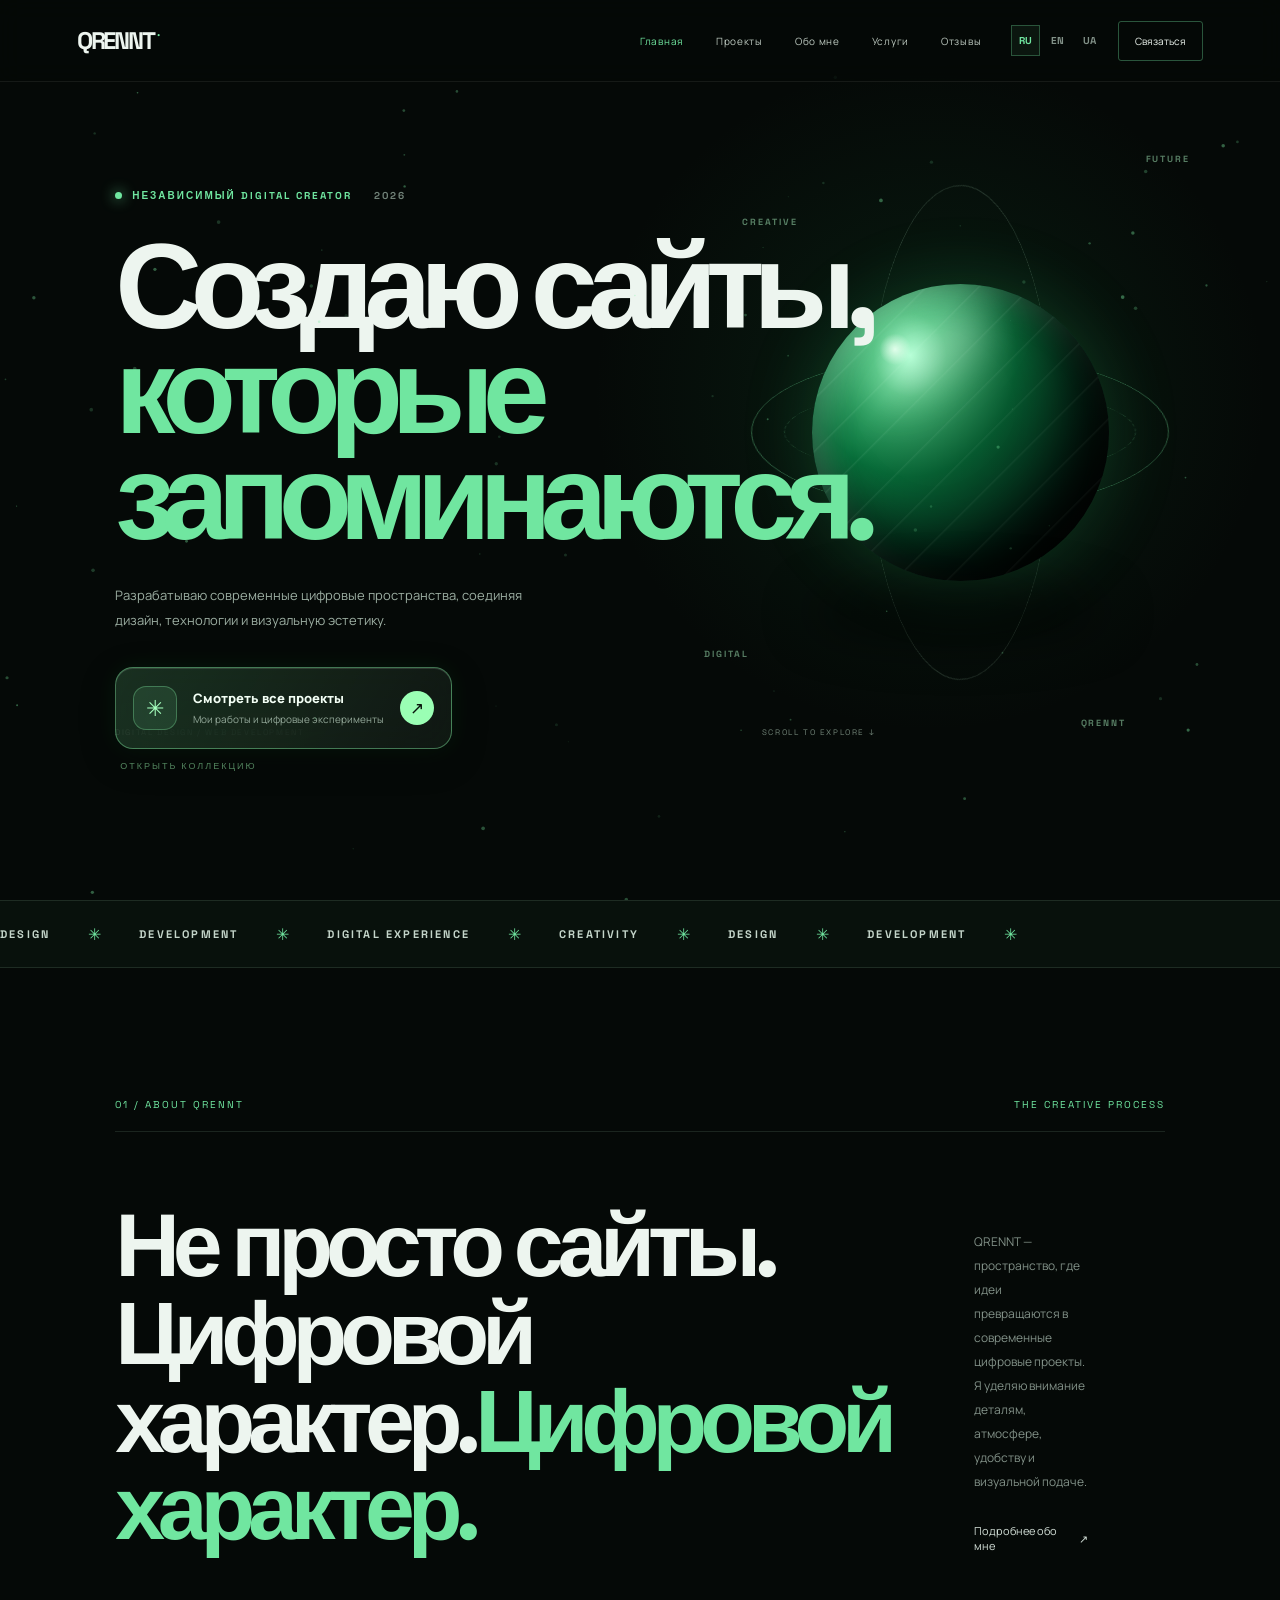
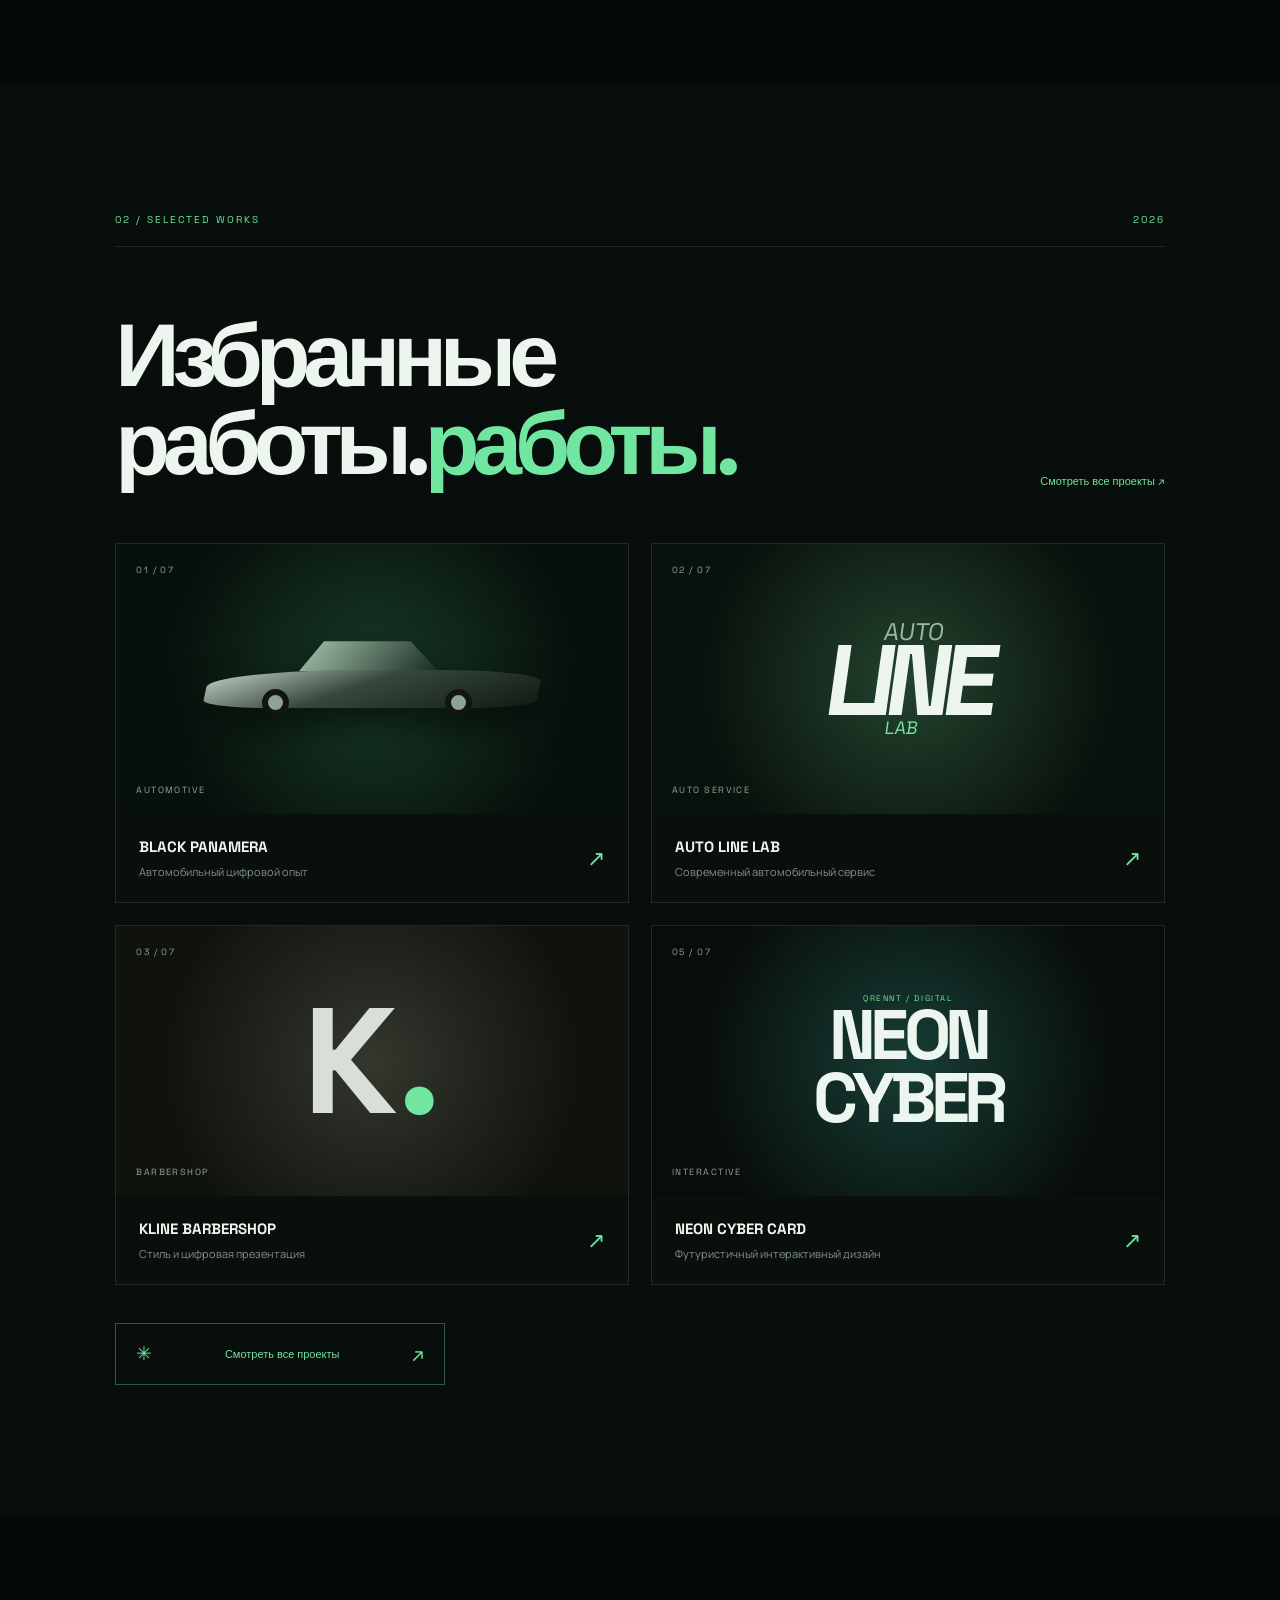
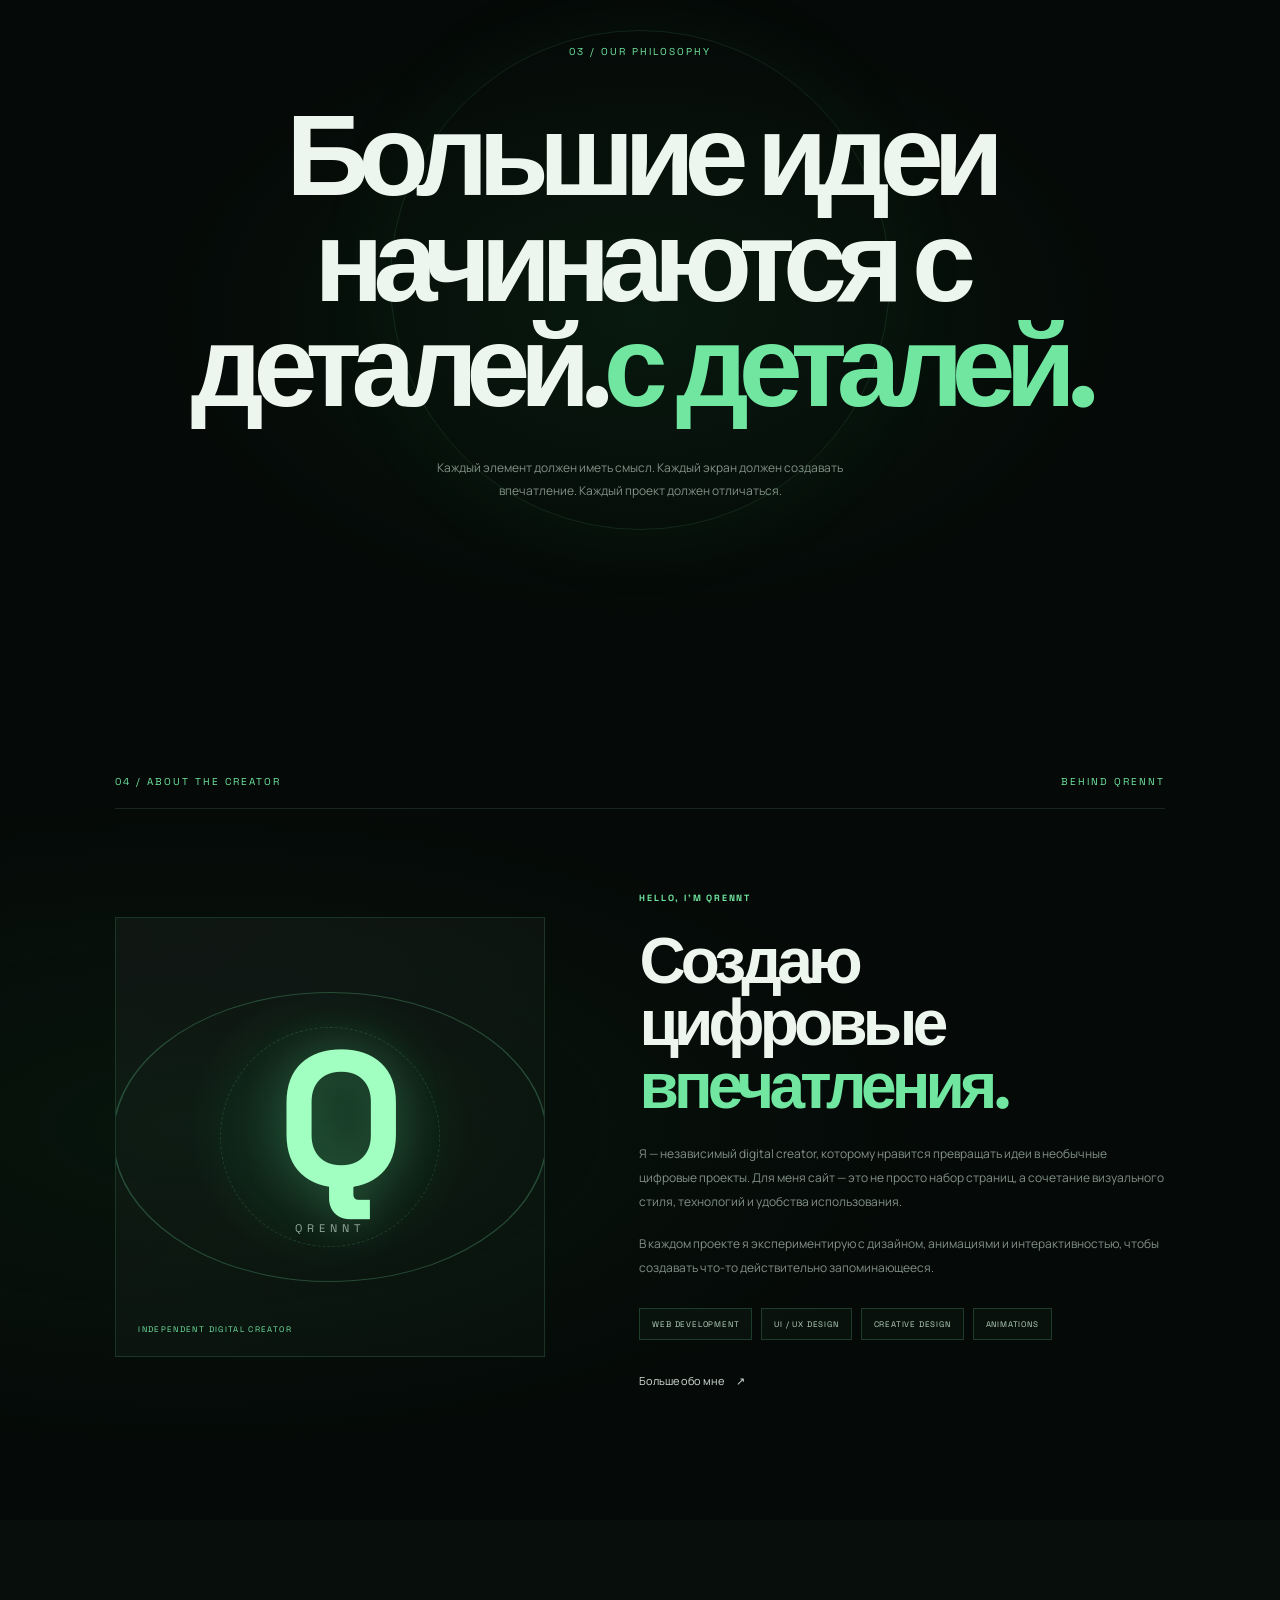
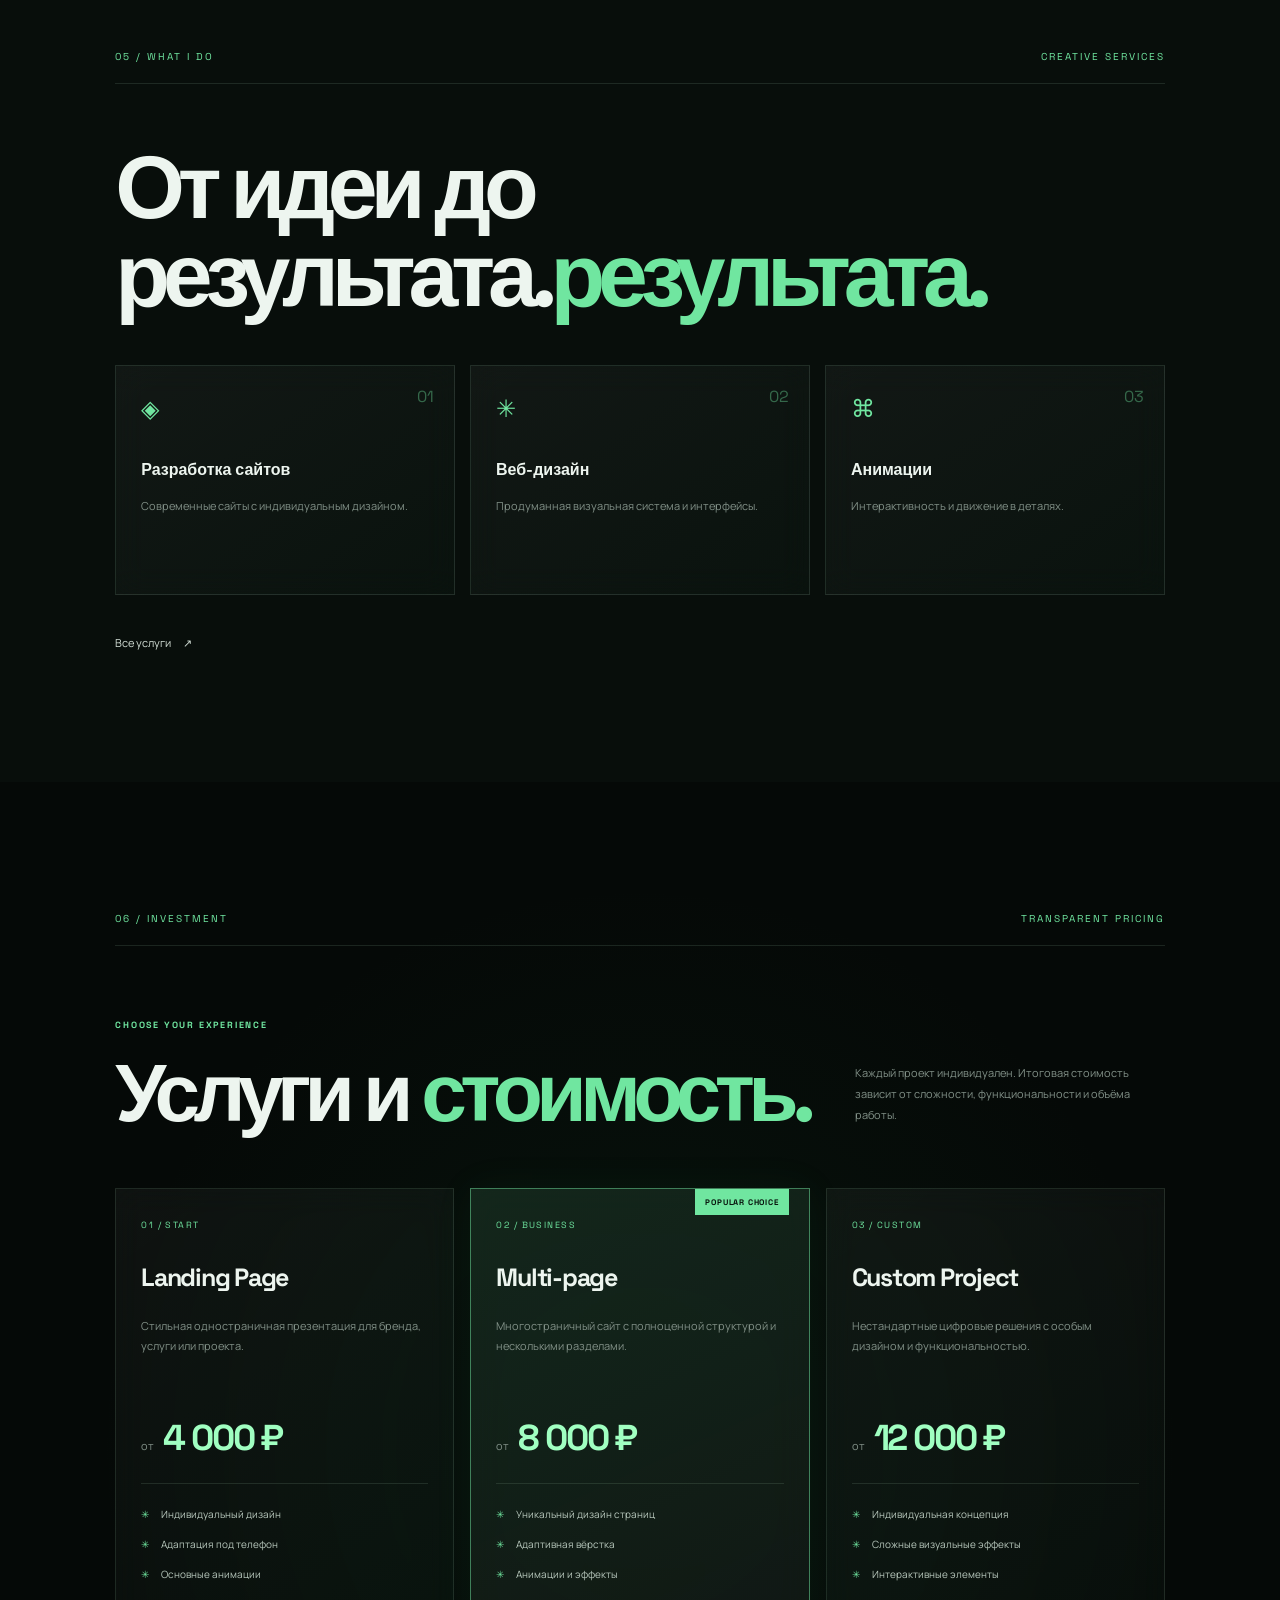
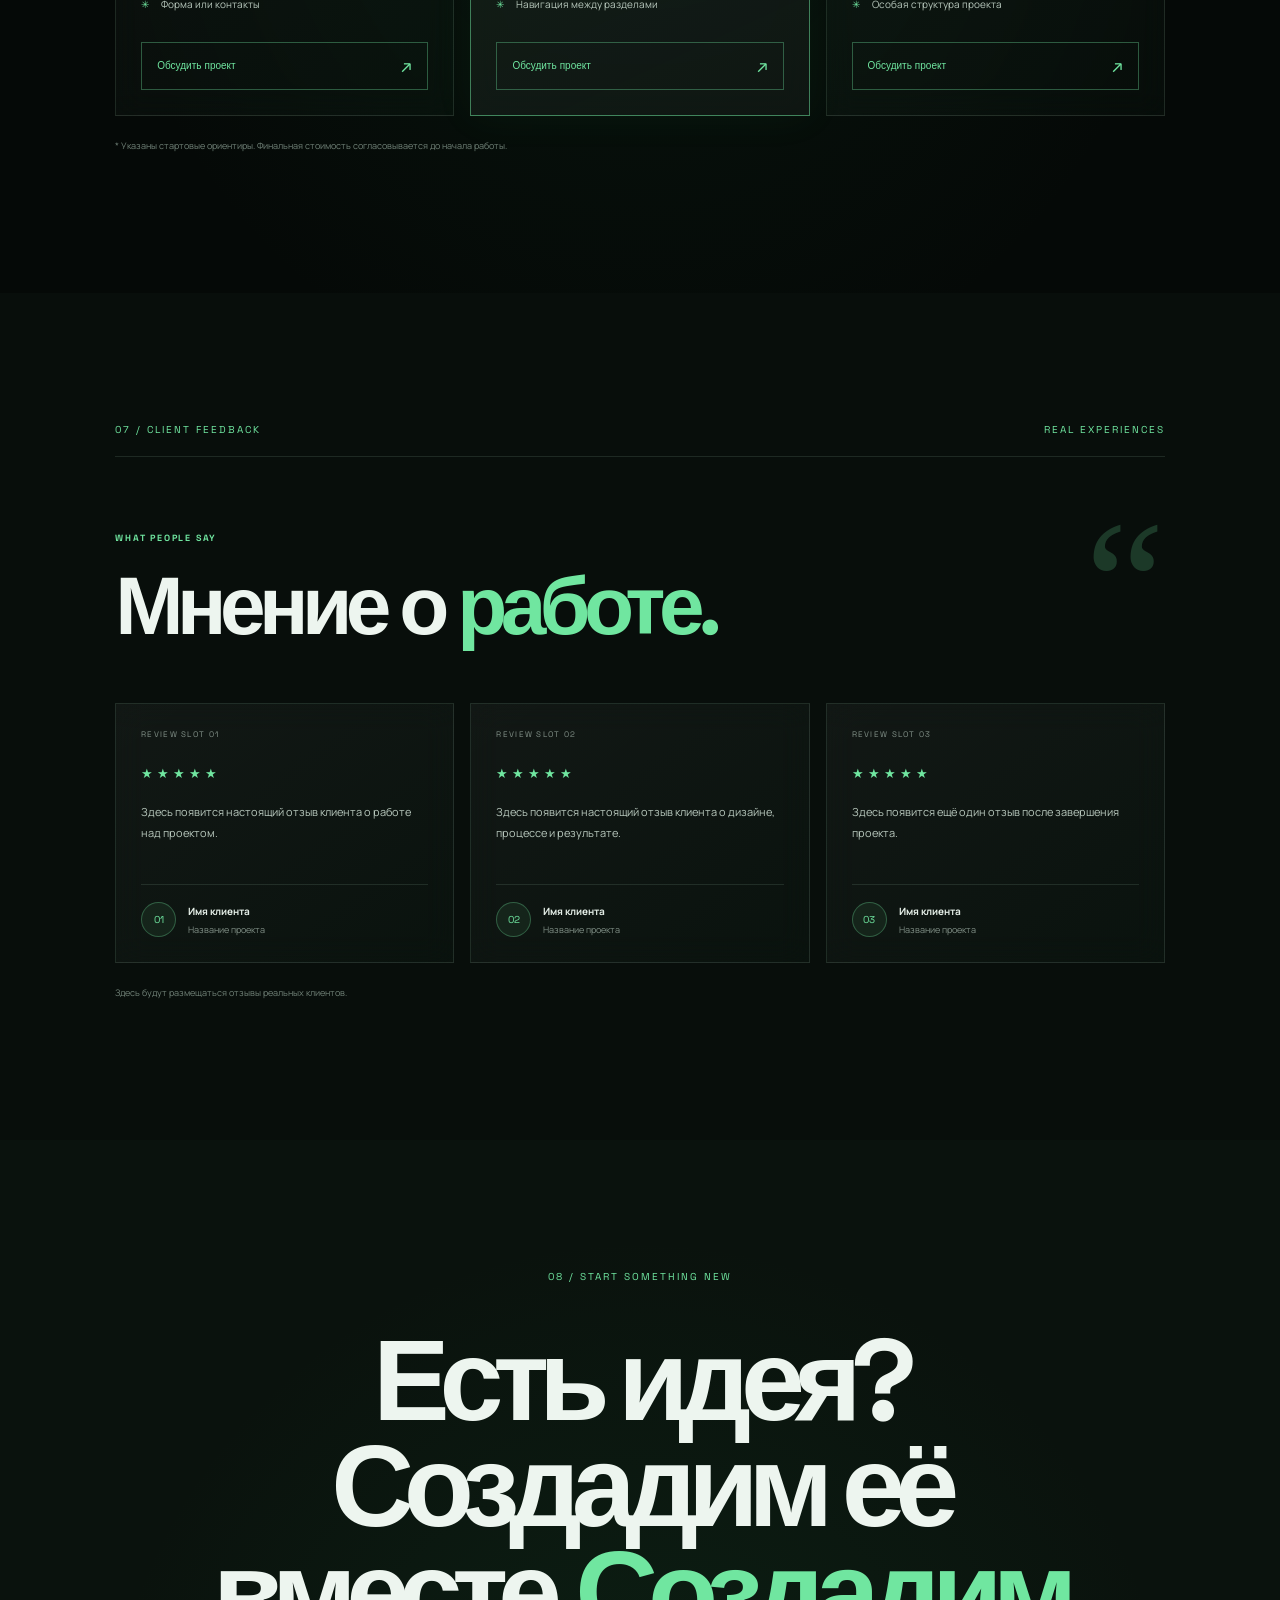
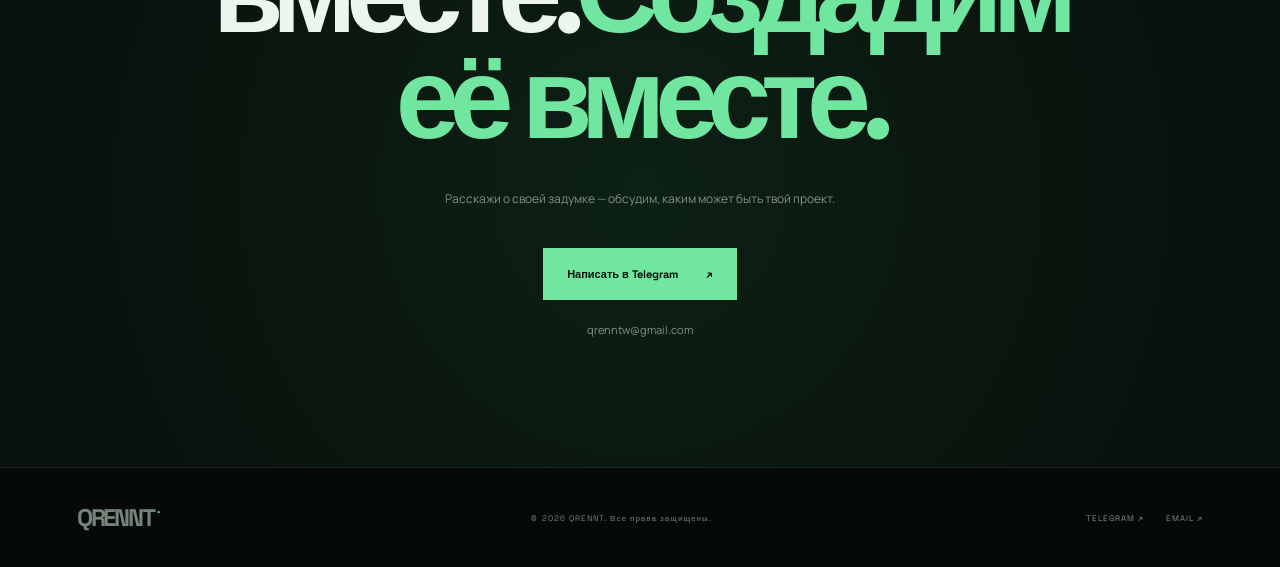
<file: index.html>
<!DOCTYPE html>
<html lang="ru">
  <link rel="stylesheet" href="symbols.css">
<head>
  <meta charset="UTF-8">
  <meta name="viewport" content="width=device-width, initial-scale=1.0">
  <meta name="theme-color" content="#050806">

  <title>QRENNT — Digital Experiences</title>
  <meta name="description" content="QRENNT — создание современных сайтов, цифрового дизайна и интерактивных проектов.">

  <link rel="preconnect" href="https://fonts.googleapis.com">
  <link rel="preconnect" href="https://fonts.gstatic.com" crossorigin>
  <link href="https://fonts.googleapis.com/css2?family=Manrope:wght@400;500;600;700;800&family=Space+Grotesk:wght@400;500;600;700&display=swap" rel="stylesheet">

  <link rel="stylesheet" href="style.css">
  <script src="script.js" defer></script>
</head>

<body>

  <canvas id="particles"></canvas>

  <div class="ambient ambient-one"></div>
  <div class="ambient ambient-two"></div>

  <!-- HEADER -->

  <header class="site-header">

    <a href="index.html" class="logo">
      QRENNT<span>.</span>
    </a>

    <button class="menu-toggle" id="menuToggle" aria-label="Открыть меню">
      <span></span>
      <span></span>
    </button>

    <nav class="nav" id="mainNav">
      <a href="index.html" class="active" data-i18n="navHome">Главная</a>
      <a href="projects.html" data-i18n="navProjects">Проекты</a>
      <a href="about.html" data-i18n="navAbout">Обо мне</a>
      <a href="services.html" data-i18n="navServices">Услуги</a>
      <a href="reviews.html" data-i18n="navReviews">Отзывы</a>
    </nav>

    <div class="header-right">

      <div class="language-switch">
        <button class="lang active" data-lang="ru">RU</button>
        <button class="lang" data-lang="en">EN</button>
        <button class="lang" data-lang="ua">UA</button>
      </div>

      <a
        href="https://t.me/qrennt_workich"
        target="_blank"
        rel="noopener"
        class="header-contact"
        data-i18n="contact"
      >
        Связаться ↗︎
      </a>

    </div>

  </header>


  <main>

    <!-- HERO -->

    <section class="hero">

      <div class="hero-content">

        <div class="hero-topline">
          <span class="status-dot"></span>
          <span data-i18n="eyebrow">INDEPENDENT DIGITAL CREATOR</span>
          <span class="hero-year">2026</span>
        </div>

        <h1>
          <span data-i18n="heroLine1">Создаю сайты,</span>
          <br>
          <span class="gradient-text" data-i18n="heroLine2">
            которые запоминаются.
          </span>
        </h1>

        <p class="hero-description" data-i18n="heroDescription">
          Разрабатываю современные цифровые пространства,
          соединяя дизайн, технологии и визуальную эстетику.
        </p>

        <div class="hero-project-action">

          <a href="projects.html" class="all-projects-button">

            <span class="button-icon">✳︎</span>

            <span class="button-text">
              <strong data-i18n="allProjects">
                Смотреть все проекты
              </strong>

              <small data-i18n="projectsSubtitle">
                Мои работы и цифровые эксперименты
              </small>
            </span>

            <span class="button-arrow">↗︎</span>

          </a>

          <span class="button-hint" data-i18n="clickToExplore">
            ОТКРЫТЬ КОЛЛЕКЦИЮ
          </span>

        </div>

        <div class="hero-bottom-info">
          <span data-i18n="location">DIGITAL DESIGN / WEB DEVELOPMENT</span>
          <span>SCROLL TO EXPLORE ↓</span>
        </div>

      </div>


      <!-- EMERALD OBJECT -->

      <div class="hero-visual">

        <div class="orb-scene">

          <div class="orb-ring ring-one"></div>
          <div class="orb-ring ring-two"></div>
          <div class="orb-ring ring-three"></div>

          <div class="orb-core">
            <div class="orb-highlight"></div>
            <div class="orb-inner"></div>
          </div>

          <div class="orb-shadow"></div>

        </div>

        <span class="floating-word floating-one">CREATIVE</span>
        <span class="floating-word floating-two">DIGITAL</span>
        <span class="floating-word floating-three">FUTURE</span>
        <span class="floating-word floating-four">QRENNT</span>

      </div>

    </section>


    <!-- MARQUEE -->

    <section class="marquee-section">

      <div class="marquee-track">
        <span>DESIGN</span>
        <i>✳︎</i>
        <span>DEVELOPMENT</span>
        <i>✳︎</i>
        <span>DIGITAL EXPERIENCE</span>
        <i>✳︎</i>
        <span>CREATIVITY</span>
        <i>✳︎</i>
        <span>DESIGN</span>
        <i>✳︎</i>
        <span>DEVELOPMENT</span>
        <i>✳︎</i>
      </div>

    </section>


    <!-- INTRO -->

    <section class="intro-section reveal">

      <div class="section-label">
        <span>01 / ABOUT QRENNT</span>
        <span>THE CREATIVE PROCESS</span>
      </div>

      <div class="intro-grid">

        <h2 data-i18n="introTitle">
          Не просто сайты.
          <span class="gradient-text">Цифровой характер.</span>
        </h2>

        <div class="intro-text">
          <p data-i18n="introText">
            QRENNT — пространство, где идеи превращаются
            в современные цифровые проекты. Я уделяю внимание
            деталям, атмосфере, удобству и визуальной подаче.
          </p>

          <a href="about.html" class="text-link">
            <span data-i18n="aboutMore">Подробнее обо мне</span>
            <span>↗︎</span>
          </a>
        </div>

      </div>

    </section>


    <!-- SELECTED PROJECTS -->

    <section class="featured-section" id="featured">

      <div class="section-label">
        <span>02 / SELECTED WORKS</span>
        <span>2026</span>
      </div>

      <div class="featured-heading">
        <h2 data-i18n="featuredTitle">
          Избранные <span class="gradient-text">работы.</span>
        </h2>

        <a href="projects.html" class="view-all-link">
          <span data-i18n="allProjects">Смотреть все проекты</span>
          <span>↗︎</span>
        </a>
      </div>


      <div class="featured-grid">

        <a href="projects/3d-car-site/index.html" class="featured-card reveal">
          <div class="featured-image featured-car">
            <span class="featured-number">01 / 07</span>
            <div class="mini-car">
              <div class="mini-car-window"></div>
              <div class="mini-car-body"></div>
              <div class="mini-wheel"></div>
              <div class="mini-wheel second-wheel"></div>
            </div>
            <span class="featured-category">AUTOMOTIVE</span>
          </div>

          <div class="featured-info">
            <div>
              <h3>BLACK PANAMERA</h3>
              <p data-i18n="featuredCar">Автомобильный цифровой опыт</p>
            </div>
            <span class="featured-arrow">↗︎</span>
          </div>
        </a>


        <a href="projects/AUTO-LINE-LAB/index.html" class="featured-card reveal">
          <div class="featured-image featured-auto">
            <span class="featured-number">02 / 07</span>
            <div class="auto-art">
              <span>AUTO</span>
              <strong>LINE</strong>
              <i>LAB</i>
            </div>
            <span class="featured-category">AUTO SERVICE</span>
          </div>

          <div class="featured-info">
            <div>
              <h3>AUTO LINE LAB</h3>
              <p data-i18n="featuredAuto">Современный автомобильный сервис</p>
            </div>
            <span class="featured-arrow">↗︎</span>
          </div>
        </a>


        <a href="projects/БАРБЕРШОП/index.html" class="featured-card reveal">
          <div class="featured-image featured-barber">
            <span class="featured-number">03 / 07</span>
            <div class="barber-art">K<span>.</span></div>
            <span class="featured-category">BARBERSHOP</span>
          </div>

          <div class="featured-info">
            <div>
              <h3>KLINE BARBERSHOP</h3>
              <p data-i18n="featuredBarber">Стиль и цифровая презентация</p>
            </div>
            <span class="featured-arrow">↗︎</span>
          </div>
        </a>


        <a href="projects/neon-cyber-card/index.html" class="featured-card reveal">
          <div class="featured-image featured-cyber">
            <span class="featured-number">05 / 07</span>
            <div class="cyber-art">
              <small>QRENNT / DIGITAL</small>
              <strong>NEON<br>CYBER</strong>
            </div>
            <span class="featured-category">INTERACTIVE</span>
          </div>

          <div class="featured-info">
            <div>
              <h3>NEON CYBER CARD</h3>
              <p data-i18n="featuredCyber">Футуристичный интерактивный дизайн</p>
            </div>
            <span class="featured-arrow">↗︎</span>
          </div>
        </a>

      </div>


      <a href="projects.html" class="all-projects-bottom">
        <span class="bottom-button-icon">✳︎</span>
        <span data-i18n="allProjects">Смотреть все проекты</span>
        <span class="bottom-button-arrow">↗︎</span>
      </a>

    </section>


    <!-- MANIFESTO -->

    <section class="manifesto-section reveal">

      <div class="manifesto-orb"></div>

      <span class="section-label">03 / OUR PHILOSOPHY</span>

      <h2 data-i18n="manifestoTitle">
        Большие идеи начинаются
        <span class="gradient-text">с деталей.</span>
      </h2>

      <p data-i18n="manifestoText">
        Каждый элемент должен иметь смысл.
        Каждый экран должен создавать впечатление.
        Каждый проект должен отличаться.
      </p>

    </section>


    <!-- ABOUT ME -->

    <section class="about-me-section reveal" id="about">

      <div class="section-label">
        <span>04 / ABOUT THE CREATOR</span>
        <span>BEHIND QRENNT</span>
      </div>

      <div class="about-me-grid">

        <div class="about-me-visual">
          <div class="about-orbit orbit-one"></div>
          <div class="about-orbit orbit-two"></div>

          <div class="about-monogram">
            <span>Q</span>
            <i>QRENNT</i>
          </div>

          <span class="about-visual-caption">INDEPENDENT DIGITAL CREATOR</span>
        </div>

        <div class="about-me-content">

          <span class="about-kicker">HELLO, I'M QRENNT</span>

          <h2>
            Создаю цифровые
            <span class="gradient-text">впечатления.</span>
          </h2>

          <p>
            Я — независимый digital creator, которому нравится
            превращать идеи в необычные цифровые проекты.
            Для меня сайт — это не просто набор страниц,
            а сочетание визуального стиля, технологий
            и удобства использования.
          </p>

          <p>
            В каждом проекте я экспериментирую с дизайном,
            анимациями и интерактивностью, чтобы создавать
            что-то действительно запоминающееся.
          </p>

          <div class="about-skills">
            <span>WEB DEVELOPMENT</span>
            <span>UI / UX DESIGN</span>
            <span>CREATIVE DESIGN</span>
            <span>ANIMATIONS</span>
          </div>

          <a href="about.html" class="text-link">
            <span>Больше обо мне</span>
            <span>↗︎</span>
          </a>

        </div>

      </div>

    </section>


    <!-- SERVICES PREVIEW -->

    <section class="services-preview reveal">

      <div class="section-label">
        <span>05 / WHAT I DO</span>
        <span>CREATIVE SERVICES</span>
      </div>

      <h2 data-i18n="servicesTitle">
        От идеи до <span class="gradient-text">результата.</span>
      </h2>

      <div class="service-mini-grid">

        <div class="service-mini glass-panel">
          <span class="service-icon">◈</span>
          <h3 data-i18n="serviceOne">Разработка сайтов</h3>
          <p data-i18n="serviceOneText">Современные сайты с индивидуальным дизайном.</p>
          <span class="service-index">01</span>
        </div>

        <div class="service-mini glass-panel">
          <span class="service-icon">✳︎</span>
          <h3 data-i18n="serviceTwo">Веб-дизайн</h3>
          <p data-i18n="serviceTwoText">Продуманная визуальная система и интерфейсы.</p>
          <span class="service-index">02</span>
        </div>

        <div class="service-mini glass-panel">
          <span class="service-icon">⌘</span>
          <h3 data-i18n="serviceThree">Анимации</h3>
          <p data-i18n="serviceThreeText">Интерактивность и движение в деталях.</p>
          <span class="service-index">03</span>
        </div>

      </div>

      <a href="services.html" class="text-link">
        <span data-i18n="allServices">Все услуги</span>
        <span>↗︎</span>
      </a>

    </section>


    <!-- PRICING -->

    <section class="pricing-section reveal" id="pricing">

      <div class="section-label">
        <span>06 / INVESTMENT</span>
        <span>TRANSPARENT PRICING</span>
      </div>

      <div class="pricing-heading">
        <div>
          <span class="pricing-kicker">CHOOSE YOUR EXPERIENCE</span>
          <h2>
            Услуги и
            <span class="gradient-text">стоимость.</span>
          </h2>
        </div>

        <p>
          Каждый проект индивидуален.
          Итоговая стоимость зависит от сложности,
          функциональности и объёма работы.
        </p>
      </div>

      <div class="pricing-grid">

        <article class="pricing-card glass-panel">

          <span class="pricing-number">01 / START</span>
          <h3>Landing Page</h3>

          <p class="pricing-description">
            Стильная одностраничная презентация
            для бренда, услуги или проекта.
          </p>

          <div class="pricing-price">
            <span>от</span>
            <strong>4 000 ₽</strong>
          </div>

          <ul>
            <li>Индивидуальный дизайн</li>
            <li>Адаптация под телефон</li>
            <li>Основные анимации</li>
            <li>Форма или контакты</li>
          </ul>

          <a href="https://t.me/qrennt_workich"
             target="_blank"
             rel="noopener"
             class="pricing-button">
            Обсудить проект <span>↗︎</span>
          </a>

        </article>


        <article class="pricing-card pricing-featured glass-panel">

          <span class="pricing-popular">POPULAR CHOICE</span>
          <span class="pricing-number">02 / BUSINESS</span>

          <h3>Multi-page</h3>

          <p class="pricing-description">
            Многостраничный сайт с полноценной
            структурой и несколькими разделами.
          </p>

          <div class="pricing-price">
            <span>от</span>
            <strong>8 000 ₽</strong>
          </div>

          <ul>
            <li>Уникальный дизайн страниц</li>
            <li>Адаптивная вёрстка</li>
            <li>Анимации и эффекты</li>
            <li>Навигация между разделами</li>
          </ul>

          <a href="https://t.me/qrennt_workich"
             target="_blank"
             rel="noopener"
             class="pricing-button">
            Обсудить проект <span>↗︎</span>
          </a>

        </article>


        <article class="pricing-card glass-panel">

          <span class="pricing-number">03 / CUSTOM</span>
          <h3>Custom Project</h3>

          <p class="pricing-description">
            Нестандартные цифровые решения
            с особым дизайном и функциональностью.
          </p>

          <div class="pricing-price">
            <span>от</span>
            <strong>12 000 ₽</strong>
          </div>

          <ul>
            <li>Индивидуальная концепция</li>
            <li>Сложные визуальные эффекты</li>
            <li>Интерактивные элементы</li>
            <li>Особая структура проекта</li>
          </ul>

          <a href="https://t.me/qrennt_workich"
             target="_blank"
             rel="noopener"
             class="pricing-button">
            Обсудить проект <span>↗︎</span>
          </a>

        </article>

      </div>

      <p class="pricing-note">
        * Указаны стартовые ориентиры. Финальная стоимость
        согласовывается до начала работы.
      </p>

    </section>


    <!-- REVIEWS -->

    <section class="reviews-section reveal" id="reviews">

      <div class="section-label">
        <span>07 / CLIENT FEEDBACK</span>
        <span>REAL EXPERIENCES</span>
      </div>

      <div class="reviews-heading">
        <div>
          <span class="pricing-kicker">WHAT PEOPLE SAY</span>
          <h2>
            Мнение о
            <span class="gradient-text">работе.</span>
          </h2>
        </div>

        <span class="reviews-symbol">“</span>
      </div>

      <div class="reviews-grid">

        <article class="review-card glass-panel">
          <span class="review-status">REVIEW SLOT 01</span>
          <div class="review-stars">★︎★︎★︎★︎★︎</div>

          <p>
            Здесь появится настоящий отзыв клиента
            о работе над проектом.
          </p>

          <div class="review-author">
            <div class="review-avatar">01</div>
            <div>
              <strong>Имя клиента</strong>
              <span>Название проекта</span>
            </div>
          </div>
        </article>


        <article class="review-card glass-panel">
          <span class="review-status">REVIEW SLOT 02</span>
          <div class="review-stars">★︎★︎★︎★︎★︎</div>

          <p>
            Здесь появится настоящий отзыв клиента
            о дизайне, процессе и результате.
          </p>

          <div class="review-author">
            <div class="review-avatar">02</div>
            <div>
              <strong>Имя клиента</strong>
              <span>Название проекта</span>
            </div>
          </div>
        </article>


        <article class="review-card glass-panel">
          <span class="review-status">REVIEW SLOT 03</span>
          <div class="review-stars">★︎★︎★︎★︎★︎</div>

          <p>
            Здесь появится ещё один отзыв
            после завершения проекта.
          </p>

          <div class="review-author">
            <div class="review-avatar">03</div>
            <div>
              <strong>Имя клиента</strong>
              <span>Название проекта</span>
            </div>
          </div>
        </article>

      </div>

      <p class="reviews-note">
        Здесь будут размещаться отзывы реальных клиентов.
      </p>

    </section>


    <!-- CONTACT CTA -->

    <section class="contact-section reveal">

      <span class="section-label">08 / START SOMETHING NEW</span>

      <h2 data-i18n="contactTitle">
        Есть идея?
        <span class="gradient-text">Создадим её вместе.</span>
      </h2>

      <p data-i18n="contactText">
        Расскажи о своей задумке — обсудим, каким может быть твой проект.
      </p>

      <a
        href="https://t.me/qrennt_workich"
        target="_blank"
        rel="noopener"
        class="contact-main-button"
      >
        <span data-i18n="contactButton">Написать в Telegram</span>
        <span>↗︎</span>
      </a>

      <a href="mailto:qrenntw@gmail.com" class="email-link">
        qrenntw@gmail.com
      </a>

    </section>

  </main>


  <!-- FOOTER -->

  <footer class="footer">

    <a href="index.html" class="logo">
      QRENNT<span>.</span>
    </a>

    <span>© 2026 QRENNT. <span data-i18n="rights">Все права защищены.</span></span>

    <div class="footer-links">
      <a href="https://t.me/qrennt_workich" target="_blank" rel="noopener">TELEGRAM ↗︎</a>
      <a href="mailto:qrenntw@gmail.com">EMAIL ↗︎</a>
    </div>

  </footer>

</body>
</html>
</file>
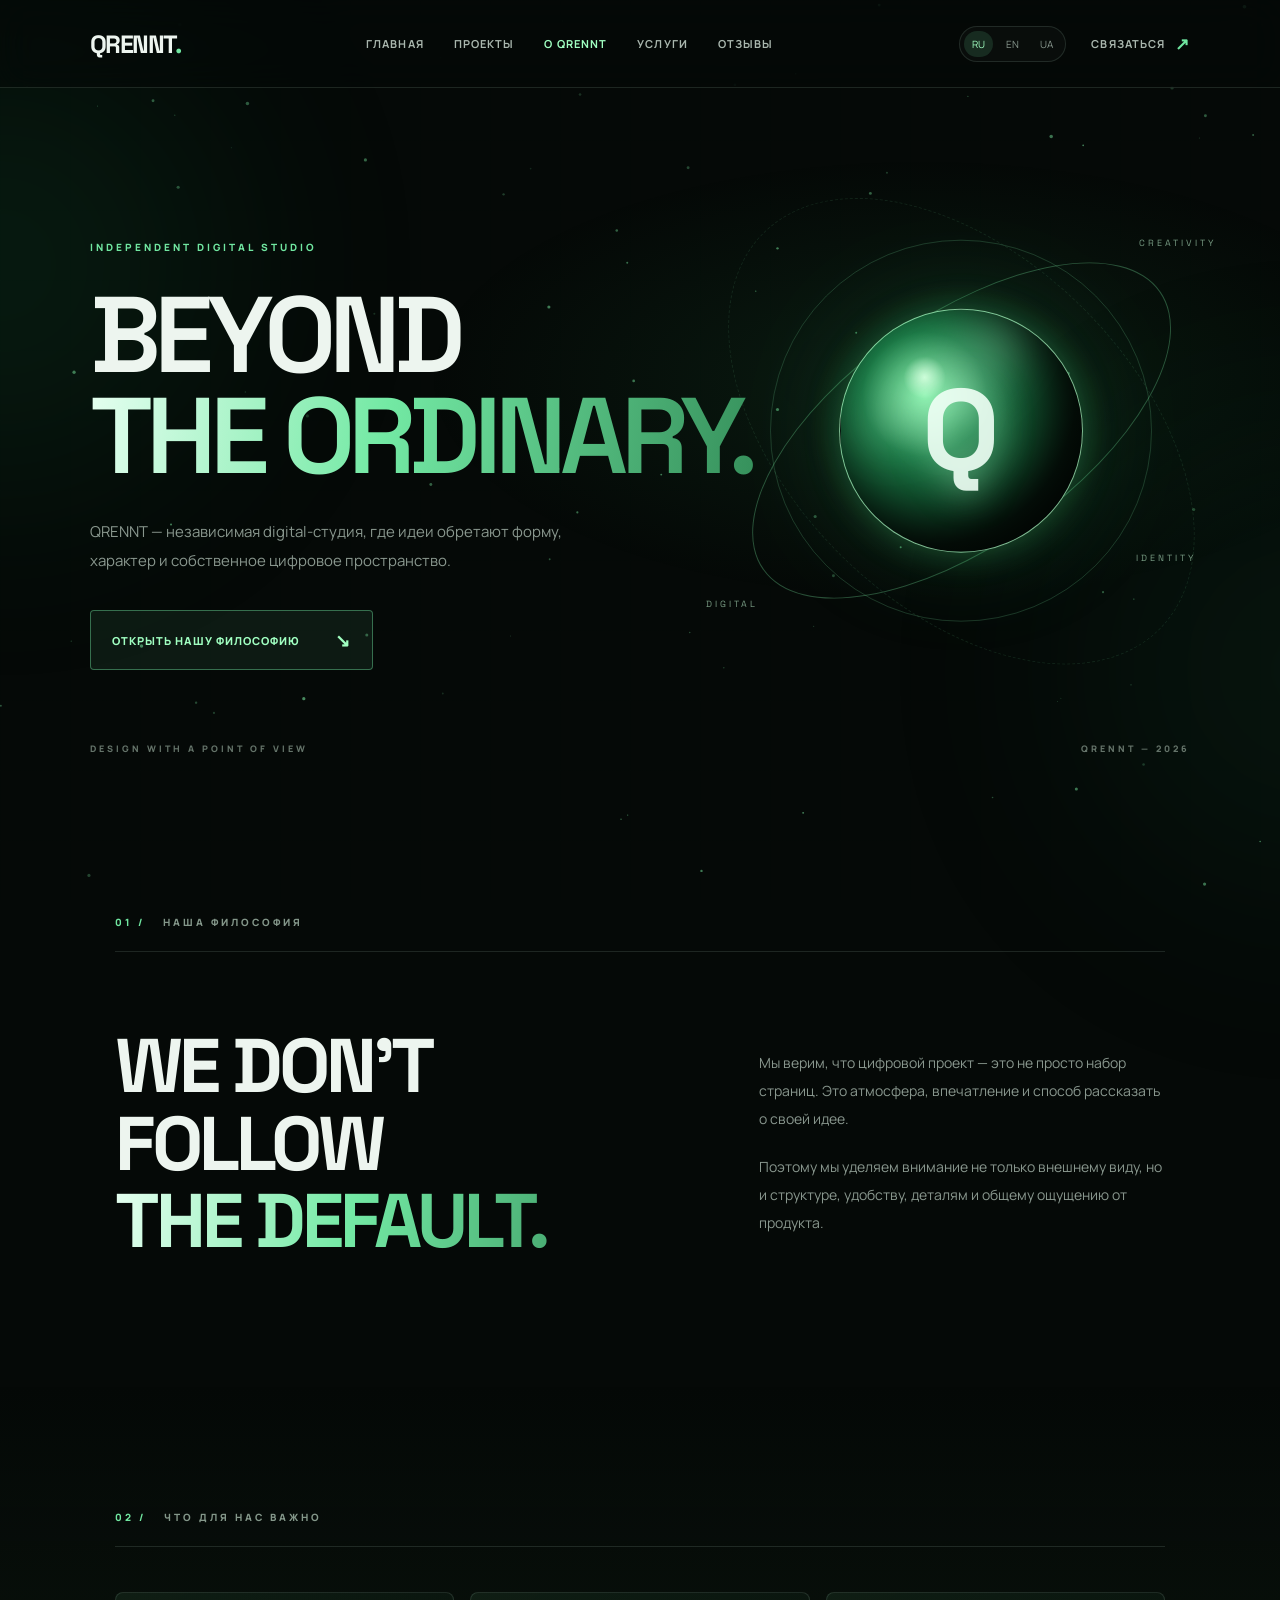
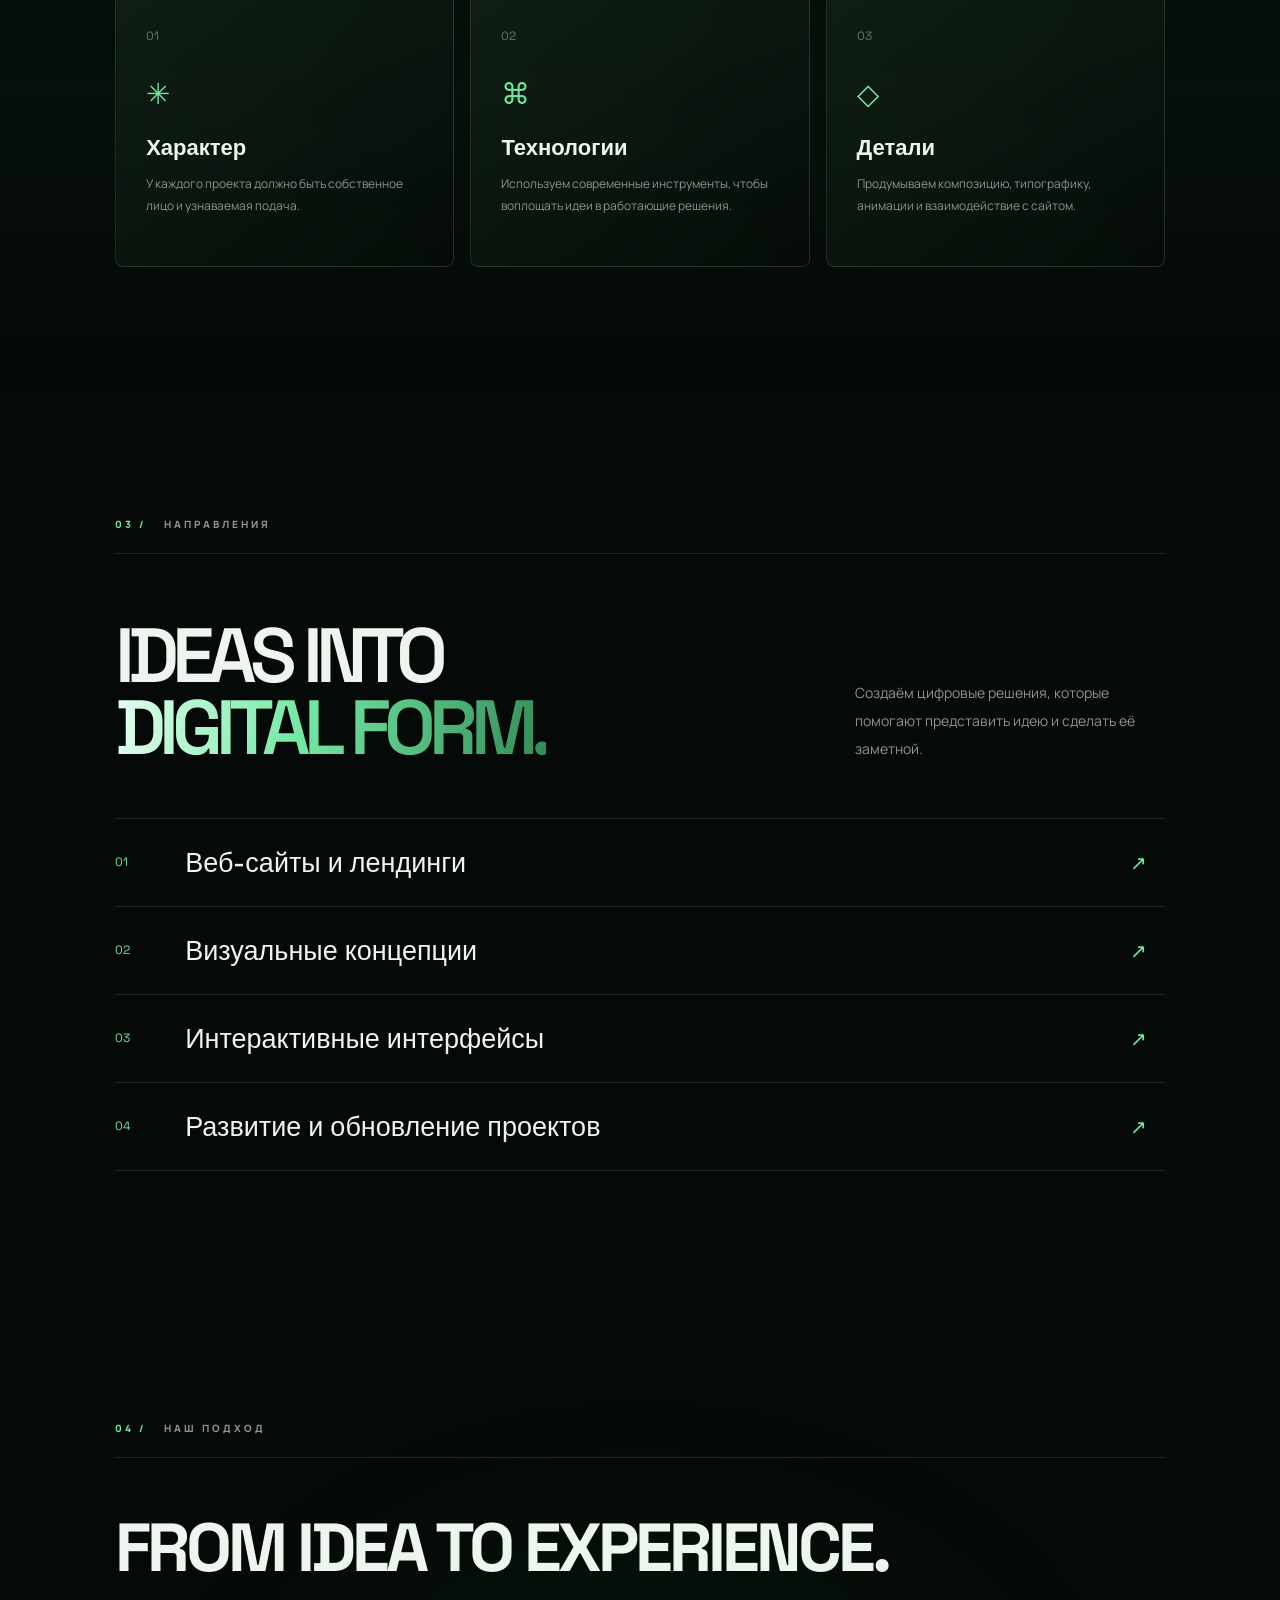
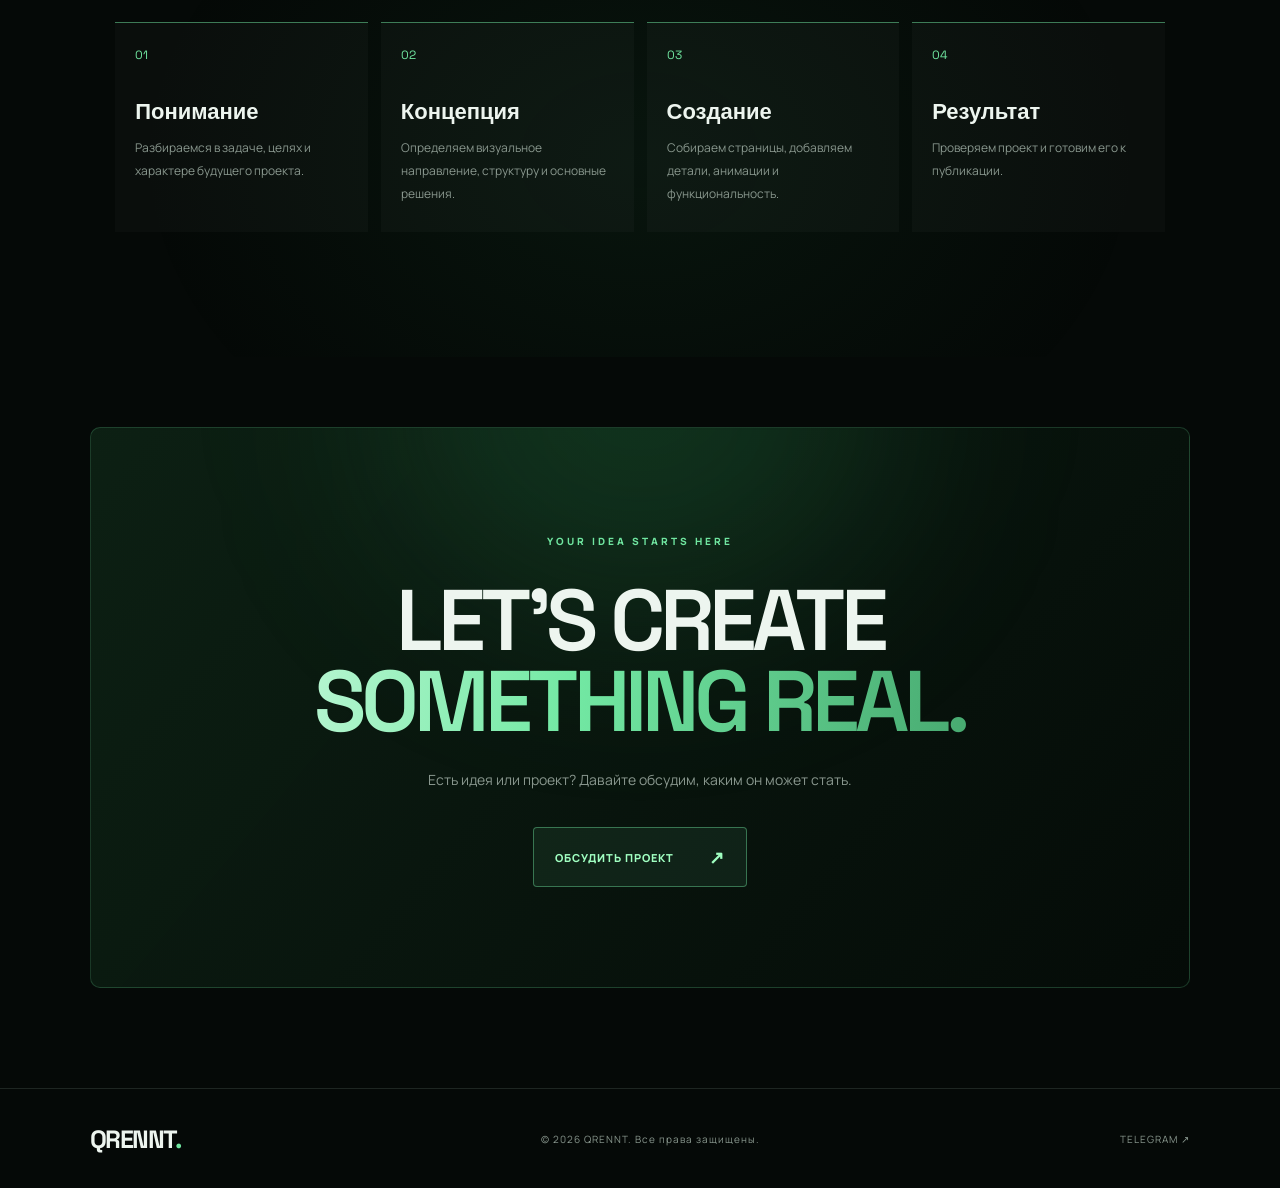
<file: about.html>
<!DOCTYPE html>
<html lang="ru">
<head>
  <meta charset="UTF-8">
  <meta name="viewport" content="width=device-width, initial-scale=1.0">
  <meta name="theme-color" content="#050907">
  <meta name="description" content="QRENNT — независимая digital-студия. Наша философия, подход и взгляд на создание цифровых проектов.">
  <title>About QRENNT — Independent Digital Studio</title>

  <link rel="preconnect" href="https://fonts.googleapis.com">
  <link rel="preconnect" href="https://fonts.gstatic.com" crossorigin>
  <link href="https://fonts.googleapis.com/css2?family=Manrope:wght@400;500;600;700;800&family=Space+Grotesk:wght@400;500;600;700&display=swap" rel="stylesheet">

  <link rel="stylesheet" href="about.css">
  <script src="about.js" defer></script>
</head>
<body>

  <canvas id="particles"></canvas>
  <div class="ambient ambient-one"></div>
  <div class="ambient ambient-two"></div>

  <header class="site-header">
    <a class="logo" href="index.html" aria-label="QRENNT — главная">
      QRENNT<span>.</span>
    </a>

    <button class="menu-toggle" id="menuToggle" aria-label="Открыть меню" aria-expanded="false">
      <span></span><span></span>
    </button>

    <nav class="main-nav" id="nav">
      <a href="index.html" data-i18n="navHome">Главная</a>
      <a href="projects.html" data-i18n="navProjects">Проекты</a>
      <a href="about.html" class="active" data-i18n="navAbout">О QRENNT</a>
      <a href="services.html" data-i18n="navServices">Услуги</a>
      <a href="reviews.html" data-i18n="navReviews">Отзывы</a>
    </nav>

    <div class="header-right">
      <div class="language-switcher" aria-label="Выбор языка">
        <button type="button" data-lang="ru" class="active" aria-pressed="true">RU</button>
        <button type="button" data-lang="en" aria-pressed="false">EN</button>
        <button type="button" data-lang="ua" aria-pressed="false">UA</button>
      </div>
      <a class="header-contact" href="https://t.me/qrennt_workich" target="_blank" rel="noopener">
        <span data-i18n="navContact">Связаться</span>
        <span class="arrow">↗</span>
      </a>
    </div>
  </header>

  <main>
    <!-- HERO -->
    <section class="about-hero">
      <div class="hero-grid"></div>

      <div class="hero-content">
        <div class="eyebrow" data-i18n="eyebrow">
          INDEPENDENT DIGITAL STUDIO
        </div>

        <h1>
          <span data-i18n="heroLine1">BEYOND</span>
          <span class="gradient-text" data-i18n="heroLine2">THE ORDINARY.</span>
        </h1>

        <p class="hero-description" data-i18n="heroText">
          QRENNT — независимая digital-студия, где идеи обретают форму,
          характер и собственное цифровое пространство.
        </p>

        <a href="#philosophy" class="primary-button">
          <span data-i18n="discover">Открыть нашу философию</span>
          <span>↘</span>
        </a>
      </div>

      <div class="hero-visual" aria-hidden="true">
        <div class="orb-ring ring-one"></div>
        <div class="orb-ring ring-two"></div>
        <div class="orb-ring ring-three"></div>

        <div class="orb-core">
          <div class="orb-light"></div>
          <div class="orb-center">Q</div>
        </div>

        <span class="floating-label label-one">CREATIVITY</span>
        <span class="floating-label label-two">DIGITAL</span>
        <span class="floating-label label-three">IDENTITY</span>
      </div>

      <div class="hero-bottom">
        <span data-i18n="heroBottom">DESIGN WITH A POINT OF VIEW</span>
        <span>QRENNT — 2026</span>
      </div>
    </section>

    <!-- INTRO -->
    <section class="section philosophy-section reveal" id="philosophy">
      <div class="section-topline">
        <span class="section-number">01 /</span>
        <span data-i18n="philosophyLabel">НАША ФИЛОСОФИЯ</span>
      </div>

      <div class="philosophy-grid">
        <h2>
          <span data-i18n="philosophyLine1">WE DON'T FOLLOW</span>
          <span class="gradient-text" data-i18n="philosophyLine2">THE DEFAULT.</span>
        </h2>

        <div class="philosophy-copy">
          <p data-i18n="philosophyText">
            Мы верим, что цифровой проект — это не просто набор страниц.
            Это атмосфера, впечатление и способ рассказать о своей идее.
          </p>
          <p data-i18n="philosophyTextTwo">
            Поэтому мы уделяем внимание не только внешнему виду,
            но и структуре, удобству, деталям и общему ощущению от продукта.
          </p>
        </div>
      </div>
    </section>

    <!-- VALUES -->
    <section class="section values-section reveal">
      <div class="section-topline">
        <span class="section-number">02 /</span>
        <span data-i18n="valuesLabel">ЧТО ДЛЯ НАС ВАЖНО</span>
      </div>

      <div class="values-grid">
        <article class="value-card">
          <span class="value-index">01</span>
          <div class="value-icon">✳</div>
          <h3 data-i18n="valueOneTitle">Характер</h3>
          <p data-i18n="valueOneText">
            У каждого проекта должно быть собственное лицо и узнаваемая подача.
          </p>
        </article>

        <article class="value-card">
          <span class="value-index">02</span>
          <div class="value-icon">⌘</div>
          <h3 data-i18n="valueTwoTitle">Технологии</h3>
          <p data-i18n="valueTwoText">
            Используем современные инструменты, чтобы воплощать идеи в работающие решения.
          </p>
        </article>

        <article class="value-card">
          <span class="value-index">03</span>
          <div class="value-icon">◇</div>
          <h3 data-i18n="valueThreeTitle">Детали</h3>
          <p data-i18n="valueThreeText">
            Продумываем композицию, типографику, анимации и взаимодействие с сайтом.
          </p>
        </article>
      </div>
    </section>

    <!-- WHAT WE DO -->
    <section class="section direction-section reveal">
      <div class="section-topline">
        <span class="section-number">03 /</span>
        <span data-i18n="directionLabel">НАПРАВЛЕНИЯ</span>
      </div>

      <div class="direction-heading">
        <h2>
          <span data-i18n="directionLine1">IDEAS INTO</span>
          <span class="gradient-text" data-i18n="directionLine2">DIGITAL FORM.</span>
        </h2>
        <p data-i18n="directionText">
          Создаём цифровые решения, которые помогают представить идею
          и сделать её заметной.
        </p>
      </div>

      <div class="direction-list">
        <div class="direction-item">
          <span>01</span>
          <h3 data-i18n="directionOne">Веб-сайты и лендинги</h3>
          <span class="direction-arrow">↗</span>
        </div>
        <div class="direction-item">
          <span>02</span>
          <h3 data-i18n="directionTwo">Визуальные концепции</h3>
          <span class="direction-arrow">↗</span>
        </div>
        <div class="direction-item">
          <span>03</span>
          <h3 data-i18n="directionThree">Интерактивные интерфейсы</h3>
          <span class="direction-arrow">↗</span>
        </div>
        <div class="direction-item">
          <span>04</span>
          <h3 data-i18n="directionFour">Развитие и обновление проектов</h3>
          <span class="direction-arrow">↗</span>
        </div>
      </div>
    </section>

    <!-- PROCESS -->
    <section class="section process-section reveal">
      <div class="section-topline">
        <span class="section-number">04 /</span>
        <span data-i18n="processLabel">НАШ ПОДХОД</span>
      </div>

      <h2 data-i18n="processTitle">FROM IDEA TO EXPERIENCE.</h2>

      <div class="process-grid">
        <article class="process-card">
          <span>01</span>
          <h3 data-i18n="processOneTitle">Понимание</h3>
          <p data-i18n="processOneText">
            Разбираемся в задаче, целях и характере будущего проекта.
          </p>
        </article>

        <article class="process-card">
          <span>02</span>
          <h3 data-i18n="processTwoTitle">Концепция</h3>
          <p data-i18n="processTwoText">
            Определяем визуальное направление, структуру и основные решения.
          </p>
        </article>

        <article class="process-card">
          <span>03</span>
          <h3 data-i18n="processThreeTitle">Создание</h3>
          <p data-i18n="processThreeText">
            Собираем страницы, добавляем детали, анимации и функциональность.
          </p>
        </article>

        <article class="process-card">
          <span>04</span>
          <h3 data-i18n="processFourTitle">Результат</h3>
          <p data-i18n="processFourText">
            Проверяем проект и готовим его к публикации.
          </p>
        </article>
      </div>
    </section>

    <!-- FINAL CTA -->
    <section class="final-cta reveal">
      <div class="cta-glow"></div>
      <span class="cta-label" data-i18n="ctaLabel">YOUR IDEA STARTS HERE</span>

      <h2>
        <span data-i18n="ctaLine1">LET'S CREATE</span>
        <span class="gradient-text" data-i18n="ctaLine2">SOMETHING REAL.</span>
      </h2>

      <p data-i18n="ctaText">
        Есть идея или проект? Давайте обсудим, каким он может стать.
      </p>

      <a href="https://t.me/qrennt_workich" class="primary-button" target="_blank" rel="noopener">
        <span data-i18n="ctaButton">Обсудить проект</span>
        <span>↗</span>
      </a>
    </section>
  </main>

  <footer class="site-footer">
    <a class="logo" href="index.html">QRENNT<span>.</span></a>
    <p>© 2026 QRENNT. <span data-i18n="rights">Все права защищены.</span></p>
    <a href="https://t.me/qrennt_workich" target="_blank" rel="noopener">TELEGRAM ↗</a>
  </footer>

</body>
</html>
</file>
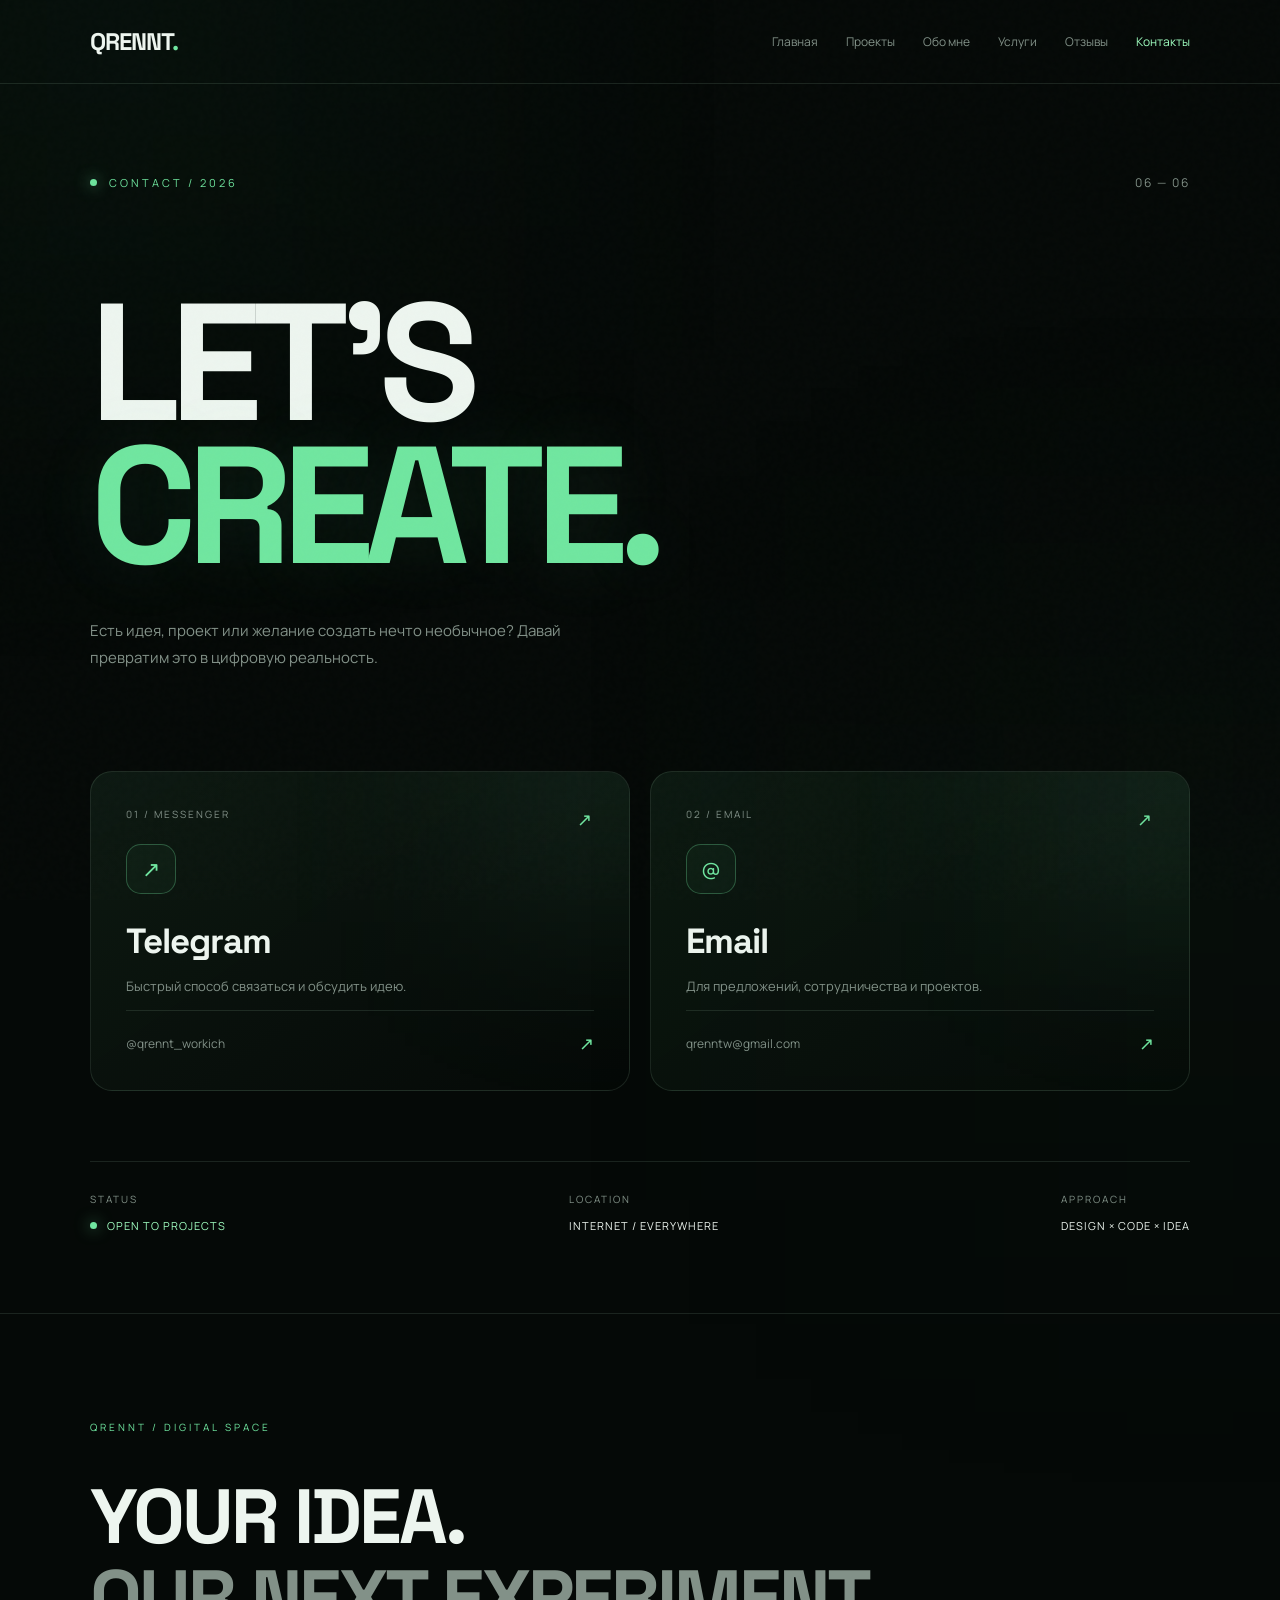
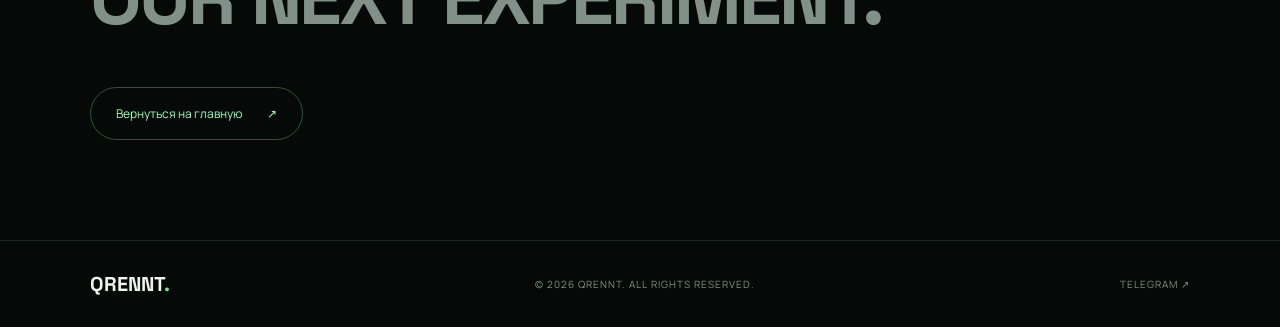
<file: contact.html>
<!DOCTYPE html>
<html lang="ru">
<head>
  <meta charset="UTF-8">
  <meta name="viewport" content="width=device-width, initial-scale=1.0">

  <meta name="theme-color" content="#050907">

  <title>Contact — QRENNT</title>

  <meta name="description" content="Связаться с QRENNT. Давайте создадим цифровой проект с характером.">

  <link rel="preconnect" href="https://fonts.googleapis.com">
  <link rel="preconnect" href="https://fonts.gstatic.com" crossorigin>

  <link href="https://fonts.googleapis.com/css2?family=Manrope:wght@400;500;600;700;800&family=Space+Grotesk:wght@400;500;600;700&display=swap" rel="stylesheet">

  <link rel="stylesheet" href="contact.css">
</head>

<body>

  <div class="noise"></div>

  <header class="header">

    <a href="index.html" class="logo">QRENNT<span>.</span></a>

    <nav class="nav" id="nav">
      <a href="index.html">Главная</a>
      <a href="projects.html">Проекты</a>
      <a href="about.html">Обо мне</a>
      <a href="services.html">Услуги</a>
      <a href="reviews.html">Отзывы</a>
      <a href="contact.html" class="active">Контакты</a>
    </nav>

    <button class="menu-toggle" id="menuToggle" aria-label="Открыть меню">
      <span></span>
      <span></span>
    </button>

  </header>


  <main>

    <section class="contact-hero">

      <div class="hero-top">

        <span class="eyebrow">
          <span class="dot"></span>
          CONTACT / 2026
        </span>

        <span class="hero-number">06 — 06</span>

      </div>


      <div class="hero-title reveal">

        <h1>
          LET'S<br>
          <span>CREATE.</span>
        </h1>

        <p class="subtitle">
          Есть идея, проект или желание создать нечто необычное?
          Давай превратим это в цифровую реальность.
        </p>

      </div>


      <div class="contact-grid reveal">

        <a
          href="https://t.me/qrennt_workich"
          target="_blank"
          rel="noopener noreferrer"
          class="contact-card telegram"
        >

          <div class="card-top">
            <span>01 / MESSENGER</span>
            <span class="arrow">↗</span>
          </div>

          <div class="card-content">

            <div class="icon">↗</div>

            <h2>Telegram</h2>

            <p>Быстрый способ связаться и обсудить идею.</p>

          </div>

          <div class="card-bottom">
            <span>@qrennt_workich</span>
            <span class="card-arrow">↗</span>
          </div>

        </a>


        <a
          href="mailto:qrenntw@gmail.com"
          class="contact-card email"
        >

          <div class="card-top">
            <span>02 / EMAIL</span>
            <span class="arrow">↗</span>
          </div>

          <div class="card-content">

            <div class="icon">@</div>

            <h2>Email</h2>

            <p>Для предложений, сотрудничества и проектов.</p>

          </div>

          <div class="card-bottom">
            <span>qrenntw@gmail.com</span>
            <span class="card-arrow">↗</span>
          </div>

        </a>

      </div>


      <div class="bottom-info reveal">

        <div class="info-block">
          <span class="info-label">STATUS</span>
          <span class="status">
            <span class="dot"></span>
            OPEN TO PROJECTS
          </span>
        </div>

        <div class="info-block">
          <span class="info-label">LOCATION</span>
          <span>INTERNET / EVERYWHERE</span>
        </div>

        <div class="info-block">
          <span class="info-label">APPROACH</span>
          <span>DESIGN × CODE × IDEA</span>
        </div>

      </div>

    </section>


    <section class="closing reveal">

      <span class="closing-label">QRENNT / DIGITAL SPACE</span>

      <h2>
        YOUR IDEA.<br>
        <span>OUR NEXT EXPERIMENT.</span>
      </h2>

      <a href="index.html" class="back-button">
        <span>Вернуться на главную</span>
        <span>↗</span>
      </a>

    </section>

  </main>


  <footer class="footer">

    <a href="index.html" class="footer-logo">QRENNT<span>.</span></a>

    <p>© 2026 QRENNT. ALL RIGHTS RESERVED.</p>

    <a href="https://t.me/qrennt_workich" target="_blank" rel="noopener noreferrer">
      TELEGRAM ↗
    </a>

  </footer>


  <script src="contact.js"></script>

</body>
</html>
</file>
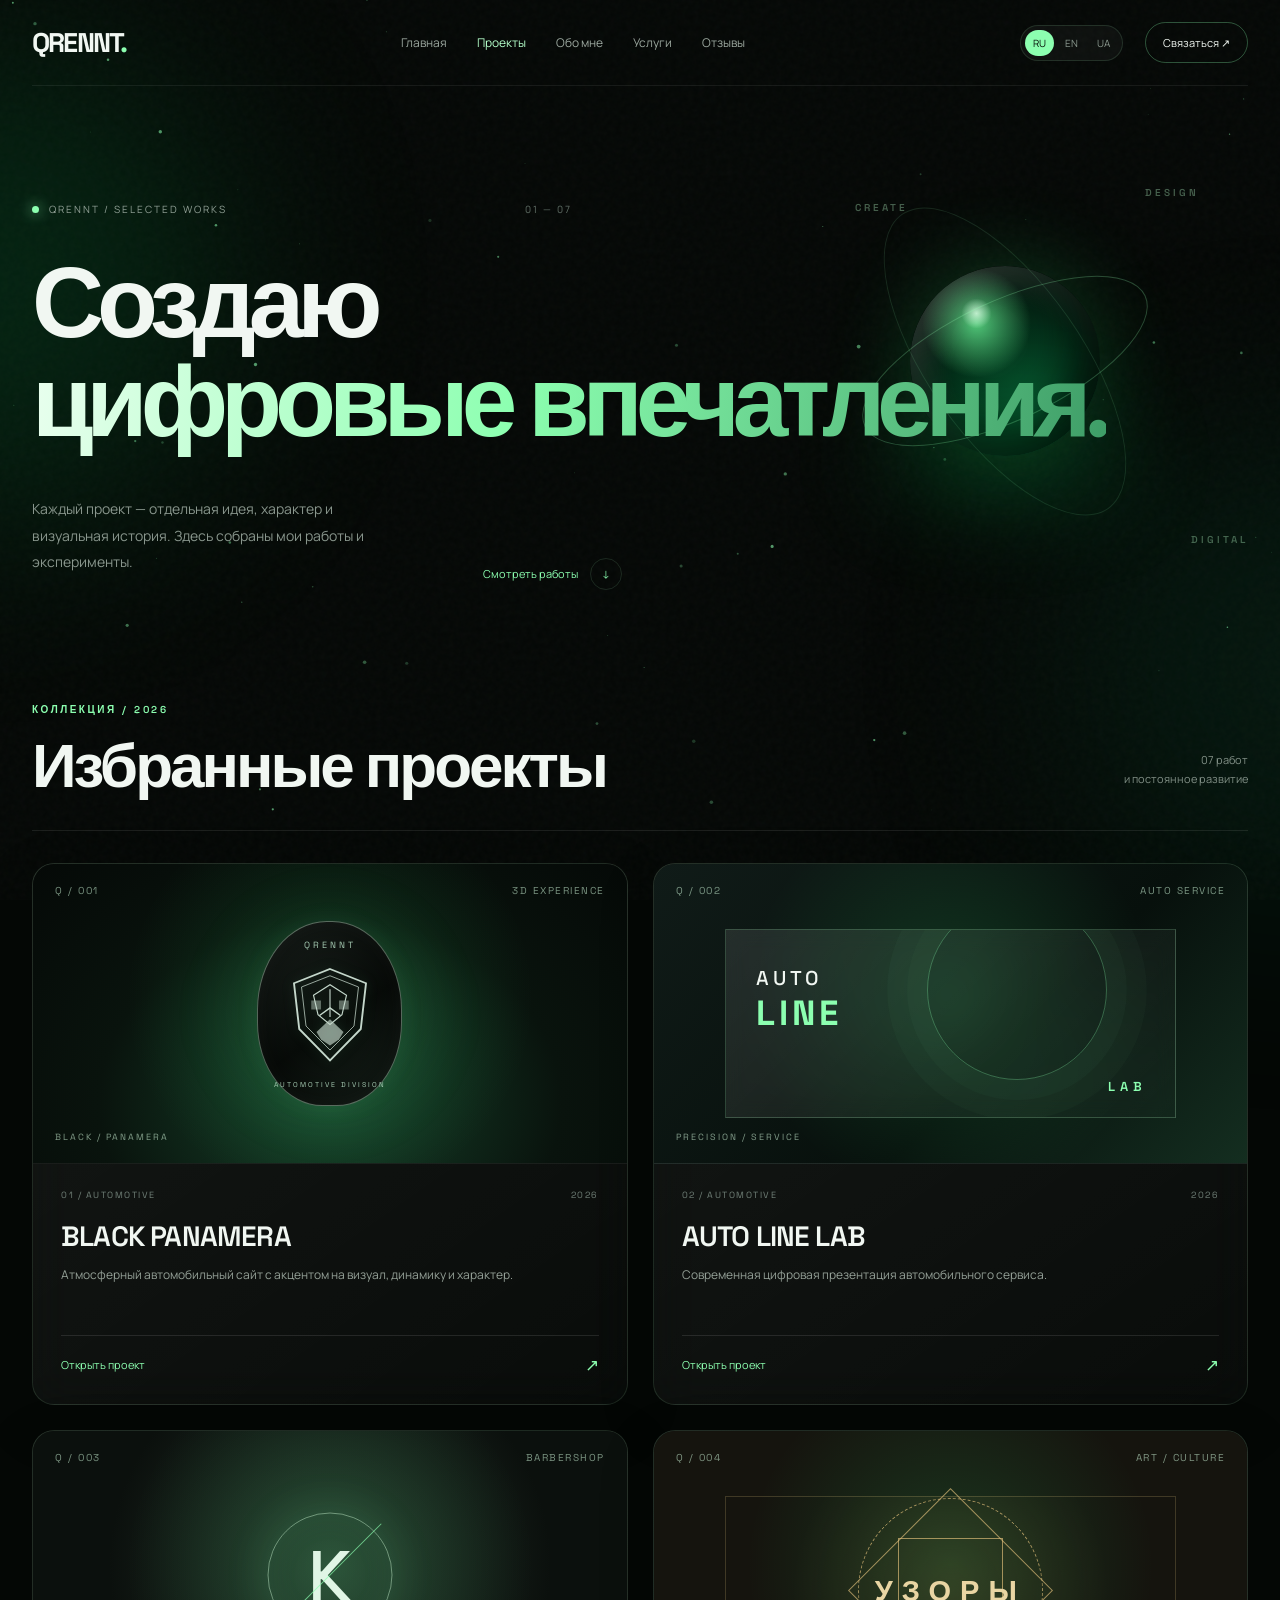
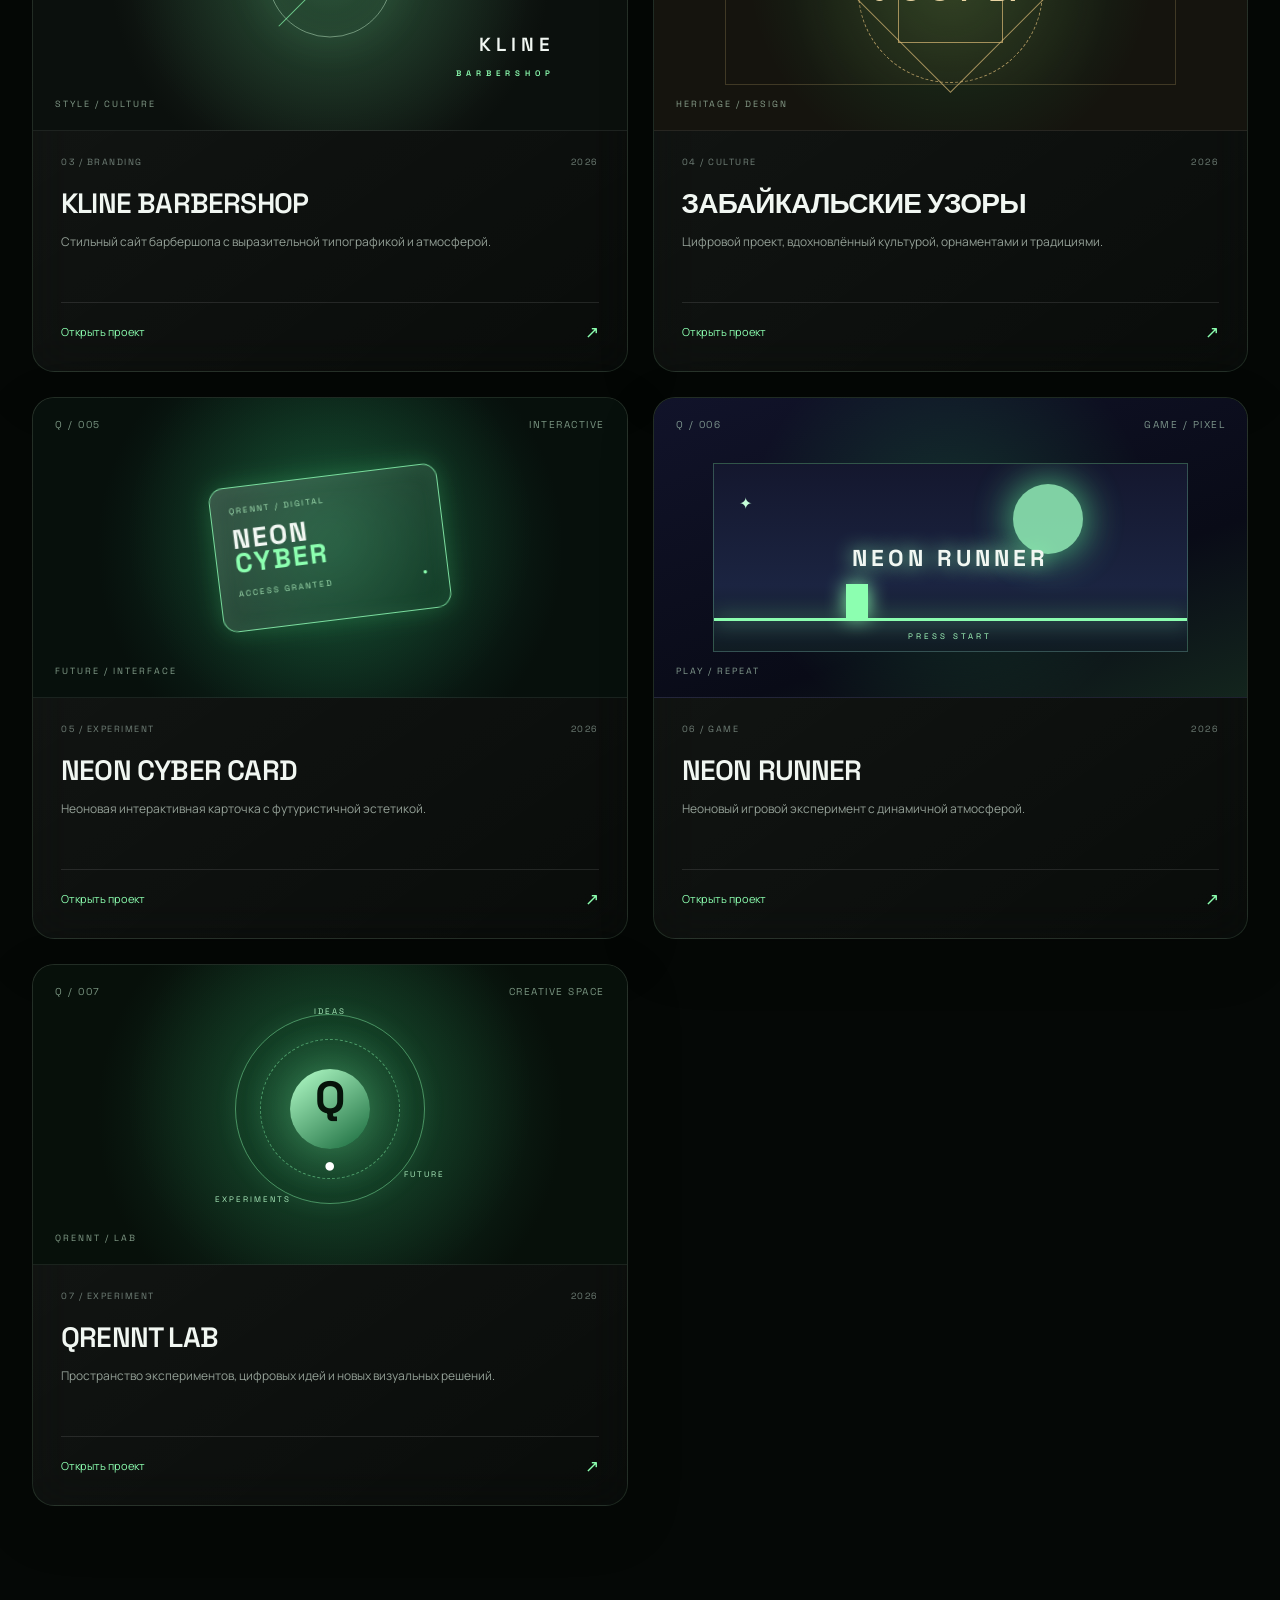
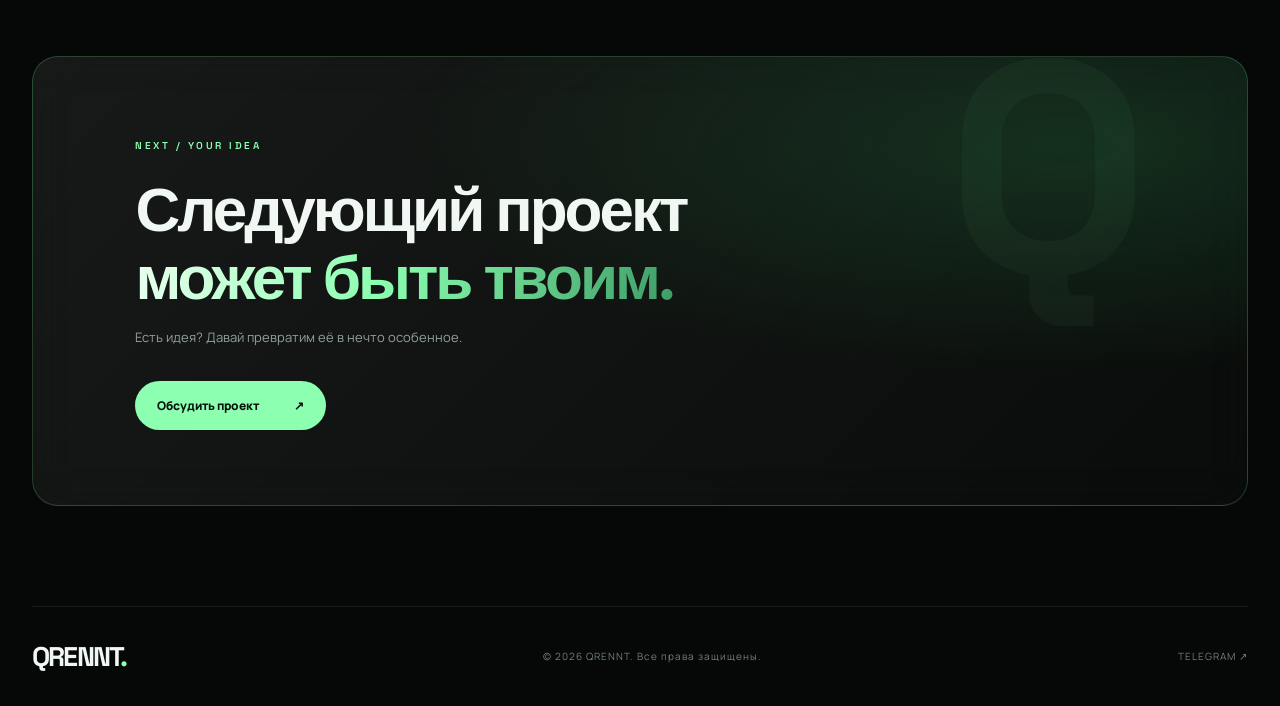
<file: projects.html>
<!DOCTYPE html>
<html lang="ru">
<head>
  <meta charset="UTF-8">
  <meta name="viewport" content="width=device-width, initial-scale=1.0">
  <meta name="theme-color" content="#050806">
  <title>Проекты — QRENNT</title>
  <meta name="description" content="Избранные проекты QRENNT — сайты, дизайн и цифровые эксперименты.">
  <link rel="preconnect" href="https://fonts.googleapis.com">
  <link rel="preconnect" href="https://fonts.gstatic.com" crossorigin>
  <link href="https://fonts.googleapis.com/css2?family=Manrope:wght@400;500;600;700;800&family=Space+Grotesk:wght@400;500;600;700&display=swap" rel="stylesheet">
  <link rel="stylesheet" href="projects.css">
  <script src="projects.js" defer></script>
</head>
<body>
  <div class="ambient ambient-one"></div>
  <div class="ambient ambient-two"></div>
  <canvas id="particles"></canvas>

  <header class="site-header">
    <a class="logo" href="index.html">QRENNT<span>.</span></a>

    <button class="menu-toggle" id="menuToggle" aria-label="Открыть меню">
      <span></span><span></span>
    </button>

    <nav class="nav" id="mainNav">
      <a href="index.html" data-i18n="navHome">Главная</a>
      <a href="projects.html" class="active" data-i18n="navProjects">Проекты</a>
      <a href="about.html" data-i18n="navAbout">Обо мне</a>
      <a href="services.html" data-i18n="navServices">Услуги</a>
      <a href="reviews.html" data-i18n="navReviews">Отзывы</a>
    </nav>

    <div class="header-right">
      <div class="language-switch">
        <button class="lang active" data-lang="ru">RU</button>
        <button class="lang" data-lang="en">EN</button>
        <button class="lang" data-lang="ua">UA</button>
      </div>
      <a class="header-contact" href="https://t.me/qrennt_workich" target="_blank" rel="noopener" data-i18n="contact">Связаться ↗</a>
    </div>
  </header>

  <main>
    <section class="hero">
      <div class="hero-topline">
        <span class="status-dot"></span>
        <span data-i18n="eyebrow">QRENNT / SELECTED WORKS</span>
        <span class="hero-index">01 — 07</span>
      </div>

      <h1>
        <span data-i18n="heroLine1">Создаю</span><br>
        <span class="gradient-text" data-i18n="heroLine2">цифровые впечатления.</span>
      </h1>

      <div class="hero-bottom">
        <p data-i18n="heroDescription">Каждый проект — отдельная идея, характер и визуальная история. Здесь собраны мои работы и эксперименты.</p>
        <a href="#work" class="scroll-link">
          <span data-i18n="scroll">Смотреть работы</span>
          <span class="scroll-arrow">↓</span>
        </a>
      </div>

      <div class="hero-orb" aria-hidden="true">
        <div class="orb-ring ring-one"></div>
        <div class="orb-ring ring-two"></div>
        <div class="orb-glass"></div>
        <div class="orb-glow"></div>
      </div>

      <span class="floating-word word-one">DESIGN</span>
      <span class="floating-word word-two">DIGITAL</span>
      <span class="floating-word word-three">CREATE</span>
    </section>

    <section class="work-section" id="work">
      <div class="section-heading">
        <div>
          <span class="section-kicker" data-i18n="collection">КОЛЛЕКЦИЯ / 2026</span>
          <h2 data-i18n="selected">Избранные проекты<span>.</span></h2>
        </div>
        <p data-i18n="count">07 работ<br>и постоянное развитие</p>
      </div>

      <div class="project-grid">

        <!-- PROJECT 01 / BLACK PANAMERA -->

        <article class="project-card featured reveal" data-number="01">
          <div class="project-visual visual-car">
            <div class="visual-top">
              <span>Q / 001</span>
              <span>3D EXPERIENCE</span>
            </div>

            <div class="car-scene crest-scene">
              <div class="crest-glow"></div>

              <div class="car-crest">
                <div class="crest-inner">
                  <span class="crest-top">QRENNT</span>

                  <div class="crest-symbol">
                    <svg viewBox="0 0 120 140" xmlns="http://www.w3.org/2000/svg" aria-hidden="true">
                      <path d="M60 8 L108 27 L101 88 L60 130 L19 88 L12 27 Z"
                            fill="none"
                            stroke="currentColor"
                            stroke-width="2.5"/>

                      <path d="M60 17 L98 32 L92 84 L60 116 L28 84 L22 32 Z"
                            fill="none"
                            stroke="currentColor"
                            stroke-width="1"/>

                      <path d="M38 43 L60 29 L82 43 L76 69 L60 82 L44 69 Z"
                            fill="none"
                            stroke="currentColor"
                            stroke-width="1.5"/>

                      <path d="M42 92 L60 75 L78 92 L72 102 L60 110 L48 102 Z"
                            fill="currentColor"
                            opacity=".65"/>

                      <path d="M35 50 L48 50 L48 62 L35 62 Z"
                            fill="currentColor"
                            opacity=".45"/>

                      <path d="M72 50 L85 50 L85 62 L72 62 Z"
                            fill="currentColor"
                            opacity=".45"/>

                      <path d="M60 35 L60 72"
                            stroke="currentColor"
                            stroke-width="1.5"/>

                      <path d="M46 70 L60 60 L74 70"
                            fill="none"
                            stroke="currentColor"
                            stroke-width="2"/>
                    </svg>
                  </div>

                  <span class="crest-bottom">AUTOMOTIVE DIVISION</span>
                </div>
              </div>
            </div>

            <span class="visual-caption">BLACK / PANAMERA</span>
            <span class="visual-orbit"></span>
          </div>

          <div class="project-info">
            <div class="project-meta">
              <span>01 / AUTOMOTIVE</span>
              <span>2026</span>
            </div>

            <h3>BLACK PANAMERA</h3>

            <p data-i18n="carDesc">Атмосферный автомобильный сайт с акцентом на визуал, динамику и характер.</p>

            <a class="project-link" href="projects/3d-car-site/index.html" target="_blank" rel="noopener">
              <span data-i18n="openProject">Открыть проект</span>
              <span>↗</span>
            </a>
          </div>
        </article>

        <!-- PROJECT 02 -->

        <article class="project-card reveal" data-number="02">
          <div class="project-visual visual-auto">
            <div class="visual-top">
              <span>Q / 002</span>
              <span>AUTO SERVICE</span>
            </div>

            <div class="auto-window">
              <span class="auto-label">AUTO<br><b>LINE</b></span>
              <div class="auto-lines"></div>
              <div class="auto-circle">LAB</div>
            </div>

            <span class="visual-caption">PRECISION / SERVICE</span>
          </div>

          <div class="project-info">
            <div class="project-meta">
              <span>02 / AUTOMOTIVE</span>
              <span>2026</span>
            </div>

            <h3>AUTO LINE LAB</h3>

            <p data-i18n="autoDesc">Современная цифровая презентация автомобильного сервиса.</p>

            <a class="project-link" href="projects/AUTO-LINE-LAB/index.html" target="_blank" rel="noopener">
              <span data-i18n="openProject">Открыть проект</span>
              <span>↗</span>
            </a>
          </div>
        </article>

        <!-- PROJECT 03 -->

        <article class="project-card reveal" data-number="03">
          <div class="project-visual visual-barber">
            <div class="visual-top">
              <span>Q / 003</span>
              <span>BARBERSHOP</span>
            </div>

            <div class="barber-emblem">
              <span>K</span>
              <i></i>
            </div>

            <div class="barber-type">KLINE<br><small>BARBERSHOP</small></div>

            <span class="visual-caption">STYLE / CULTURE</span>
          </div>

          <div class="project-info">
            <div class="project-meta">
              <span>03 / BRANDING</span>
              <span>2026</span>
            </div>

            <h3>KLINE BARBERSHOP</h3>

            <p data-i18n="barberDesc">Стильный сайт барбершопа с выразительной типографикой и атмосферой.</p>

            <a class="project-link" href="projects/БАРБЕРШОП/index.html" target="_blank" rel="noopener">
              <span data-i18n="openProject">Открыть проект</span>
              <span>↗</span>
            </a>
          </div>
        </article>

        <!-- PROJECT 04 -->

        <article class="project-card reveal" data-number="04">
          <div class="project-visual visual-pattern">
            <div class="visual-top">
              <span>Q / 004</span>
              <span>ART / CULTURE</span>
            </div>

            <div class="pattern-art">
              <div class="pattern-shape shape-a"></div>
              <div class="pattern-shape shape-b"></div>
              <div class="pattern-shape shape-c"></div>
              <span>УЗОРЫ</span>
            </div>

            <span class="visual-caption">HERITAGE / DESIGN</span>
          </div>

          <div class="project-info">
            <div class="project-meta">
              <span>04 / CULTURE</span>
              <span>2026</span>
            </div>

            <h3 data-i18n="patternsTitle">ЗАБАЙКАЛЬСКИЕ УЗОРЫ</h3>

            <p data-i18n="patternsDesc">Цифровой проект, вдохновлённый культурой, орнаментами и традициями.</p>

            <a class="project-link" href="projects/Забайкальские%20Узоры/Сайт%20№1/index.html" target="_blank" rel="noopener">
              <span data-i18n="openProject">Открыть проект</span>
              <span>↗</span>
            </a>
          </div>
        </article>

        <!-- PROJECT 05 -->

        <article class="project-card reveal" data-number="05">
          <div class="project-visual visual-card">
            <div class="visual-top">
              <span>Q / 005</span>
              <span>INTERACTIVE</span>
            </div>

            <div class="neon-card">
              <span class="neon-small">QRENNT / DIGITAL</span>
              <strong>NEON<br><i>CYBER</i></strong>
              <span class="neon-bottom">ACCESS GRANTED <b>●</b></span>
            </div>

            <span class="visual-caption">FUTURE / INTERFACE</span>
          </div>

          <div class="project-info">
            <div class="project-meta">
              <span>05 / EXPERIMENT</span>
              <span>2026</span>
            </div>

            <h3>NEON CYBER CARD</h3>

            <p data-i18n="cyberDesc">Неоновая интерактивная карточка с футуристичной эстетикой.</p>

            <a class="project-link" href="projects/neon-cyber-card/index.html" target="_blank" rel="noopener">
              <span data-i18n="openProject">Открыть проект</span>
              <span>↗</span>
            </a>
          </div>
        </article>

        <!-- PROJECT 06 -->

        <article class="project-card reveal" data-number="06">
          <div class="project-visual visual-runner">
            <div class="visual-top">
              <span>Q / 006</span>
              <span>GAME / PIXEL</span>
            </div>

            <div class="runner-screen">
              <span class="runner-sun"></span>
              <span class="runner-moon">✦</span>
              <div class="runner-ground"></div>
              <div class="runner-player"></div>
              <span class="runner-title">NEON RUNNER</span>
              <span class="runner-start">PRESS START</span>
            </div>

            <span class="visual-caption">PLAY / REPEAT</span>
          </div>

          <div class="project-info">
            <div class="project-meta">
              <span>06 / GAME</span>
              <span>2026</span>
            </div>

            <h3>NEON RUNNER</h3>

            <p data-i18n="runnerDesc">Неоновый игровой эксперимент с динамичной атмосферой.</p>

            <a class="project-link" href="projects/neon-runner/index.html" target="_blank" rel="noopener">
              <span data-i18n="openProject">Открыть проект</span>
              <span>↗</span>
            </a>
          </div>
        </article>

        <!-- PROJECT 07 -->

        <article class="project-card featured reveal" data-number="07">
          <div class="project-visual visual-lab">
            <div class="visual-top">
              <span>Q / 007</span>
              <span>CREATIVE SPACE</span>
            </div>

            <div class="lab-core">
              <div class="lab-ring"></div>
              <div class="lab-ring ring-inner"></div>
              <div class="lab-center">Q<span>.</span></div>
              <span class="lab-tag tag-a">IDEAS</span>
              <span class="lab-tag tag-b">EXPERIMENTS</span>
              <span class="lab-tag tag-c">FUTURE</span>
            </div>

            <span class="visual-caption">QRENNT / LAB</span>
          </div>

          <div class="project-info">
            <div class="project-meta">
              <span>07 / EXPERIMENT</span>
              <span>2026</span>
            </div>

            <h3>QRENNT LAB</h3>

            <p data-i18n="labDesc">Пространство экспериментов, цифровых идей и новых визуальных решений.</p>

            <a class="project-link" href="projects/qrennt-lab/index.html" target="_blank" rel="noopener">
              <span data-i18n="openProject">Открыть проект</span>
              <span>↗</span>
            </a>
          </div>
        </article>

      </div>
    </section>

    <section class="end-panel reveal">
      <span class="section-kicker" data-i18n="nextLevel">NEXT / YOUR IDEA</span>

      <h2 data-i18n="ctaTitle">
        Следующий проект<br>
        <span class="gradient-text">может быть твоим.</span>
      </h2>

      <p data-i18n="ctaText">Есть идея? Давай превратим её в нечто особенное.</p>

      <a class="cta-button" href="https://t.me/qrennt_workich" target="_blank" rel="noopener">
        <span data-i18n="discuss">Обсудить проект</span>
        <span>↗</span>
      </a>
    </section>
  </main>

  <footer class="footer">
    <a class="logo" href="index.html">QRENNT<span>.</span></a>
    <span>© 2026 QRENNT. <span data-i18n="rights">Все права защищены.</span></span>
    <a href="https://t.me/qrennt_workich" target="_blank" rel="noopener">TELEGRAM ↗</a>
  </footer>
</body>
</html>
</file>
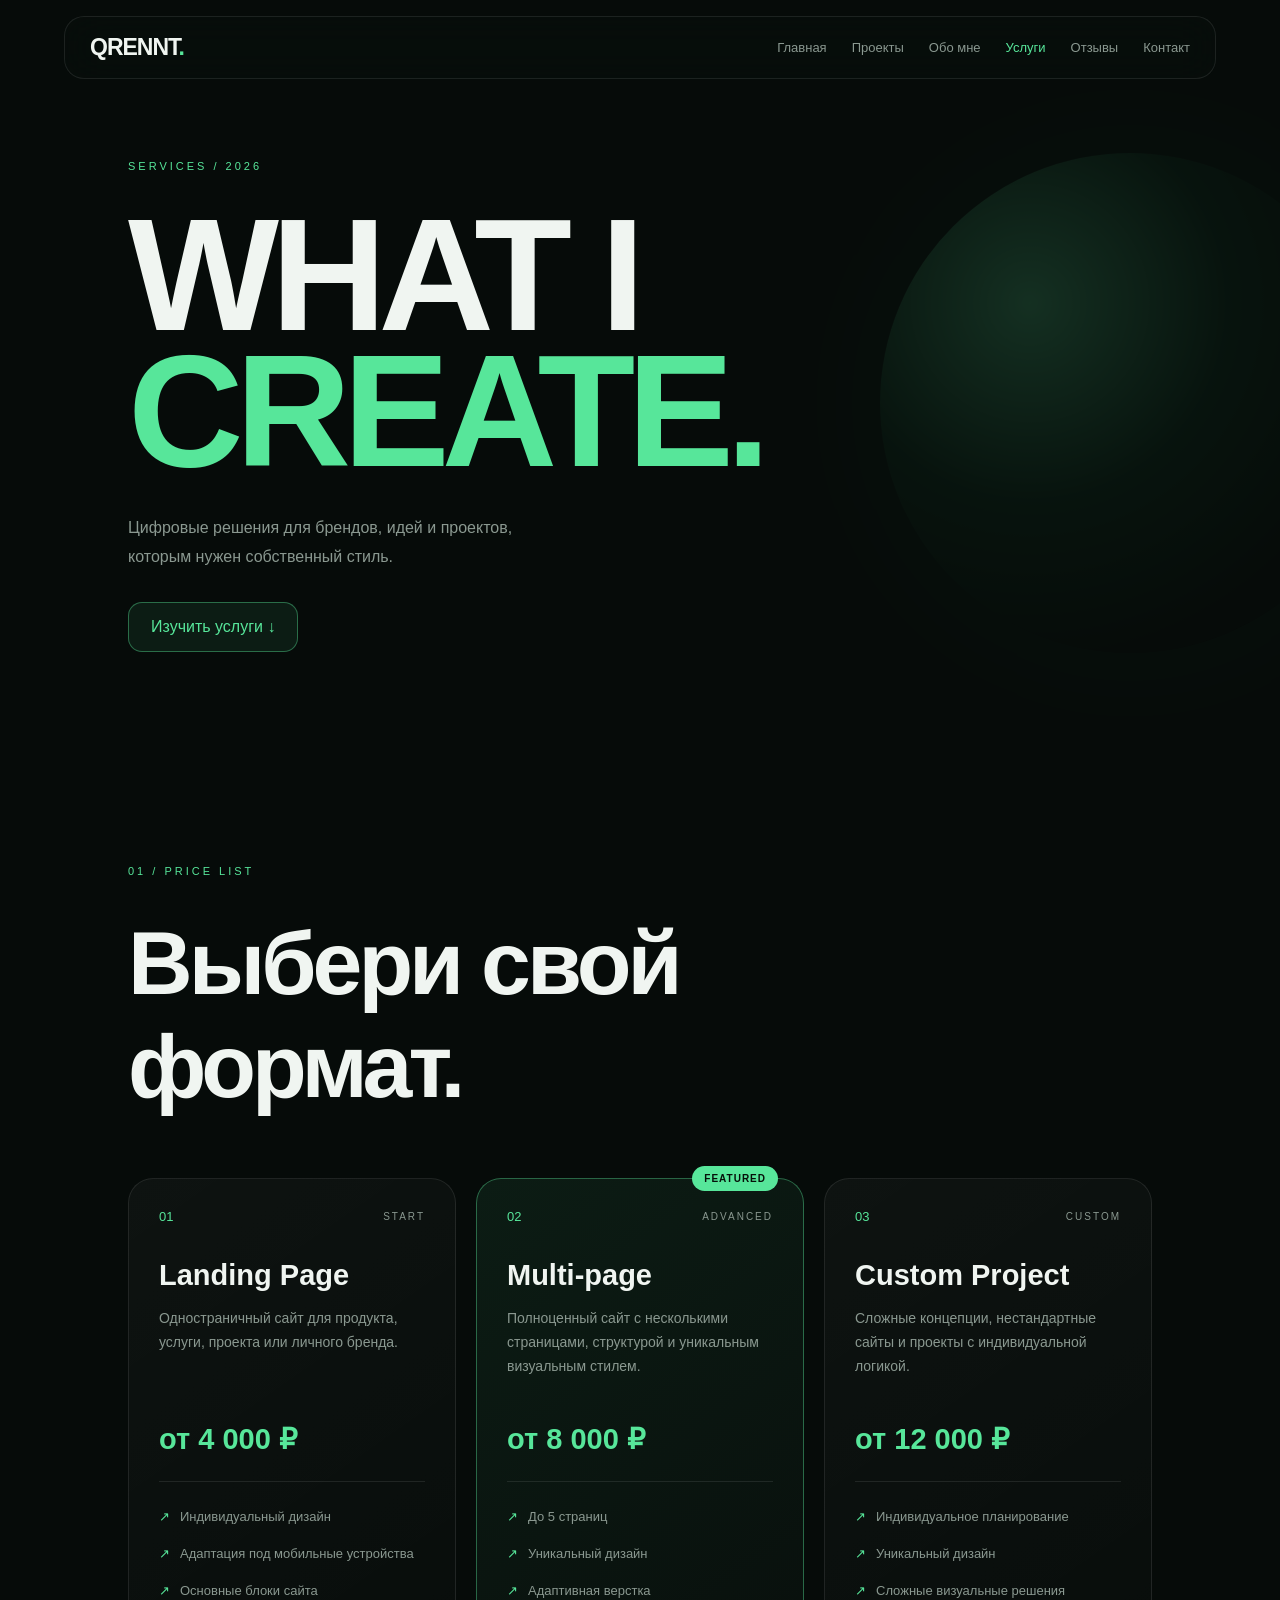
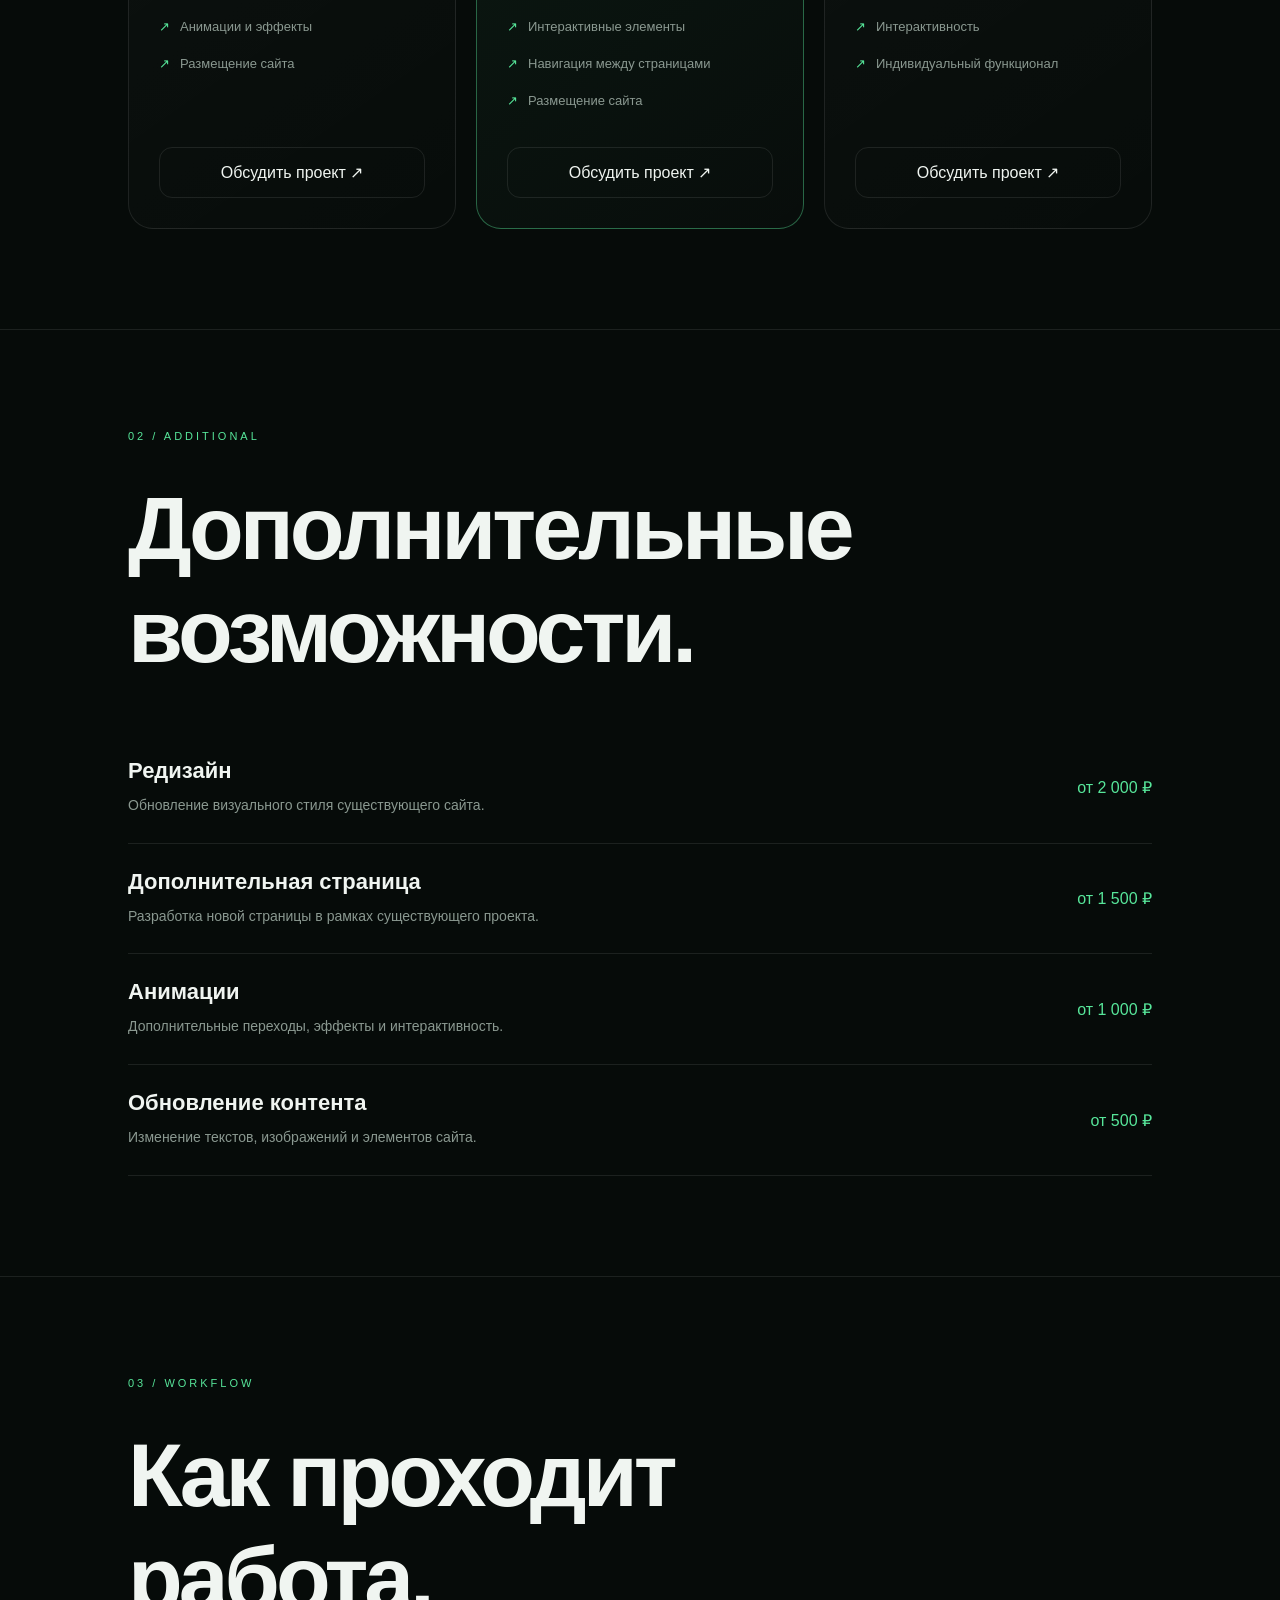
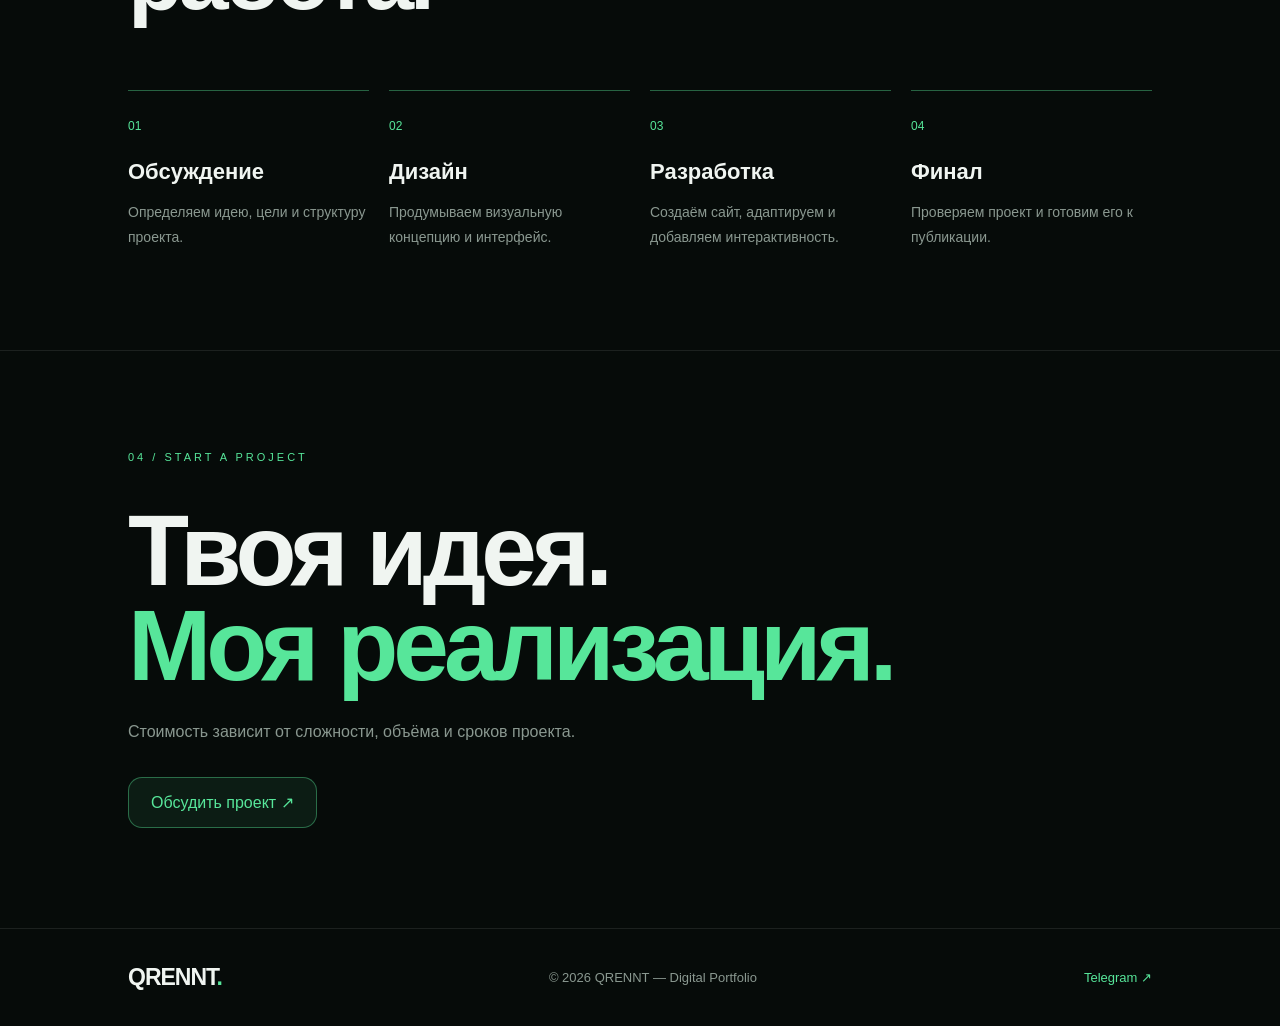
<file: services.html>
<!DOCTYPE html>
<html lang="ru">
<head>
  <meta charset="UTF-8">
  <meta name="viewport" content="width=device-width, initial-scale=1.0">
  <title>SERVICES — QRENNT</title>
  <meta name="description" content="Услуги QRENNT — создание сайтов, дизайн и цифровые решения.">
  <link rel="stylesheet" href="services.css">
</head>
<body>

<header class="topbar">
  <a class="logo" href="index.html">QRENNT<span>.</span></a>

  <nav class="nav">
    <a href="index.html">Главная</a>
    <a href="projects.html">Проекты</a>
    <a href="about.html">Обо мне</a>
    <a href="services.html" class="active">Услуги</a>
    <a href="reviews.html">Отзывы</a>
    <a href="contact.html">Контакт</a>
  </nav>

  <button class="menu-btn" aria-label="Открыть меню">☰</button>
</header>

<main>

  <section class="hero">
    <div class="tag">SERVICES / 2026</div>
    <h1>WHAT I<br><span>CREATE.</span></h1>
    <p>
      Цифровые решения для брендов, идей
      и проектов, которым нужен собственный стиль.
    </p>
    <a href="#pricing" class="button">Изучить услуги ↓</a>
    <div class="orb"></div>
  </section>

  <section class="pricing" id="pricing">
    <div class="section-label">01 / PRICE LIST</div>
    <h2>Выбери свой<br>формат.</h2>

    <div class="price-grid">

      <article class="price-card">
        <div class="card-top">
          <span class="number">01</span>
          <span class="type">START</span>
        </div>

        <h3>Landing Page</h3>
        <p class="description">
          Одностраничный сайт для продукта,
          услуги, проекта или личного бренда.
        </p>

        <div class="price">от 4 000 ₽</div>

        <div class="divider"></div>

        <ul>
          <li>Индивидуальный дизайн</li>
          <li>Адаптация под мобильные устройства</li>
          <li>Основные блоки сайта</li>
          <li>Анимации и эффекты</li>
          <li>Размещение сайта</li>
        </ul>

        <a href="contact.html?service=landing" class="card-button">
          Обсудить проект ↗
        </a>
      </article>

      <article class="price-card featured">
        <div class="popular">FEATURED</div>

        <div class="card-top">
          <span class="number">02</span>
          <span class="type">ADVANCED</span>
        </div>

        <h3>Multi-page</h3>
        <p class="description">
          Полноценный сайт с несколькими страницами,
          структурой и уникальным визуальным стилем.
        </p>

        <div class="price">от 8 000 ₽</div>

        <div class="divider"></div>

        <ul>
          <li>До 5 страниц</li>
          <li>Уникальный дизайн</li>
          <li>Адаптивная верстка</li>
          <li>Интерактивные элементы</li>
          <li>Навигация между страницами</li>
          <li>Размещение сайта</li>
        </ul>

        <a href="contact.html?service=multi-page" class="card-button">
          Обсудить проект ↗
        </a>
      </article>

      <article class="price-card">
        <div class="card-top">
          <span class="number">03</span>
          <span class="type">CUSTOM</span>
        </div>

        <h3>Custom Project</h3>
        <p class="description">
          Сложные концепции, нестандартные
          сайты и проекты с индивидуальной логикой.
        </p>

        <div class="price">от 12 000 ₽</div>

        <div class="divider"></div>

        <ul>
          <li>Индивидуальное планирование</li>
          <li>Уникальный дизайн</li>
          <li>Сложные визуальные решения</li>
          <li>Интерактивность</li>
          <li>Индивидуальный функционал</li>
        </ul>

        <a href="contact.html?service=custom" class="card-button">
          Обсудить проект ↗
        </a>
      </article>

    </div>
  </section>

  <section class="extras reveal">
    <div class="section-label">02 / ADDITIONAL</div>
    <h2>Дополнительные<br>возможности.</h2>

    <div class="extra-list">

      <div class="extra-item">
        <div>
          <h3>Редизайн</h3>
          <p>Обновление визуального стиля существующего сайта.</p>
        </div>
        <span>от 2 000 ₽</span>
      </div>

      <div class="extra-item">
        <div>
          <h3>Дополнительная страница</h3>
          <p>Разработка новой страницы в рамках существующего проекта.</p>
        </div>
        <span>от 1 500 ₽</span>
      </div>

      <div class="extra-item">
        <div>
          <h3>Анимации</h3>
          <p>Дополнительные переходы, эффекты и интерактивность.</p>
        </div>
        <span>от 1 000 ₽</span>
      </div>

      <div class="extra-item">
        <div>
          <h3>Обновление контента</h3>
          <p>Изменение текстов, изображений и элементов сайта.</p>
        </div>
        <span>от 500 ₽</span>
      </div>

    </div>
  </section>

  <section class="process reveal">
    <div class="section-label">03 / WORKFLOW</div>
    <h2>Как проходит<br>работа.</h2>

    <div class="steps">

      <div class="step">
        <span>01</span>
        <h3>Обсуждение</h3>
        <p>Определяем идею, цели и структуру проекта.</p>
      </div>

      <div class="step">
        <span>02</span>
        <h3>Дизайн</h3>
        <p>Продумываем визуальную концепцию и интерфейс.</p>
      </div>

      <div class="step">
        <span>03</span>
        <h3>Разработка</h3>
        <p>Создаём сайт, адаптируем и добавляем интерактивность.</p>
      </div>

      <div class="step">
        <span>04</span>
        <h3>Финал</h3>
        <p>Проверяем проект и готовим его к публикации.</p>
      </div>

    </div>
  </section>

  <section class="cta reveal">
    <div class="section-label">04 / START A PROJECT</div>
    <h2>Твоя идея.<br><span>Моя реализация.</span></h2>
    <p>Стоимость зависит от сложности, объёма и сроков проекта.</p>
    <a href="contact.html" class="button">Обсудить проект ↗</a>
  </section>

</main>

<footer class="footer">
  <a href="index.html" class="logo">QRENNT<span>.</span></a>
  <p>© 2026 QRENNT — Digital Portfolio</p>
  <a href="https://t.me/qrennt_workich" target="_blank">Telegram ↗</a>
</footer>

<script src="services.js"></script>
</body>
</html>
</file>
<file: symbols.css>
/* =====================================
   QRENNT — SYMBOL STYLING
   ===================================== */

.qrennt-symbol {
  display: inline-flex;
  align-items: center;
  justify-content: center;
  vertical-align: -0.12em;
  line-height: 1;
}

.qrennt-symbol-original {
  display: inline;
}

.qrennt-symbol-icon {
  display: none;
  width: 1em;
  height: 1em;
  align-items: center;
  justify-content: center;
  flex-shrink: 0;
}

.qrennt-symbol-icon svg {
  display: block;
  width: 100%;
  height: 100%;
}

/* MOBILE */

@media (max-width: 768px) {
  .qrennt-symbol-original {
    display: none;
  }

  .qrennt-symbol-icon {
    display: inline-flex;
  }
}
</file>
<file: style.css>
:root {
  --bg: #050907;
  --panel: #0a120e;
  --green: #70e6a0;
  --green-bright: #a0ffc1;
  --text: #edf5ef;
  --muted: #829188;
  --line: rgba(180, 220, 195, .13);
  --font-main: 'Manrope', sans-serif;
  --font-display: 'Space Grotesk', sans-serif;
}

* {
  box-sizing: border-box;
}

html {
  scroll-behavior: smooth;
  scroll-padding-top: 90px;
}

body {
  margin: 0;
  background: var(--bg);
  color: var(--text);
  font-family: var(--font-main);
  overflow-x: hidden;
}

a {
  color: inherit;
  text-decoration: none;
}

button {
  font: inherit;
}

::selection {
  background: var(--green);
  color: #06100a;
}

#particles {
  position: fixed;
  inset: 0;
  z-index: 1;
  pointer-events: none;
  opacity: .65;
}

/* HEADER */

.site-header {
  height: 82px;
  padding: 0 6vw;
  display: flex;
  align-items: center;
  justify-content: space-between;
  position: absolute;
  top: 0;
  left: 0;
  width: 100%;
  z-index: 20;
  border-bottom: 1px solid rgba(255,255,255,.07);
  background: rgba(5,9,7,.25);
  backdrop-filter: blur(12px);
}

.logo {
  font-family: var(--font-display);
  font-size: 24px;
  font-weight: 700;
  letter-spacing: -.09em;
}

.logo span {
  color: var(--green);
  font-size: 11px;
  vertical-align: top;
  margin-left: 3px;
}

.site-header .nav {
  display: flex;
  align-items: center;
  gap: 32px;
  margin-left: auto;
  margin-right: 30px;
}

.site-header .nav a {
  color: #bdc9c0;
  font-size: 10px;
  letter-spacing: .07em;
  transition: color .25s ease;
}

.site-header .nav a:hover,
.site-header .nav a.active {
  color: var(--green);
}

.header-right {
  display: flex;
  align-items: center;
  gap: 14px;
}

.language-switch {
  display: flex;
  gap: 3px;
}

.language-switch button {
  border: 1px solid transparent;
  background: transparent;
  color: #829188;
  font-family: var(--font-display);
  font-size: 10px;
  font-weight: 700;
  padding: 8px 7px;
  cursor: pointer;
  transition: .25s ease;
}

.language-switch button.active,
.language-switch button:hover {
  color: var(--green);
  border-color: rgba(112,230,160,.3);
  background: rgba(112,230,160,.06);
}

.header-contact {
  border: 1px solid rgba(112,230,160,.35);
  padding: 12px 16px;
  border-radius: 3px;
  font-size: 10px;
  white-space: nowrap;
  transition: .3s ease;
}

.header-contact:hover {
  color: var(--green);
  border-color: var(--green);
}

.menu-toggle {
  display: none;
  background: none;
  border: 0;
  padding: 8px;
  cursor: pointer;
}

.menu-toggle span {
  display: block;
  width: 24px;
  height: 1px;
  background: white;
  margin: 6px;
}

/* HERO */

.hero {
  min-height: 790px;
  height: 100svh;
  max-height: 1050px;
  padding: 150px 9vw 90px;
  position: relative;
  overflow: hidden;
  display: flex;
  align-items: center;
  isolation: isolate;
}

.hero::before {
  content: "";
  position: absolute;
  width: 700px;
  height: 700px;
  right: 0;
  top: 5%;
  background: radial-gradient(circle, rgba(25,117,64,.18), transparent 68%);
  z-index: -1;
}

.hero-content {
  position: relative;
  z-index: 5;
  width: 100%;
  max-width: 760px;
}

.hero-topline {
  display: flex;
  align-items: center;
  gap: 10px;
  margin-bottom: 32px;
  color: var(--green);
  font-family: var(--font-display);
  font-size: 10px;
  font-weight: 700;
  letter-spacing: .2em;
}

.status-dot {
  width: 7px;
  height: 7px;
  background: var(--green);
  border-radius: 50%;
  box-shadow: 0 0 14px var(--green);
  animation: blink 2s infinite;
  flex: 0 0 auto;
}

.hero-year {
  margin-left: 12px;
  color: #718278;
}

.hero h1 {
  font-family: var(--font-display);
  font-size: clamp(60px, 9.4vw, 132px);
  letter-spacing: -.095em;
  line-height: .88;
  margin: 0;
  font-weight: 700;
}

.gradient-text {
  color: var(--green);
}

.hero-description {
  max-width: 430px;
  color: #9caea2;
  line-height: 1.9;
  font-size: 13px;
  margin: 32px 0 0;
}

.hero-bottom-info {
  position: absolute;
  bottom: 35px;
  left: 0;
  right: 0;
  display: flex;
  align-items: center;
  gap: 18px;
  color: #6f8175;
  font-family: var(--font-display);
  font-size: 8px;
  letter-spacing: .2em;
}

.hero-bottom-info span:last-child {
  margin-left: auto;
}

/* PROJECTS BUTTON */

.hero-project-action {
  position: relative;
  z-index: 10;
  width: fit-content;
  margin-top: 34px;
  display: flex;
  flex-direction: column;
  align-items: flex-start;
  gap: 11px;
}

.all-projects-button {
  min-width: 310px;
  min-height: 82px;
  padding: 13px 17px;
  display: flex;
  align-items: center;
  gap: 16px;
  border: 1px solid rgba(140,255,176,.4);
  border-radius: 18px;
  background:
    linear-gradient(120deg, rgba(140,255,176,.14), rgba(255,255,255,.035)),
    rgba(8,19,12,.65);
  backdrop-filter: blur(22px);
  -webkit-backdrop-filter: blur(22px);
  box-shadow:
    0 10px 35px rgba(0,0,0,.25),
    inset 0 1px 0 rgba(255,255,255,.12),
    0 0 25px rgba(50,255,120,.07);
  color: #f3fff5;
  transition: transform .35s ease, border-color .35s ease, box-shadow .35s ease;
  animation: projectsButtonGlow 3.5s ease-in-out infinite;
}

.all-projects-button:hover {
  transform: translateY(-5px);
  border-color: rgba(140,255,176,.85);
  box-shadow:
    0 16px 45px rgba(0,0,0,.35),
    0 0 38px rgba(50,255,120,.19),
    inset 0 1px 0 rgba(255,255,255,.2);
}

.button-icon {
  width: 44px;
  height: 44px;
  display: grid;
  place-items: center;
  flex-shrink: 0;
  border: 1px solid rgba(140,255,176,.3);
  border-radius: 13px;
  background: rgba(140,255,176,.1);
  color: #a5ffbd;
  font-size: 22px;
  transition: transform .4s ease;
}

.all-projects-button:hover .button-icon {
  transform: rotate(45deg);
}

.button-text {
  display: flex;
  flex-direction: column;
  gap: 5px;
  flex: 1;
}

.button-text strong {
  font-size: 13px;
  font-weight: 800;
}

.button-text small {
  color: #94a99a;
  font-size: 10px;
}

.button-arrow {
  width: 34px;
  height: 34px;
  display: grid;
  place-items: center;
  border-radius: 50%;
  background: #9affb4;
  color: #07120a;
  font-size: 17px;
  transition: transform .3s ease;
}

.all-projects-button:hover .button-arrow {
  transform: translate(3px,-3px);
}

.button-hint {
  padding-left: 5px;
  color: rgba(158,255,181,.55);
  font: 9px var(--font-display);
  letter-spacing: 2px;
}

@keyframes projectsButtonGlow {
  0%, 100% {
    box-shadow: 0 10px 35px rgba(0,0,0,.25), 0 0 15px rgba(50,255,120,.05);
  }
  50% {
    box-shadow: 0 10px 35px rgba(0,0,0,.25), 0 0 28px rgba(50,255,120,.15);
  }
}

/* EMERALD ORB */

.hero-visual {
  position: absolute;
  inset: 0;
  pointer-events: none;
}

.orb-scene {
  width: min(44vw, 550px);
  aspect-ratio: 1;
  position: absolute;
  right: 3.5%;
  top: 48%;
  transform: translateY(-50%);
  z-index: 2;
  animation: orbFloat 8s ease-in-out infinite;
}

.orb-core {
  position: absolute;
  inset: 23%;
  border-radius: 50%;
  overflow: hidden;
  background:
    radial-gradient(circle at 28% 22%, rgba(230,255,238,.95), transparent 5%),
    radial-gradient(ellipse at 33% 24%, #a8ffd0 0%, #4abf7c 13%, #08723c 38%, #04341f 66%, #020d08 82%);
  box-shadow:
    inset -25px -25px 55px rgba(0,0,0,.85),
    inset 12px 12px 30px rgba(220,255,230,.25),
    0 0 70px rgba(39,200,105,.22);
}

.orb-core::before {
  content: "";
  position: absolute;
  inset: -15%;
  border-radius: 50%;
  background: repeating-linear-gradient(
    115deg,
    transparent 0 18px,
    rgba(200,255,220,.08) 19px,
    transparent 21px 37px
  );
  transform: rotate(20deg);
}

.orb-highlight {
  position: absolute;
  width: 45%;
  height: 20%;
  top: 14%;
  left: 18%;
  border-radius: 50%;
  background: rgba(226,255,236,.32);
  filter: blur(19px);
  transform: rotate(-35deg);
}

.orb-inner {
  position: absolute;
  inset: 0;
  border-radius: 50%;
  background: linear-gradient(125deg, transparent 30%, rgba(0,0,0,.6));
}

.orb-shadow {
  position: absolute;
  width: 55%;
  height: 10%;
  left: 22%;
  bottom: 12%;
  border-radius: 50%;
  background: #000;
  filter: blur(25px);
  opacity: .5;
}

.orb-ring {
  position: absolute;
  inset: 12%;
  border: 1px solid rgba(126,244,168,.35);
  border-radius: 50%;
  pointer-events: none;
}

.ring-one {
  transform: rotateX(68deg) rotateZ(-25deg);
  animation: ringSpin 15s linear infinite;
}

.ring-two {
  inset: 5%;
  transform: rotateY(68deg) rotateZ(35deg);
  border-color: rgba(180,230,195,.2);
  animation: ringSpin 21s linear infinite reverse;
}

.ring-three {
  inset: 18%;
  transform: rotateX(75deg) rotateZ(70deg);
  border-style: dashed;
  opacity: .55;
  animation: ringSpin 28s linear infinite;
}

.floating-word {
  position: absolute;
  color: rgba(154,220,175,.55);
  font-family: var(--font-display);
  font-size: 9px;
  font-weight: 700;
  letter-spacing: .22em;
  animation: floatWord 7s ease-in-out infinite;
}

.floating-one { top: 24%; left: 58%; }
.floating-two { top: 72%; left: 55%; animation-delay: -2s; }
.floating-three { top: 17%; right: 7%; animation-delay: -4s; }
.floating-four { bottom: 19%; right: 12%; animation-delay: -1s; }

/* MARQUEE */

.marquee-section {
  overflow: hidden;
  border-top: 1px solid var(--line);
  border-bottom: 1px solid var(--line);
  padding: 22px 0;
  background: #08110c;
  position: relative;
  z-index: 2;
}

.marquee-track {
  display: flex;
  align-items: center;
  gap: 38px;
  width: max-content;
  animation: marquee 28s linear infinite;
}

.marquee-track span {
  font-family: var(--font-display);
  font-size: 11px;
  font-weight: 700;
  letter-spacing: .2em;
  color: #c4d5ca;
}

.marquee-track i {
  color: var(--green);
  font-style: normal;
}

/* COMMON SECTIONS */

.section-label {
  display: flex;
  justify-content: space-between;
  padding-bottom: 20px;
  border-bottom: 1px solid var(--line);
  color: var(--green);
  font-family: var(--font-display);
  font-size: 10px;
  letter-spacing: .2em;
}

/* INTRO */

.intro-section,
.featured-section,
.services-preview,
.contact-section,
.about-me-section,
.pricing-section,
.reviews-section {
  padding: 130px 9vw;
  position: relative;
  overflow: hidden;
}

.intro-grid {
  display: grid;
  grid-template-columns: 1.4fr .6fr;
  align-items: end;
  gap: 8%;
  padding-top: 70px;
}

.intro-grid h2,
.featured-heading h2,
.services-preview h2 {
  font-family: var(--font-display);
  font-size: clamp(45px, 7vw, 92px);
  line-height: .98;
  letter-spacing: -.08em;
  margin: 0;
}

.intro-text {
  max-width: 340px;
}

.intro-text p {
  color: var(--muted);
  font-size: 12px;
  line-height: 2;
  margin: 24px 0;
}

.text-link {
  display: inline-flex;
  align-items: center;
  gap: 12px;
  color: #d3dfd7;
  font-size: 11px;
  transition: color .25s ease;
}

.text-link:hover {
  color: var(--green);
}

/* FEATURED PROJECTS */

.featured-section {
  background: #080e0b;
}

.featured-heading {
  display: flex;
  justify-content: space-between;
  align-items: end;
  padding: 65px 0 55px;
  gap: 25px;
}

.view-all-link {
  color: var(--green);
  font-family: var(--font-display);
  font-size: 11px;
  white-space: nowrap;
}

.featured-grid {
  display: grid;
  grid-template-columns: repeat(2, minmax(0, 1fr));
  gap: 22px;
}

.featured-card {
  display: block;
  min-width: 0;
  border: 1px solid var(--line);
  background: rgba(10,18,14,.7);
  transition: transform .35s, border-color .35s;
}

.featured-card:hover {
  transform: translateY(-7px);
  border-color: rgba(112,230,160,.45);
}

.featured-image {
  height: 270px;
  position: relative;
  overflow: hidden;
  display: flex;
  align-items: center;
  justify-content: center;
  background: radial-gradient(circle at 50% 50%, #183c28, #07100b 70%);
}

.featured-number,
.featured-category {
  position: absolute;
  z-index: 2;
  color: rgba(220,245,228,.65);
  font-family: var(--font-display);
  font-size: 9px;
  letter-spacing: .16em;
}

.featured-number { top: 20px; left: 20px; }
.featured-category { bottom: 18px; left: 20px; }

.featured-auto {
  background: radial-gradient(circle, #23432e, #09110c 72%);
}

.featured-barber {
  background: radial-gradient(circle, #33372d, #10120e 72%);
}

.featured-cyber {
  background: radial-gradient(circle, #173d35, #080d0b 72%);
}

.mini-car {
  width: 65%;
  height: 75px;
  position: relative;
  filter: drop-shadow(0 15px 18px rgba(0,0,0,.6));
}

.mini-car-body {
  position: absolute;
  width: 100%;
  height: 38px;
  bottom: 8px;
  background: linear-gradient(160deg, #c6d4c9, #36483c 45%, #101a13);
  border-radius: 45% 30% 20% 20%;
  transform: skewX(-12deg);
}

.mini-car-window {
  position: absolute;
  width: 42%;
  height: 30px;
  left: 28%;
  top: 0;
  background: linear-gradient(130deg, #a6c6b0, #182b20);
  clip-path: polygon(18% 0, 80% 0, 100% 100%, 0 100%);
}

.mini-wheel {
  position: absolute;
  z-index: 2;
  width: 27px;
  height: 27px;
  bottom: 0;
  left: 17%;
  border: 6px solid #101510;
  border-radius: 50%;
  background: #8da395;
}

.second-wheel { left: 72%; }

.auto-art {
  font-family: var(--font-display);
  text-align: center;
  line-height: .8;
  transform: skewX(-8deg);
}

.auto-art span,
.auto-art strong,
.auto-art i {
  display: block;
}

.auto-art span { font-size: 24px; color: #9db7a5; }
.auto-art strong { font-size: clamp(55px, 9vw, 100px); letter-spacing: -.1em; }
.auto-art i { color: var(--green); font-size: 18px; font-style: normal; }

.barber-art {
  font-family: var(--font-display);
  font-size: 150px;
  font-weight: 700;
  color: #d9ded8;
}

.barber-art span { color: var(--green); }

.cyber-art {
  font-family: var(--font-display);
  text-align: center;
}

.cyber-art small {
  display: block;
  color: var(--green);
  letter-spacing: .2em;
  font-size: 8px;
}

.cyber-art strong {
  display: block;
  font-size: clamp(38px, 6vw, 70px);
  line-height: .9;
  letter-spacing: -.08em;
}

.featured-info {
  display: flex;
  justify-content: space-between;
  align-items: center;
  padding: 23px;
  gap: 12px;
}

.featured-info h3 {
  font-family: var(--font-display);
  font-size: 15px;
  margin: 0 0 8px;
}

.featured-info p {
  color: var(--muted);
  font-size: 11px;
  margin: 0;
}

.featured-arrow {
  color: var(--green);
  font-size: 22px;
}

.all-projects-bottom {
  display: flex;
  align-items: center;
  justify-content: space-between;
  max-width: 330px;
  margin-top: 38px;
  padding: 17px 20px;
  border: 1px solid rgba(112,230,160,.35);
  color: var(--green);
  font-family: var(--font-display);
  font-size: 11px;
  transition: .3s ease;
}

.all-projects-bottom:hover {
  background: rgba(112,230,160,.08);
  border-color: var(--green);
}

.bottom-button-icon { font-size: 19px; }
.bottom-button-arrow { font-size: 20px; }

/* MANIFESTO */

.manifesto-section {
  min-height: 690px;
  padding: 130px 9vw;
  display: flex;
  flex-direction: column;
  align-items: center;
  justify-content: center;
  position: relative;
  overflow: hidden;
  text-align: center;
  background:
    radial-gradient(ellipse at 50% 55%, rgba(25,115,60,.15), transparent 55%),
    #050907;
}

.manifesto-section .section-label {
  width: 100%;
  justify-content: center;
  border: 0;
}

.manifesto-section h2,
.contact-section h2 {
  position: relative;
  z-index: 2;
  font-family: var(--font-display);
  font-size: clamp(55px, 9vw, 115px);
  line-height: .92;
  letter-spacing: -.09em;
  margin: 25px 0;
}

.manifesto-section p,
.contact-section > p {
  color: var(--muted);
  max-width: 440px;
  font-size: 12px;
  line-height: 1.9;
  text-align: center;
}

.manifesto-orb {
  position: absolute;
  width: 500px;
  height: 500px;
  border: 1px solid rgba(110,220,150,.12);
  border-radius: 50%;
  pointer-events: none;
  box-shadow: 0 0 100px rgba(70,200,120,.05);
}

/* ABOUT ME */

.about-me-section {
  background:
    radial-gradient(ellipse at 15% 55%, rgba(22,110,60,.12), transparent 50%),
    #050907;
}

.about-me-grid {
  display: grid;
  grid-template-columns: .9fr 1.1fr;
  gap: 9%;
  align-items: center;
  padding-top: 75px;
}

.about-me-visual {
  position: relative;
  min-height: 440px;
  display: flex;
  align-items: center;
  justify-content: center;
  overflow: hidden;
  border: 1px solid rgba(112,230,160,.15);
  background:
    radial-gradient(circle at 50% 48%, rgba(58,190,110,.2), transparent 45%),
    linear-gradient(145deg, rgba(255,255,255,.035), rgba(112,230,160,.025));
}

.about-orbit {
  position: absolute;
  width: 290px;
  height: 290px;
  border: 1px solid rgba(112,230,160,.25);
  border-radius: 50%;
}

.about-orbit.orbit-one {
  transform: scaleX(1.5) rotate(-28deg);
  animation: ringSpin 22s linear infinite;
}

.about-orbit.orbit-two {
  width: 220px;
  height: 220px;
  border-style: dashed;
  opacity: .65;
  animation: ringSpin 30s linear infinite reverse;
}

.about-monogram {
  position: relative;
  z-index: 2;
  display: flex;
  flex-direction: column;
  align-items: center;
  text-shadow: 0 0 45px rgba(112,230,160,.25);
}

.about-monogram span {
  color: var(--green-bright);
  font-family: var(--font-display);
  font-size: 190px;
  line-height: .85;
  font-weight: 700;
  letter-spacing: -.12em;
}

.about-monogram i {
  margin-top: 20px;
  color: rgba(220,245,228,.65);
  font-family: var(--font-display);
  font-size: 11px;
  font-style: normal;
  letter-spacing: .45em;
}

.about-visual-caption {
  position: absolute;
  bottom: 22px;
  left: 22px;
  color: var(--green);
  font-family: var(--font-display);
  font-size: 8px;
  letter-spacing: .17em;
}

.about-me-content {
  max-width: 600px;
}

.about-kicker,
.pricing-kicker {
  color: var(--green);
  font-family: var(--font-display);
  font-size: 9px;
  font-weight: 700;
  letter-spacing: .2em;
}

.about-me-content h2 {
  font-family: var(--font-display);
  font-size: clamp(42px, 5vw, 67px);
  line-height: .98;
  letter-spacing: -.075em;
  margin: 24px 0;
}

.about-me-content p {
  color: var(--muted);
  font-size: 12px;
  line-height: 2;
  margin: 18px 0;
}

.about-skills {
  display: flex;
  flex-wrap: wrap;
  gap: 9px;
  margin: 28px 0;
}

.about-skills span {
  padding: 10px 12px;
  border: 1px solid rgba(112,230,160,.2);
  background: rgba(112,230,160,.035);
  color: #b8d5c1;
  font-family: var(--font-display);
  font-size: 8px;
  letter-spacing: .1em;
  transition: .3s ease;
}

.about-skills span:hover {
  border-color: var(--green);
  color: var(--green);
  background: rgba(112,230,160,.08);
}

/* SERVICES PREVIEW */

.services-preview {
  background: #080e0b;
}

.services-preview h2 {
  margin: 60px 0 45px;
}

.service-mini-grid {
  display: grid;
  grid-template-columns: repeat(3, minmax(0, 1fr));
  gap: 15px;
  margin-bottom: 35px;
}

.glass-panel {
  border: 1px solid var(--line);
  background: linear-gradient(145deg, rgba(255,255,255,.045), rgba(112,230,160,.025));
  backdrop-filter: blur(15px);
}

.service-mini {
  min-height: 230px;
  padding: 25px;
  position: relative;
  transition: transform .35s ease, border-color .35s ease;
}

.service-mini:hover {
  transform: translateY(-6px);
  border-color: rgba(112,230,160,.4);
}

.service-icon {
  color: var(--green);
  font-size: 24px;
}

.service-mini h3 {
  font-family: var(--font-display);
  font-size: 16px;
  margin-top: 35px;
}

.service-mini p {
  color: var(--muted);
  font-size: 11px;
  line-height: 1.8;
}

.service-index {
  position: absolute;
  right: 20px;
  top: 20px;
  color: rgba(112,230,160,.4);
  font-family: var(--font-display);
}

/* PRICING */

.pricing-section {
  background:
    radial-gradient(ellipse at 50% 60%, rgba(24,105,58,.1), transparent 60%),
    #050907;
}

.pricing-heading {
  display: flex;
  align-items: end;
  justify-content: space-between;
  gap: 35px;
  padding: 65px 0 55px;
}

.pricing-heading h2,
.reviews-heading h2 {
  font-family: var(--font-display);
  font-size: clamp(45px, 7vw, 82px);
  line-height: .98;
  letter-spacing: -.08em;
  margin: 20px 0 0;
}

.pricing-heading > p {
  max-width: 310px;
  color: var(--muted);
  font-size: 11px;
  line-height: 1.9;
  margin: 0 0 7px;
}

.pricing-grid {
  display: grid;
  grid-template-columns: repeat(3, minmax(0, 1fr));
  gap: 16px;
  align-items: stretch;
}

.pricing-card {
  position: relative;
  display: flex;
  flex-direction: column;
  min-width: 0;
  padding: 30px 25px 25px;
  transition: transform .35s ease, border-color .35s ease, box-shadow .35s ease;
}

.pricing-card:hover {
  transform: translateY(-7px);
  border-color: rgba(112,230,160,.45);
  box-shadow: 0 15px 45px rgba(0,0,0,.2);
}

.pricing-featured {
  border-color: rgba(112,230,160,.5);
  background:
    linear-gradient(155deg, rgba(112,230,160,.1), rgba(255,255,255,.025)),
    rgba(10,18,14,.8);
  box-shadow: 0 0 40px rgba(60,190,105,.06);
}

.pricing-number {
  color: var(--green);
  font-family: var(--font-display);
  font-size: 9px;
  letter-spacing: .16em;
}

.pricing-popular {
  position: absolute;
  top: 0;
  right: 20px;
  padding: 8px 10px;
  background: var(--green);
  color: #06100a;
  font-family: var(--font-display);
  font-size: 8px;
  font-weight: 700;
  letter-spacing: .1em;
}

.pricing-card h3 {
  margin: 30px 0 12px;
  font-family: var(--font-display);
  font-size: 25px;
  letter-spacing: -.05em;
}

.pricing-description {
  min-height: 66px;
  color: var(--muted);
  font-size: 11px;
  line-height: 1.8;
}

.pricing-price {
  display: flex;
  align-items: baseline;
  gap: 9px;
  margin: 22px 0;
  padding-bottom: 22px;
  border-bottom: 1px solid var(--line);
}

.pricing-price span {
  color: var(--muted);
  font-size: 11px;
}

.pricing-price strong {
  font-family: var(--font-display);
  font-size: clamp(25px, 3vw, 36px);
  letter-spacing: -.06em;
  color: var(--green-bright);
}

.pricing-card ul {
  list-style: none;
  display: flex;
  flex-direction: column;
  gap: 14px;
  padding: 0;
  margin: 0 0 30px;
}

.pricing-card li {
  position: relative;
  padding-left: 20px;
  color: #b8c8bd;
  font-size: 10px;
  line-height: 1.6;
}

.pricing-card li::before {
  content: "✳";
  position: absolute;
  left: 0;
  top: 0;
  color: var(--green);
  font-size: 10px;
}

.pricing-button {
  display: flex;
  align-items: center;
  justify-content: space-between;
  gap: 12px;
  min-height: 48px;
  padding: 0 15px;
  margin-top: auto;
  border: 1px solid rgba(112,230,160,.35);
  color: var(--green);
  font-family: var(--font-display);
  font-size: 10px;
  transition: .3s ease;
}

.pricing-button span {
  font-size: 18px;
}

.pricing-button:hover {
  background: var(--green);
  color: #06100a;
  border-color: var(--green);
}

.pricing-note,
.reviews-note {
  color: #718278;
  font-size: 9px;
  line-height: 1.8;
  margin-top: 22px;
}

/* REVIEWS */

.reviews-section {
  background: #080e0b;
}

.reviews-heading {
  display: flex;
  justify-content: space-between;
  align-items: center;
  padding: 65px 0 55px;
}

.reviews-symbol {
  color: rgba(112,230,160,.2);
  font-family: Georgia, serif;
  font-size: 180px;
  line-height: .7;
}

.reviews-grid {
  display: grid;
  grid-template-columns: repeat(3, minmax(0, 1fr));
  gap: 16px;
}

.review-card {
  min-height: 260px;
  padding: 25px;
  display: flex;
  flex-direction: column;
  transition: transform .35s ease, border-color .35s ease;
}

.review-card:hover {
  transform: translateY(-6px);
  border-color: rgba(112,230,160,.4);
}

.review-status {
  color: #829188;
  font-family: var(--font-display);
  font-size: 8px;
  letter-spacing: .16em;
}

.review-stars {
  color: var(--green);
  font-size: 13px;
  letter-spacing: 4px;
  margin-top: 25px;
}

.review-card > p {
  flex: 1;
  color: #b8c8bd;
  font-size: 11px;
  line-height: 1.9;
  margin: 20px 0 25px;
}

.review-author {
  display: flex;
  align-items: center;
  gap: 12px;
  padding-top: 17px;
  border-top: 1px solid var(--line);
}

.review-avatar {
  width: 35px;
  height: 35px;
  display: grid;
  place-items: center;
  border: 1px solid rgba(112,230,160,.3);
  border-radius: 50%;
  background: rgba(112,230,160,.07);
  color: var(--green);
  font-family: var(--font-display);
  font-size: 10px;
}

.review-author div:last-child {
  display: flex;
  flex-direction: column;
  gap: 5px;
}

.review-author strong {
  color: #e4eee7;
  font-size: 10px;
}

.review-author span {
  color: var(--muted);
  font-size: 9px;
}

/* CONTACT */

.contact-section {
  min-height: 570px;
  display: flex;
  flex-direction: column;
  align-items: center;
  justify-content: center;
  text-align: center;
  background:
    radial-gradient(ellipse at 50% 70%, rgba(25,115,60,.15), transparent 60%),
    #0a120d;
}

.contact-section .section-label {
  justify-content: center;
  border: 0;
}

.contact-section h2 {
  max-width: 950px;
}

.contact-main-button {
  display: inline-flex;
  gap: 28px;
  align-items: center;
  justify-content: center;
  min-height: 52px;
  padding: 0 24px;
  margin-top: 25px;
  background: var(--green);
  color: #06100a;
  font-family: var(--font-display);
  font-size: 11px;
  font-weight: 700;
  transition: .3s ease;
}

.contact-main-button:hover {
  transform: translateY(-4px);
  background: var(--green-bright);
  box-shadow: 0 0 35px rgba(112,230,160,.2);
}

.email-link {
  margin-top: 22px;
  color: var(--muted);
  font-size: 11px;
}

/* FOOTER */

.footer {
  min-height: 100px;
  padding: 25px 6vw;
  display: flex;
  justify-content: space-between;
  align-items: center;
  gap: 20px;
  border-top: 1px solid var(--line);
  color: #75847a;
  font-family: var(--font-display);
  font-size: 8px;
  letter-spacing: .13em;
  position: relative;
  z-index: 2;
}

.footer-links {
  display: flex;
  gap: 22px;
}

.footer-links a {
  color: #829188;
  font-size: 8px;
  transition: color .25s ease;
}

.footer-links a:hover {
  color: var(--green);
}

/* SCROLL ANIMATIONS */

.reveal {
  opacity: 0;
  transform: translateY(35px);
  transition: opacity .8s ease, transform .8s cubic-bezier(.2,.7,.2,1);
}

.reveal.visible {
  opacity: 1;
  transform: translateY(0);
}

/* ANIMATIONS */

@keyframes blink {
  0%,100% { opacity: 1; }
  50% { opacity: .35; }
}

@keyframes floatWord {
  0%,100% { transform: translate3d(0,0,0) rotate(-2deg); }
  50% { transform: translate3d(15px,-20px,0) rotate(2deg); }
}

@keyframes orbFloat {
  0%,100% { translate: 0 0; }
  50% { translate: 0 -22px; }
}

@keyframes ringSpin {
  from { rotate: 0deg; }
  to { rotate: 360deg; }
}

@keyframes marquee {
  from { transform: translateX(0); }
  to { transform: translateX(-50%); }
}

/* TABLET */

@media (max-width: 900px) {
  .site-header {
    padding: 0 5vw;
  }

  .site-header .nav {
    gap: 15px;
    margin-right: 12px;
  }

  .hero {
    padding-left: 7vw;
  }

  .orb-scene {
    right: -8%;
    opacity: .72;
    width: 52vw;
  }

  .intro-grid {
    grid-template-columns: 1fr;
    gap: 35px;
  }

  .intro-text {
    max-width: 460px;
  }

  .about-me-grid {
    grid-template-columns: 1fr;
    gap: 45px;
  }

  .about-me-visual {
    min-height: 360px;
  }

  .pricing-grid {
    grid-template-columns: 1fr 1fr;
  }

  .pricing-card:last-child {
    grid-column: 1 / -1;
  }

  .reviews-grid {
    grid-template-columns: 1fr 1fr;
  }

  .review-card:last-child {
    grid-column: 1 / -1;
  }
}

/* MOBILE */

@media (max-width: 650px) {
  .site-header {
    height: 70px;
    padding: 0 5vw;
  }

  .site-header .nav {
    display: none;
    position: absolute;
    top: 70px;
    left: 0;
    width: 100%;
    padding: 25px 7vw;
    background: rgba(5,12,8,.97);
    border-bottom: 1px solid var(--line);
    flex-direction: column;
    align-items: flex-start;
    gap: 23px;
    margin: 0;
  }

  .site-header .nav.open {
    display: flex;
  }

  .header-right {
    gap: 5px;
  }

  .header-contact {
    padding: 10px 9px;
    font-size: 9px;
  }

  .language-switch button {
    padding: 8px 5px;
    font-size: 9px;
  }

  .menu-toggle {
    display: block;
  }

  .hero {
    min-height: 760px;
    height: auto;
    padding: 145px 7vw 110px;
    align-items: flex-start;
  }

  .hero h1 {
    font-size: clamp(54px, 12vw, 82px);
  }

  .hero-description {
    max-width: 330px;
    font-size: 12px;
  }

  .hero-project-action {
    margin-top: 25px;
    width: 100%;
  }

  .all-projects-button {
    width: 100%;
    min-width: 0;
  }

  .button-hint {
    font-size: 8px;
  }

  .orb-scene {
    width: 68vw;
    right: -16%;
    top: 65%;
    opacity: .55;
  }

  .hero-bottom-info {
    left: 7vw;
    right: 7vw;
    bottom: 25px;
  }

  .hero-bottom-info span:last-child {
    display: none;
  }

  .floating-one { top: 15%; left: 8%; }
  .floating-two { top: 54%; left: 7%; }
  .floating-three { top: 39%; right: 5%; font-size: 7px; }
  .floating-four { bottom: 16%; right: 10%; }

  .intro-section,
  .featured-section,
  .services-preview,
  .contact-section,
  .manifesto-section,
  .about-me-section,
  .pricing-section,
  .reviews-section {
    padding: 85px 7vw;
  }

  .intro-grid {
    padding-top: 45px;
  }

  .intro-grid h2,
  .featured-heading h2,
  .services-preview h2 {
    font-size: clamp(40px, 11vw, 68px);
  }

  .featured-grid {
    grid-template-columns: 1fr;
  }

  .featured-heading {
    display: block;
    padding: 45px 0 35px;
  }

  .view-all-link {
    display: inline-block;
    margin-top: 22px;
  }

  .featured-image {
    height: 230px;
  }

  .service-mini-grid {
    grid-template-columns: 1fr;
  }

  .service-mini {
    min-height: 190px;
  }

  .about-me-grid {
    padding-top: 45px;
  }

  .about-me-visual {
    min-height: 300px;
  }

  .about-monogram span {
    font-size: 145px;
  }

  .about-orbit {
    width: 210px;
    height: 210px;
  }

  .about-orbit.orbit-two {
    width: 165px;
    height: 165px;
  }

  .about-me-content h2 {
    font-size: clamp(42px, 11vw, 60px);
  }

  .pricing-heading {
    display: block;
    padding: 45px 0 35px;
  }

  .pricing-heading h2,
  .reviews-heading h2 {
    font-size: clamp(40px, 11vw, 65px);
  }

  .pricing-heading > p {
    margin-top: 22px;
  }

  .pricing-grid {
    grid-template-columns: 1fr;
  }

  .pricing-card:last-child {
    grid-column: auto;
  }

  .pricing-card {
    padding: 28px 22px;
  }

  .pricing-price strong {
    font-size: 34px;
  }

  .reviews-heading {
    padding: 45px 0 35px;
  }

  .reviews-symbol {
    font-size: 100px;
  }

  .reviews-grid {
    grid-template-columns: 1fr;
  }

  .review-card:last-child {
    grid-column: auto;
  }

  .manifesto-section {
    min-height: 570px;
  }

  .manifesto-section h2,
  .contact-section h2 {
    font-size: clamp(48px, 13vw, 76px);
  }

  .manifesto-orb {
    width: 280px;
    height: 280px;
  }

  .footer {
    flex-wrap: wrap;
    justify-content: space-between;
    font-size: 7px;
  }

  .footer > span:first-of-type {
    display: none;
  }
}

@media (max-width: 380px) {
  .logo {
    font-size: 20px;
  }

  .header-contact {
    display: none;
  }

  .hero h1 {
    font-size: 50px;
  }

  .button-text strong {
    font-size: 11px;
  }

  .button-text small {
    font-size: 9px;
  }
}

/* ACCESSIBILITY */

@media (prefers-reduced-motion: reduce) {
  *,
  *::before,
  *::after {
    animation-duration: .01ms !important;
    animation-iteration-count: 1 !important;
    scroll-behavior: auto !important;
    transition-duration: .01ms !important;
  }

  .reveal {
    opacity: 1;
    transform: none;
  }

  .all-projects-button {
    animation: none;
  }
}

/* MOBILE SYMBOL FIX */

@media (max-width: 650px) {

  /* Стрелки */
  .button-arrow,
  .featured-arrow,
  .bottom-button-arrow,
  .pricing-button span,
  .contact-main-button span,
  .text-link span:last-child,
  .view-all-link span:last-child,
  .header-contact,
  .footer-links a {
    font-family: Arial, sans-serif;
    font-variant-emoji: text;
  }

  /* Декоративные символы */
  .button-icon,
  .bottom-button-icon,
  .marquee-track i,
  .service-icon,
  .pricing-card li::before {
    font-family: Arial, sans-serif;
    font-variant-emoji: text;
    color: var(--green);
  }

  /* Звёзды отзывов */
  .review-stars {
    font-family: Arial, sans-serif;
    font-variant-emoji: text;
    color: var(--green);
    letter-spacing: 4px;
  }

}
</file>
<file: about.css>
:root {
  --bg: #050907;
  --panel: rgba(12, 23, 16, 0.72);
  --green: #70e6a0;
  --green-bright: #a0ffc1;
  --text: #edf5ef;
  --muted: #89978e;
  --line: rgba(180, 220, 195, 0.14);
  --display: "Space Grotesk", sans-serif;
  --body: "Manrope", sans-serif;
}

* {
  box-sizing: border-box;
  margin: 0;
  padding: 0;
}

html {
  scroll-behavior: smooth;
  scroll-padding-top: 100px;
}

body {
  min-height: 100vh;
  overflow-x: hidden;
  background: var(--bg);
  color: var(--text);
  font-family: var(--body);
}

body::before {
  content: "";
  position: fixed;
  inset: 0;
  z-index: -1;
  pointer-events: none;
  opacity: 0.2;
  background-image: linear-gradient(rgba(120, 180, 140, 0.035) 1px, transparent 1px),
    linear-gradient(90deg, rgba(120, 180, 140, 0.035) 1px, transparent 1px);
  background-size: 70px 70px;
}

a {
  color: inherit;
  text-decoration: none;
}

button {
  color: inherit;
  font: inherit;
}

#particles {
  position: fixed;
  inset: 0;
  z-index: -1;
  width: 100%;
  height: 100%;
  pointer-events: none;
}

.ambient {
  position: fixed;
  z-index: -2;
  width: 440px;
  height: 440px;
  border-radius: 50%;
  filter: blur(120px);
  opacity: 0.12;
  pointer-events: none;
}

.ambient-one {
  top: 5%;
  left: -220px;
  background: #1b9e58;
}

.ambient-two {
  right: -250px;
  top: 50%;
  background: #176a43;
}

.site-header {
  position: absolute;
  z-index: 20;
  top: 0;
  left: 0;
  width: 100%;
  min-height: 88px;
  padding: 0 7%;
  display: flex;
  align-items: center;
  justify-content: space-between;
  border-bottom: 1px solid var(--line);
  background: rgba(5, 9, 7, 0.58);
  backdrop-filter: blur(18px);
}

.logo {
  font-family: var(--display);
  font-size: 25px;
  font-weight: 700;
  letter-spacing: -1.5px;
}

.logo span {
  color: var(--green);
}

.main-nav {
  display: flex;
  align-items: center;
  gap: 30px;
}

.main-nav a,
.header-contact {
  color: #aab7ae;
  font-size: 11px;
  font-weight: 700;
  letter-spacing: 1.1px;
  text-transform: uppercase;
  transition: color 0.25s ease;
}

.main-nav a:hover,
.main-nav a.active,
.header-contact:hover {
  color: var(--green-bright);
}

.header-right {
  display: flex;
  align-items: center;
  gap: 25px;
}

.language-switcher {
  display: flex;
  gap: 5px;
  padding: 4px;
  border: 1px solid var(--line);
  border-radius: 30px;
  background: rgba(255, 255, 255, 0.025);
}

.language-switcher button {
  border: 0;
  padding: 6px 8px;
  border-radius: 20px;
  background: transparent;
  color: var(--muted);
  font-size: 10px;
  cursor: pointer;
  transition: 0.25s ease;
}

.language-switcher button.active {
  background: rgba(112, 230, 160, 0.14);
  color: var(--green-bright);
}

.header-contact {
  display: flex;
  align-items: center;
  gap: 10px;
}

.header-contact .arrow {
  color: var(--green);
  font-size: 17px;
}

.menu-toggle {
  display: none;
}

.about-hero {
  position: relative;
  min-height: 790px;
  padding: 190px 7% 70px;
  display: flex;
  align-items: center;
  overflow: hidden;
}

.hero-grid {
  position: absolute;
  inset: 0;
  pointer-events: none;
  background: radial-gradient(ellipse at 72% 48%, rgba(45, 150, 85, 0.13), transparent 38%);
}

.hero-content {
  position: relative;
  z-index: 2;
  width: 62%;
  max-width: 820px;
}

.eyebrow,
.section-topline,
.hero-bottom,
.cta-label {
  color: var(--green);
  font-size: 10px;
  font-weight: 800;
  letter-spacing: 3px;
}

.eyebrow {
  margin-bottom: 30px;
}

.about-hero h1,
.direction-heading h2,
.final-cta h2 {
  font-family: var(--display);
  font-size: clamp(55px, 8.4vw, 116px);
  line-height: 0.94;
  letter-spacing: -7px;
  font-weight: 600;
}

.about-hero h1 span,
.direction-heading h2 span,
.final-cta h2 span {
  display: block;
}

.gradient-text {
  color: var(--green);
  background: linear-gradient(100deg, #e5fff0 0%, #73e9a4 43%, #338c58 100%);
  -webkit-background-clip: text;
  background-clip: text;
  -webkit-text-fill-color: transparent;
}

.hero-description {
  max-width: 510px;
  margin-top: 32px;
  color: var(--muted);
  font-size: 15px;
  line-height: 1.9;
}

.primary-button {
  display: inline-flex;
  align-items: center;
  gap: 35px;
  margin-top: 35px;
  padding: 17px 21px;
  border: 1px solid rgba(112, 230, 160, 0.42);
  border-radius: 4px;
  background: rgba(112, 230, 160, 0.08);
  color: var(--green-bright);
  font-size: 11px;
  font-weight: 800;
  letter-spacing: 1px;
  text-transform: uppercase;
  transition: 0.3s ease;
}

.primary-button:hover {
  transform: translateY(-4px);
  background: rgba(112, 230, 160, 0.17);
  box-shadow: 0 12px 45px rgba(45, 180, 100, 0.13);
}

.primary-button span:last-child {
  font-size: 18px;
}

.hero-visual {
  position: absolute;
  right: 5%;
  top: 50%;
  width: min(42vw, 510px);
  aspect-ratio: 1;
  transform: translateY(-43%);
  display: grid;
  place-items: center;
}

.orb-core {
  position: relative;
  z-index: 2;
  width: 48%;
  aspect-ratio: 1;
  display: grid;
  place-items: center;
  overflow: hidden;
  border: 1px solid rgba(175, 255, 200, 0.7);
  border-radius: 50%;
  background:
    radial-gradient(circle at 35% 28%, rgba(210, 255, 220, 0.95), transparent 9%),
    radial-gradient(circle at 35% 35%, #7cf0a5 0%, #187844 28%, #07180e 68%, #020604 100%);
  box-shadow:
    0 0 35px rgba(75, 230, 130, 0.3),
    0 0 110px rgba(45, 180, 100, 0.19),
    inset -20px -20px 45px rgba(0, 0, 0, 0.7);
  animation: orbFloat 7s ease-in-out infinite;
}

.orb-light {
  position: absolute;
  width: 75%;
  height: 30%;
  top: 16%;
  left: 5%;
  border-radius: 50%;
  background: rgba(218, 255, 228, 0.2);
  filter: blur(20px);
  transform: rotate(-35deg);
}

.orb-center {
  position: relative;
  color: rgba(240, 255, 245, 0.9);
  font-family: var(--display);
  font-size: clamp(65px, 9vw, 115px);
  font-weight: 700;
  text-shadow: 0 0 35px rgba(180, 255, 205, 0.55);
}

.orb-ring {
  position: absolute;
  border: 1px solid rgba(120, 230, 160, 0.2);
  border-radius: 50%;
}

.ring-one {
  width: 75%;
  height: 75%;
  animation: rotate 24s linear infinite;
}

.ring-two {
  width: 95%;
  height: 45%;
  transform: rotate(-35deg);
  border-color: rgba(120, 230, 160, 0.32);
  animation: rotateReverse 30s linear infinite;
}

.ring-three {
  width: 110%;
  height: 68%;
  transform: rotate(45deg);
  border-style: dashed;
  opacity: 0.55;
  animation: rotate 45s linear infinite;
}

.floating-label {
  position: absolute;
  color: rgba(180, 230, 195, 0.65);
  font-family: var(--display);
  font-size: 9px;
  letter-spacing: 3px;
  animation: labelFloat 5s ease-in-out infinite;
}

.label-one {
  top: 12%;
  right: 0;
}

.label-two {
  bottom: 15%;
  left: 0;
  animation-delay: -1.5s;
}

.label-three {
  right: 4%;
  bottom: 24%;
  animation-delay: -3s;
}

.hero-bottom {
  position: absolute;
  right: 7%;
  bottom: 35px;
  left: 7%;
  display: flex;
  justify-content: space-between;
  color: #65746a;
  font-size: 9px;
}

.section {
  position: relative;
  padding: 125px 9%;
}

.section-topline {
  display: flex;
  gap: 18px;
  padding-bottom: 22px;
  border-bottom: 1px solid var(--line);
  color: #84978a;
  font-size: 10px;
}

.section-number {
  color: var(--green);
}

.philosophy-grid {
  display: grid;
  grid-template-columns: 1.15fr 0.85fr;
  gap: 9%;
  align-items: center;
  padding-top: 75px;
}

.philosophy-grid h2,
.process-section > h2 {
  font-family: var(--display);
  font-size: clamp(40px, 6vw, 76px);
  line-height: 1.02;
  letter-spacing: -4px;
}

.philosophy-grid h2 span {
  display: block;
}

.philosophy-copy p,
.direction-heading > p {
  color: var(--muted);
  font-size: 14px;
  line-height: 2;
}

.philosophy-copy p + p {
  margin-top: 20px;
}

.values-section {
  background: linear-gradient(180deg, transparent, rgba(15, 35, 22, 0.28), transparent);
}

.values-grid {
  display: grid;
  grid-template-columns: repeat(3, 1fr);
  gap: 16px;
  margin-top: 45px;
}

.value-card {
  position: relative;
  min-height: 275px;
  padding: 30px;
  overflow: hidden;
  border: 1px solid var(--line);
  border-radius: 8px;
  background: linear-gradient(145deg, rgba(20, 39, 27, 0.66), rgba(6, 13, 9, 0.76));
  transition: 0.35s ease;
}

.value-card:hover {
  transform: translateY(-8px);
  border-color: rgba(112, 230, 160, 0.45);
  box-shadow: 0 20px 60px rgba(0, 0, 0, 0.2);
}

.value-index {
  color: #64776a;
  font-family: var(--display);
  font-size: 12px;
}

.value-icon {
  margin: 28px 0 20px;
  color: var(--green);
  font-size: 29px;
}

.value-card h3,
.process-card h3 {
  margin-bottom: 12px;
  font-family: var(--display);
  font-size: 22px;
}

.value-card p,
.process-card p {
  color: var(--muted);
  font-size: 12px;
  line-height: 1.9;
}

.direction-heading {
  display: flex;
  justify-content: space-between;
  align-items: end;
  gap: 40px;
  margin: 65px 0 55px;
}

.direction-heading h2 {
  font-size: clamp(42px, 6vw, 78px);
}

.direction-heading > p {
  max-width: 310px;
}

.direction-list {
  border-top: 1px solid var(--line);
}

.direction-item {
  display: grid;
  grid-template-columns: 70px 1fr 35px;
  align-items: center;
  min-height: 88px;
  border-bottom: 1px solid var(--line);
  transition: padding 0.3s ease, background 0.3s ease;
}

.direction-item:hover {
  padding: 0 18px;
  background: rgba(112, 230, 160, 0.035);
}

.direction-item > span:first-child {
  color: var(--green);
  font-family: var(--display);
  font-size: 12px;
}

.direction-item h3 {
  font-family: var(--display);
  font-size: clamp(18px, 2.3vw, 27px);
  font-weight: 500;
}

.direction-arrow {
  color: var(--green);
  font-size: 20px;
}

.process-section {
  background: radial-gradient(ellipse at 50% 70%, rgba(34, 110, 62, 0.12), transparent 55%);
}

.process-section > h2 {
  margin: 55px 0 40px;
  font-size: clamp(38px, 5.5vw, 68px);
}

.process-grid {
  display: grid;
  grid-template-columns: repeat(4, 1fr);
  gap: 13px;
}

.process-card {
  min-height: 210px;
  padding: 24px 20px;
  border-top: 1px solid rgba(112, 230, 160, 0.5);
  background: rgba(255, 255, 255, 0.025);
}

.process-card > span {
  display: block;
  margin-bottom: 34px;
  color: var(--green);
  font-family: var(--display);
  font-size: 12px;
}

.final-cta {
  position: relative;
  margin: 70px 7% 100px;
  padding: 100px 30px;
  overflow: hidden;
  border: 1px solid rgba(112, 230, 160, 0.2);
  border-radius: 10px;
  background: linear-gradient(130deg, rgba(14, 35, 22, 0.88), rgba(5, 12, 8, 0.92));
  text-align: center;
}

.cta-glow {
  position: absolute;
  top: -220px;
  left: 50%;
  width: 500px;
  height: 400px;
  transform: translateX(-50%);
  border-radius: 50%;
  background: rgba(57, 190, 105, 0.16);
  filter: blur(100px);
  pointer-events: none;
}

.cta-label,
.final-cta h2,
.final-cta p,
.final-cta .primary-button {
  position: relative;
}

.final-cta h2 {
  margin-top: 30px;
  font-size: clamp(42px, 7vw, 86px);
  letter-spacing: -5px;
}

.final-cta p {
  max-width: 500px;
  margin: 25px auto 0;
  color: var(--muted);
  font-size: 14px;
  line-height: 1.8;
}

.site-footer {
  min-height: 100px;
  padding: 25px 7%;
  display: flex;
  align-items: center;
  justify-content: space-between;
  gap: 20px;
  border-top: 1px solid var(--line);
}

.site-footer p,
.site-footer > a:last-child {
  color: var(--muted);
  font-size: 10px;
  letter-spacing: 1px;
}

.site-footer > a:last-child:hover {
  color: var(--green);
}

.reveal {
  opacity: 0;
  transform: translateY(35px);
  transition: opacity 0.8s ease, transform 0.8s ease;
}

.reveal.visible {
  opacity: 1;
  transform: translateY(0);
}

@keyframes rotate {
  to { transform: rotate(360deg); }
}

@keyframes rotateReverse {
  to { transform: rotate(-395deg); }
}

@keyframes orbFloat {
  0%, 100% { transform: translateY(0) rotate(-4deg); }
  50% { transform: translateY(-15px) rotate(4deg); }
}

@keyframes labelFloat {
  0%, 100% { translate: 0 0; }
  50% { translate: 0 -10px; }
}

@media (max-width: 1050px) {
  .site-header {
    padding: 0 4%;
  }

  .main-nav {
    gap: 17px;
  }

  .main-nav a,
  .header-contact {
    font-size: 9px;
  }

  .hero-visual {
    right: 1%;
    opacity: 0.75;
  }

  .section {
    padding-right: 6%;
    padding-left: 6%;
  }
}

@media (max-width: 760px) {
  .site-header {
    min-height: 75px;
    padding: 0 6%;
  }

  .menu-toggle {
    z-index: 22;
    display: flex;
    width: 40px;
    height: 40px;
    flex-direction: column;
    justify-content: center;
    gap: 7px;
    border: 1px solid var(--line);
    border-radius: 5px;
    background: rgba(255, 255, 255, 0.03);
    cursor: pointer;
  }

  .menu-toggle span {
    width: 17px;
    height: 1px;
    margin: 0 auto;
    background: var(--green-bright);
  }

  .main-nav {
    position: absolute;
    top: 74px;
    right: 0;
    left: 0;
    display: flex;
    flex-direction: column;
    align-items: stretch;
    gap: 0;
    padding: 10px 6% 20px;
    border-bottom: 1px solid var(--line);
    background: rgba(5, 9, 7, 0.97);
    backdrop-filter: blur(20px);
    opacity: 0;
    visibility: hidden;
    transform: translateY(-10px);
    transition: 0.25s ease;
  }

  .main-nav.open {
    opacity: 1;
    visibility: visible;
    transform: translateY(0);
  }

  .main-nav a {
    padding: 15px 0;
    border-bottom: 1px solid var(--line);
    font-size: 11px;
  }

  .header-right {
    margin-left: auto;
    margin-right: 13px;
    gap: 10px;
  }

  .header-contact {
    display: none;
  }

  .about-hero {
    min-height: 850px;
    padding: 155px 7% 100px;
    align-items: flex-start;
  }

  .hero-content {
    width: 100%;
  }

  .about-hero h1 {
    font-size: clamp(48px, 12vw, 75px);
    letter-spacing: -4px;
  }

  .hero-description {
    max-width: 440px;
    font-size: 13px;
  }

  .hero-visual {
    top: auto;
    right: 50%;
    bottom: 75px;
    width: min(75vw, 390px);
    transform: translateX(50%);
    opacity: 0.7;
  }

  .hero-bottom {
    bottom: 22px;
    font-size: 7px;
    letter-spacing: 1px;
  }

  .section {
    padding: 85px 7%;
  }

  .philosophy-grid {
    grid-template-columns: 1fr;
    gap: 30px;
    padding-top: 45px;
  }

  .philosophy-grid h2 {
    font-size: clamp(40px, 10vw, 62px);
    letter-spacing: -3px;
  }

  .values-grid {
    grid-template-columns: 1fr;
  }

  .value-card {
    min-height: 225px;
  }

  .direction-heading {
    flex-direction: column;
    align-items: flex-start;
    gap: 20px;
    margin: 45px 0 35px;
  }

  .direction-heading h2 {
    font-size: clamp(40px, 10vw, 65px);
    letter-spacing: -3px;
  }

  .direction-item {
    grid-template-columns: 42px 1fr 25px;
    min-height: 78px;
  }

  .direction-item h3 {
    font-size: 16px;
  }

  .process-grid {
    grid-template-columns: repeat(2, 1fr);
  }

  .process-card {
    min-height: 205px;
  }

  .final-cta {
    margin: 35px 5% 65px;
    padding: 75px 20px;
  }

  .final-cta h2 {
    font-size: clamp(39px, 10vw, 65px);
    letter-spacing: -3px;
  }

  .site-footer {
    flex-wrap: wrap;
    justify-content: center;
    text-align: center;
  }

  .site-footer .logo {
    width: 100%;
  }
}

@media (max-width: 420px) {
  .language-switcher {
    gap: 1px;
  }

  .language-switcher button {
    padding: 6px;
    font-size: 9px;
  }

  .process-grid {
    grid-template-columns: 1fr;
  }

  .process-card {
    min-height: 170px;
  }

  .process-card > span {
    margin-bottom: 20px;
  }

  .hero-bottom span:first-child {
    max-width: 150px;
  }
}

@media (prefers-reduced-motion: reduce) {
  *,
  *::before,
  *::after {
    scroll-behavior: auto !important;
    animation-duration: 0.01ms !important;
    animation-iteration-count: 1 !important;
    transition-duration: 0.01ms !important;
  }

  .reveal {
    opacity: 1;
    transform: none;
  }
}
</file>
<file: contact.css>
:root {
  --bg: #050907;
  --green: #70e6a0;
  --green-bright: #a0ffc1;
  --text: #edf5ef;
  --muted: #829188;
  --line: rgba(180, 220, 195, .13);
  --font-main: 'Manrope', sans-serif;
  --font-display: 'Space Grotesk', sans-serif;
}

* {
  margin: 0;
  padding: 0;
  box-sizing: border-box;
}

html {
  scroll-behavior: smooth;
}

body {
  background: var(--bg);
  color: var(--text);
  font-family: var(--font-main);
  min-height: 100vh;
  overflow-x: hidden;
}

a {
  color: inherit;
  text-decoration: none;
}

button {
  font: inherit;
}

.noise {
  position: fixed;
  inset: 0;
  z-index: 10;
  pointer-events: none;
  opacity: .035;
  background-image: url("data:image/svg+xml,%3Csvg viewBox='0 0 180 180' xmlns='http://www.w3.org/2000/svg'%3E%3Cfilter id='n'%3E%3CfeTurbulence type='fractalNoise' baseFrequency='.9' numOctaves='3' stitchTiles='stitch'/%3E%3C/filter%3E%3Crect width='100%25' height='100%25' filter='url(%23n)' opacity='.5'/%3E%3C/svg%3E");
}

body::before {
  content: "";
  position: fixed;
  width: 600px;
  height: 600px;
  background: rgba(45, 150, 90, .06);
  filter: blur(150px);
  top: -250px;
  left: -200px;
  pointer-events: none;
}

body::after {
  content: "";
  position: fixed;
  width: 600px;
  height: 600px;
  background: rgba(50, 120, 85, .04);
  filter: blur(150px);
  bottom: -300px;
  right: -200px;
  pointer-events: none;
}


/* HEADER */

.header {
  width: 100%;
  padding: 26px 7%;
  display: flex;
  align-items: center;
  justify-content: space-between;
  border-bottom: 1px solid var(--line);
  position: relative;
  z-index: 20;
}

.logo {
  font-family: var(--font-display);
  font-weight: 700;
  font-size: 24px;
  letter-spacing: -1px;
}

.logo span,
.footer-logo span {
  color: var(--green);
}

.nav {
  display: flex;
  gap: 28px;
  align-items: center;
}

.nav a {
  font-size: 12px;
  color: var(--muted);
  transition: color .3s;
}

.nav a:hover,
.nav a.active {
  color: var(--green-bright);
}


/* MENU */

.menu-toggle {
  display: none;
  border: none;
  background: none;
  cursor: pointer;
}

.menu-toggle span {
  display: block;
  width: 25px;
  height: 2px;
  background: var(--green);
  margin: 6px;
}


/* HERO */

.contact-hero {
  max-width: 1500px;
  margin: auto;
  padding: 90px 7% 80px;
}

.hero-top {
  display: flex;
  justify-content: space-between;
  align-items: center;
}

.eyebrow {
  font-size: 11px;
  letter-spacing: 3px;
  color: var(--green);
  display: flex;
  align-items: center;
  gap: 12px;
}

.dot {
  width: 7px;
  height: 7px;
  display: inline-block;
  border-radius: 50%;
  background: var(--green);
  box-shadow: 0 0 15px rgba(112, 230, 160, .7);
}

.hero-number {
  font-size: 12px;
  color: var(--muted);
  letter-spacing: 2px;
}

.hero-title {
  margin-top: 100px;
}

.hero-title h1 {
  font-family: var(--font-display);
  font-size: clamp(80px, 13vw, 190px);
  line-height: .86;
  letter-spacing: -10px;
  font-weight: 700;
}

.hero-title h1 span {
  color: var(--green);
  text-shadow: 0 0 70px rgba(112, 230, 160, .1);
}

.subtitle {
  max-width: 500px;
  font-size: 15px;
  line-height: 1.8;
  color: var(--muted);
  margin-top: 40px;
}


/* CONTACT CARDS */

.contact-grid {
  display: grid;
  grid-template-columns: 1fr 1fr;
  gap: 20px;
  margin-top: 100px;
}

.contact-card {
  position: relative;
  padding: 35px;
  min-height: 320px;
  border: 1px solid var(--line);
  border-radius: 22px;
  background: linear-gradient(
    145deg,
    rgba(15, 28, 20, .85),
    rgba(5, 9, 7, .95)
  );
  overflow: hidden;
  display: flex;
  flex-direction: column;
  justify-content: space-between;
  transition: transform .4s, border-color .4s, background .4s;
}

.contact-card::before {
  content: "";
  position: absolute;
  width: 300px;
  height: 300px;
  right: -150px;
  top: -150px;
  background: rgba(112, 230, 160, .08);
  filter: blur(100px);
  transition: opacity .4s;
}

.contact-card:hover {
  transform: translateY(-8px);
  border-color: rgba(112, 230, 160, .4);
  background: linear-gradient(
    145deg,
    rgba(17, 35, 24, .95),
    rgba(5, 9, 7, .95)
  );
}

.contact-card:hover::before {
  opacity: 1.5;
}

.card-top {
  display: flex;
  justify-content: space-between;
  color: var(--muted);
  font-size: 10px;
  letter-spacing: 2px;
}

.arrow {
  color: var(--green);
  font-size: 18px;
}

.card-content {
  position: relative;
  z-index: 1;
}

.icon {
  width: 50px;
  height: 50px;
  display: grid;
  place-items: center;
  border: 1px solid rgba(112, 230, 160, .3);
  color: var(--green);
  border-radius: 15px;
  font-size: 22px;
  margin-bottom: 25px;
  background: rgba(112, 230, 160, .04);
}

.card-content h2 {
  font-family: var(--font-display);
  font-size: 35px;
  letter-spacing: -1px;
}

.card-content p {
  color: var(--muted);
  font-size: 13px;
  line-height: 1.7;
  margin-top: 12px;
  max-width: 320px;
}

.card-bottom {
  display: flex;
  justify-content: space-between;
  align-items: center;
  border-top: 1px solid var(--line);
  padding-top: 20px;
  font-size: 12px;
  color: var(--muted);
  position: relative;
  z-index: 1;
}

.card-arrow {
  color: var(--green);
  font-size: 18px;
  transition: transform .3s;
}

.contact-card:hover .card-arrow {
  transform: translate(4px, -4px);
}


/* INFORMATION */

.bottom-info {
  display: flex;
  justify-content: space-between;
  gap: 30px;
  margin-top: 70px;
  border-top: 1px solid var(--line);
  padding-top: 30px;
}

.info-block {
  display: flex;
  flex-direction: column;
  gap: 12px;
}

.info-label {
  font-size: 10px;
  letter-spacing: 2px;
  color: var(--muted);
}

.info-block > span:last-child {
  font-size: 11px;
  letter-spacing: 1px;
}

.status {
  display: flex;
  align-items: center;
  gap: 10px;
  color: var(--green-bright);
}


/* CLOSING */

.closing {
  max-width: 1500px;
  margin: auto;
  padding: 100px 7%;
  border-top: 1px solid var(--line);
}

.closing-label {
  color: var(--green);
  font-size: 10px;
  letter-spacing: 3px;
}

.closing h2 {
  font-family: var(--font-display);
  font-size: clamp(35px, 6vw, 80px);
  line-height: 1.05;
  letter-spacing: -3px;
  margin-top: 40px;
}

.closing h2 span {
  color: var(--muted);
}

.back-button {
  display: inline-flex;
  gap: 25px;
  align-items: center;
  border: 1px solid rgba(112, 230, 160, .35);
  padding: 17px 25px;
  border-radius: 50px;
  margin-top: 50px;
  color: var(--green-bright);
  font-size: 12px;
  transition: background .3s, transform .3s;
}

.back-button:hover {
  background: rgba(112, 230, 160, .08);
  transform: translateY(-3px);
}


/* FOOTER */

.footer {
  border-top: 1px solid var(--line);
  padding: 30px 7%;
  display: flex;
  justify-content: space-between;
  align-items: center;
  gap: 20px;
}

.footer-logo {
  font-family: var(--font-display);
  font-size: 20px;
  font-weight: 700;
}

.footer p,
.footer > a:last-child {
  font-size: 10px;
  letter-spacing: 1px;
  color: var(--muted);
}

.footer > a:last-child:hover {
  color: var(--green);
}


/* REVEAL */

.reveal {
  opacity: 0;
  transform: translateY(35px);
  transition: opacity .8s ease, transform .8s ease;
}

.reveal.visible {
  opacity: 1;
  transform: translateY(0);
}


/* RESPONSIVE */

@media (max-width: 900px) {

  .header {
    padding: 22px 5%;
  }

  .nav {
    gap: 18px;
  }

  .contact-hero,
  .closing {
    padding-left: 5%;
    padding-right: 5%;
  }

  .hero-title h1 {
    letter-spacing: -6px;
  }

  .contact-card {
    padding: 28px;
  }

}


@media (max-width: 650px) {

  .header {
    padding: 20px 6%;
  }

  .menu-toggle {
    display: block;
    z-index: 30;
  }

  .nav {
    display: none;
    position: absolute;
    top: 100%;
    left: 0;
    right: 0;
    padding: 25px 6%;
    flex-direction: column;
    align-items: flex-start;
    gap: 22px;
    background: #07100b;
    border-bottom: 1px solid var(--line);
  }

  .nav.open {
    display: flex;
  }

  .nav a {
    font-size: 14px;
  }

  .contact-hero {
    padding: 60px 6% 70px;
  }

  .hero-title {
    margin-top: 75px;
  }

  .hero-title h1 {
    font-size: clamp(65px, 19vw, 110px);
    letter-spacing: -5px;
  }

  .subtitle {
    margin-top: 30px;
    font-size: 14px;
  }

  .contact-grid {
    grid-template-columns: 1fr;
    margin-top: 60px;
  }

  .contact-card {
    min-height: 280px;
    padding: 25px;
  }

  .bottom-info {
    flex-direction: column;
    gap: 30px;
    margin-top: 50px;
  }

  .closing {
    padding: 70px 6%;
  }

  .closing h2 {
    letter-spacing: -1.5px;
  }

  .footer {
    padding: 25px 6%;
    flex-direction: column;
    align-items: flex-start;
  }

}


@media (prefers-reduced-motion: reduce) {

  *,
  *::before,
  *::after {
    animation-duration: .01ms !important;
    transition-duration: .01ms !important;
    scroll-behavior: auto !important;
  }

  .reveal {
    opacity: 1;
    transform: none;
  }

}
</file>
<file: projects.css>
:root {
  --bg: #050806;
  --panel: rgba(15, 25, 19, .62);
  --green: #8cffb0;
  --green-bright: #b4ffca;
  --muted: #89968d;
  --line: rgba(172, 255, 195, .13);
  --font: "Manrope", sans-serif;
  --display: "Space Grotesk", sans-serif;
}

* { box-sizing: border-box; }
html { scroll-behavior: smooth; }
body {
  margin: 0;
  color: #f1f7f2;
  background: var(--bg);
  font-family: var(--font);
  overflow-x: hidden;
}
a { color: inherit; text-decoration: none; }
button { font: inherit; }

body::before {
  content: "";
  position: fixed;
  inset: 0;
  z-index: -2;
  pointer-events: none;
  opacity: .17;
  background-image: url("data:image/svg+xml,%3Csvg viewBox='0 0 180 180' xmlns='http://www.w3.org/2000/svg'%3E%3Cfilter id='n'%3E%3CfeTurbulence type='fractalNoise' baseFrequency='.9' numOctaves='3' stitchTiles='stitch'/%3E%3C/filter%3E%3Crect width='100%25' height='100%25' filter='url(%23n)' opacity='.17'/%3E%3C/svg%3E");
}

#particles {
  position: fixed;
  inset: 0;
  width: 100%;
  height: 100%;
  pointer-events: none;
  z-index: -1;
}

.ambient {
  position: fixed;
  width: 480px;
  height: 480px;
  border-radius: 50%;
  filter: blur(120px);
  pointer-events: none;
  z-index: -2;
  opacity: .14;
}
.ambient-one { background: #00d95f; top: 5%; left: -250px; }
.ambient-two { background: #087e48; right: -260px; top: 48%; }

.site-header {
  width: min(1380px, calc(100% - 64px));
  height: 86px;
  margin: auto;
  display: flex;
  align-items: center;
  justify-content: space-between;
  border-bottom: 1px solid rgba(255,255,255,.07);
  position: relative;
  z-index: 20;
}
.logo {
  font: 700 27px var(--display);
  letter-spacing: -1.8px;
}
.logo span { color: var(--green); }

.nav, .header-right, .language-switch {
  display: flex;
  align-items: center;
}
.nav { gap: 30px; }
.nav a {
  font-size: 12px;
  color: #9ba79e;
  transition: color .25s;
}
.nav a:hover, .nav a.active { color: var(--green-bright); }
.header-right { gap: 22px; }
.language-switch {
  gap: 3px;
  padding: 4px;
  border: 1px solid var(--line);
  border-radius: 30px;
  background: rgba(255,255,255,.035);
}
.lang {
  border: 0;
  color: #8b998f;
  background: transparent;
  padding: 6px 8px;
  font-size: 10px;
  cursor: pointer;
  border-radius: 20px;
  transition: .25s;
}
.lang.active {
  color: #07110a;
  background: var(--green);
}
.header-contact {
  font-size: 11px;
  padding: 12px 17px;
  border-radius: 30px;
  border: 1px solid rgba(140,255,176,.3);
  transition: .3s;
}
.header-contact:hover {
  background: var(--green);
  color: #07110a;
  box-shadow: 0 0 25px rgba(140,255,176,.25);
}
.menu-toggle { display: none; }

.hero {
  width: min(1380px, calc(100% - 64px));
  min-height: 590px;
  margin: auto;
  padding: 95px 0 65px;
  position: relative;
  display: flex;
  flex-direction: column;
  justify-content: center;
}
.hero-topline, .visual-top, .project-meta {
  display: flex;
  justify-content: space-between;
  align-items: center;
}
.hero-topline {
  width: min(540px, 100%);
  font-size: 10px;
  letter-spacing: 2px;
  color: #91a096;
}
.status-dot {
  width: 7px;
  height: 7px;
  border-radius: 50%;
  background: var(--green);
  box-shadow: 0 0 14px var(--green);
  margin-right: 10px;
}
.hero-topline span:nth-child(2) { margin-right: auto; }
.hero-index { color: #627168; }

.hero h1 {
  font: 600 clamp(52px, 7.8vw, 112px)/.99 var(--display);
  letter-spacing: -7px;
  margin: 38px 0 30px;
  position: relative;
  z-index: 2;
}
.gradient-text {
  color: transparent;
  background: linear-gradient(100deg, #eaffef 0%, #8cffb0 45%, #3e9d67 100%);
  background-clip: text;
  -webkit-background-clip: text;
}
.hero-bottom {
  width: min(590px, 100%);
  display: flex;
  align-items: end;
  justify-content: space-between;
  gap: 25px;
  position: relative;
  z-index: 2;
}
.hero-bottom p {
  max-width: 360px;
  color: var(--muted);
  font-size: 14px;
  line-height: 1.9;
}
.scroll-link {
  display: flex;
  align-items: center;
  gap: 12px;
  color: var(--green);
  font-size: 11px;
  white-space: nowrap;
}
.scroll-arrow {
  width: 32px;
  height: 32px;
  display: grid;
  place-items: center;
  border: 1px solid var(--line);
  border-radius: 50%;
  transition: .3s;
}
.scroll-link:hover .scroll-arrow {
  background: var(--green);
  color: #061009;
  transform: translateY(4px);
}

.hero-orb {
  width: 340px;
  height: 340px;
  position: absolute;
  right: 6%;
  top: 105px;
  display: grid;
  place-items: center;
  pointer-events: none;
  animation: orbFloat 8s ease-in-out infinite;
}
.orb-glass {
  width: 190px;
  height: 190px;
  border-radius: 50%;
  background:
    radial-gradient(circle at 35% 25%, rgba(220,255,229,.8), transparent 8%),
    radial-gradient(circle at 35% 30%, rgba(108,255,155,.75), transparent 30%),
    radial-gradient(circle at 65% 75%, #07552e, #03190e 65%, #020704);
  box-shadow: inset -15px -20px 45px #020a05, inset 10px 10px 35px rgba(255,255,255,.2), 0 0 90px rgba(42,255,117,.2);
  animation: orbPulse 5s ease-in-out infinite;
}
.orb-glow {
  position: absolute;
  width: 260px;
  height: 70px;
  bottom: 35px;
  border-radius: 50%;
  background: #00ed6b;
  filter: blur(55px);
  opacity: .2;
}
.orb-ring {
  position: absolute;
  border: 1px solid rgba(146,255,179,.25);
  border-radius: 50%;
  transform: rotate(-25deg);
}
.ring-one { width: 310px; height: 120px; }
.ring-two { width: 360px; height: 155px; transform: rotate(55deg); border-color: rgba(146,255,179,.12); }
.floating-word {
  position: absolute;
  color: rgba(187,255,204,.35);
  font: 600 10px var(--display);
  letter-spacing: 3px;
}
.word-one { right: 4%; top: 100px; }
.word-two { right: 0; bottom: 130px; }
.word-three { right: 28%; top: 115px; }

.work-section {
  width: min(1380px, calc(100% - 64px));
  margin: 20px auto 150px;
}
.section-heading {
  display: flex;
  align-items: end;
  justify-content: space-between;
  padding-bottom: 30px;
  margin-bottom: 32px;
  border-bottom: 1px solid rgba(255,255,255,.09);
}
.section-kicker {
  color: var(--green);
  font: 600 10px var(--display);
  letter-spacing: 2.5px;
}
.section-heading h2, .end-panel h2 {
  font: 600 clamp(34px, 5vw, 62px)/1.1 var(--display);
  letter-spacing: -3px;
  margin: 14px 0 0;
}
.section-heading h2 span { color: var(--green); }
.section-heading > p {
  text-align: right;
  color: #829087;
  font-size: 11px;
  line-height: 1.8;
}

.project-grid {
  display: grid;
  grid-template-columns: repeat(2, minmax(0, 1fr));
  gap: 25px;
}
.project-card {
  min-width: 0;
  border: 1px solid rgba(182,255,199,.12);
  background: linear-gradient(145deg, rgba(255,255,255,.065), rgba(255,255,255,.018));
  border-radius: 22px;
  overflow: hidden;
  position: relative;
  backdrop-filter: blur(22px);
  -webkit-backdrop-filter: blur(22px);
  box-shadow: 0 18px 55px rgba(0,0,0,.18);
  transition: border-color .4s, box-shadow .4s, transform .4s;
  transform-style: preserve-3d;
}
.project-card:hover {
  border-color: rgba(140,255,176,.42);
  box-shadow: 0 25px 75px rgba(0,0,0,.35), 0 0 35px rgba(39,255,111,.08);
}
.project-card.featured { grid-column: span 1; }

.project-visual {
  height: 300px;
  position: relative;
  overflow: hidden;
  isolation: isolate;
  background: #08130c;
  border-bottom: 1px solid rgba(255,255,255,.08);
}
.project-visual::after {
  content: "";
  position: absolute;
  inset: 0;
  z-index: -1;
  background: radial-gradient(circle at 50% 45%, rgba(62,255,129,.15), transparent 60%);
}
.visual-top {
  position: absolute;
  z-index: 4;
  top: 20px;
  left: 22px;
  right: 22px;
  color: rgba(214,255,224,.55);
  font: 10px var(--display);
  letter-spacing: 1.5px;
}
.visual-caption {
  position: absolute;
  bottom: 20px;
  left: 22px;
  color: rgba(217,255,226,.58);
  font: 9px var(--display);
  letter-spacing: 2px;
}
.project-info { padding: 25px 28px 28px; }
.project-meta {
  color: #718078;
  font: 9px var(--display);
  letter-spacing: 1.5px;
}
.project-info h3 {
  font: 600 clamp(20px, 2.4vw, 28px) var(--display);
  letter-spacing: -.8px;
  margin: 17px 0 10px;
}
.project-info p {
  min-height: 48px;
  max-width: 470px;
  color: #94a097;
  font-size: 12px;
  line-height: 1.8;
  margin: 0 0 23px;
}
.project-link {
  display: flex;
  justify-content: space-between;
  align-items: center;
  color: var(--green);
  border-top: 1px solid rgba(255,255,255,.1);
  padding-top: 17px;
  font-size: 11px;
  transition: .3s;
}
.project-link span:last-child { font-size: 17px; transition: transform .3s; }
.project-link:hover span:last-child { transform: translate(4px,-4px); }

/* BLACK PANAMERA — STATIC CUSTOM CREST */

.visual-car {
  background:
    radial-gradient(ellipse at 50% 80%, #17442b, #09130d 55%, #050907);
}

.visual-car .car-body,
.visual-car .car-window,
.visual-car .car-wheel,
.visual-car .car-light,
.visual-car .car-floor {
  display: none !important;
}

.crest-scene {
  position: absolute;
  inset: 0;
  width: 100%;
  height: 100%;
  display: flex;
  align-items: center;
  justify-content: center;
  overflow: hidden;
  animation: none !important;
}

.crest-glow {
  position: absolute;
  width: 250px;
  height: 250px;
  border-radius: 50%;
  background: radial-gradient(
    circle,
    rgba(95,210,135,.16) 0%,
    rgba(95,210,135,.06) 42%,
    transparent 72%
  );
  filter: blur(25px);
}

.car-crest {
  position: relative;
  width: 180px;
  height: 220px;
  display: flex;
  align-items: center;
  justify-content: center;
  z-index: 2;
}

.crest-inner {
  position: relative;
  width: 145px;
  height: 185px;
  border: 1px solid rgba(185,220,195,.42);
  border-radius: 48% 48% 45% 45%;
  background:
    linear-gradient(145deg, #1a211d, #080c09 55%, #17221b);
  box-shadow:
    inset 0 0 20px rgba(255,255,255,.035),
    inset 0 0 45px rgba(0,0,0,.5),
    0 0 25px rgba(90,210,130,.08);
  display: flex;
  flex-direction: column;
  align-items: center;
  justify-content: center;
  gap: 12px;
}

.crest-top,
.crest-bottom {
  color: #a6cbb3;
  font-family: var(--display);
  letter-spacing: 3px;
  font-size: 9px;
  text-align: center;
}

.crest-symbol {
  width: 90px;
  height: 105px;
  color: #c4d7cb;
  filter: drop-shadow(0 0 6px rgba(112,230,160,.18));
}

.crest-symbol svg {
  width: 100%;
  height: 100%;
}

.crest-bottom {
  font-size: 7px;
  letter-spacing: 2px;
}

.crest-scene *,
.crest-scene *::before,
.crest-scene *::after {
  animation: none !important;
  transition: none !important;
}

/* AUTO LINE LAB */
.visual-auto { background: linear-gradient(135deg, #101b18, #07100c 60%, #142e20); }
.auto-window {
  position: absolute;
  inset: 65px 12% 45px;
  border: 1px solid rgba(174,255,193,.2);
  background: linear-gradient(135deg, rgba(255,255,255,.1), rgba(255,255,255,.015));
  backdrop-filter: blur(10px);
  overflow: hidden;
}
.auto-label {
  position: absolute;
  top: 35px;
  left: 30px;
  font: 500 20px var(--display);
  letter-spacing: 4px;
}
.auto-label b { color: var(--green); font-size: 35px; }
.auto-lines {
  position: absolute;
  width: 180px;
  height: 180px;
  border: 1px solid rgba(140,255,176,.3);
  border-radius: 50%;
  right: 15%;
  top: -30px;
  box-shadow: 0 0 0 20px rgba(140,255,176,.025), 0 0 0 40px rgba(140,255,176,.025);
  animation: spin 20s linear infinite;
}
.auto-circle {
  position: absolute;
  right: 28px;
  bottom: 22px;
  color: var(--green);
  font: 600 13px var(--display);
  letter-spacing: 5px;
}

/* KLINE */
.visual-barber { background: radial-gradient(circle at 50% 45%, #29382e, #0b100d 65%); }
.barber-emblem {
  position: absolute;
  width: 125px;
  height: 125px;
  left: 50%;
  top: 48%;
  transform: translate(-50%,-50%);
  display: grid;
  place-items: center;
  border: 1px solid rgba(208,255,217,.45);
  border-radius: 50%;
  box-shadow: 0 0 50px rgba(140,255,176,.1), inset 0 0 30px rgba(140,255,176,.08);
}
.barber-emblem span { font: 500 70px var(--display); color: #e0f5e5; }
.barber-emblem i {
  position: absolute;
  width: 145px;
  height: 1px;
  background: var(--green);
  transform: rotate(-45deg);
  opacity: .7;
}
.barber-type {
  position: absolute;
  right: 12%;
  bottom: 48px;
  text-align: right;
  font: 600 19px var(--display);
  letter-spacing: 5px;
}
.barber-type small { color: var(--green); font-size: 8px; }

/* PATTERNS */
.visual-pattern { background: #15140e; }
.pattern-art {
  position: absolute;
  inset: 65px 12% 45px;
  display: grid;
  place-items: center;
  border: 1px solid rgba(234,204,129,.2);
  background: radial-gradient(circle, rgba(190,151,76,.14), transparent 65%);
}
.pattern-art > span {
  z-index: 2;
  font: 600 29px var(--display);
  letter-spacing: 9px;
  color: #e9d5a3;
}
.pattern-shape {
  position: absolute;
  width: 145px;
  height: 145px;
  border: 1px solid rgba(231,196,125,.65);
  transform: rotate(45deg);
}
.shape-b { width: 105px; height: 105px; transform: rotate(0deg); }
.shape-c { width: 185px; height: 185px; border-radius: 50%; border-style: dashed; animation: spin 35s linear infinite; }

/* NEON CARD */
.visual-card { background: radial-gradient(circle, #123b2b, #07100c 70%); }
.neon-card {
  position: absolute;
  width: 230px;
  height: 145px;
  top: 50%;
  left: 50%;
  transform: translate(-50%,-50%) rotate(-7deg);
  padding: 18px;
  border: 1px solid rgba(143,255,183,.8);
  border-radius: 15px;
  background: linear-gradient(135deg, rgba(255,255,255,.16), rgba(25,85,52,.3));
  box-shadow: 0 0 25px rgba(90,255,145,.22), inset 0 0 20px rgba(140,255,176,.08);
  backdrop-filter: blur(15px);
  animation: cardFloat 5s ease-in-out infinite;
}
.neon-small, .neon-bottom { display: block; font: 8px var(--display); letter-spacing: 2px; color: #a8e8b8; }
.neon-card strong { display: block; margin: 12px 0; font: 700 27px/.9 var(--display); letter-spacing: 2px; }
.neon-card strong i { color: var(--green); font-style: normal; }
.neon-bottom { display: flex; justify-content: space-between; }
.neon-bottom b { color: var(--green); }

/* RUNNER */
.visual-runner { background: linear-gradient(160deg, #11132a, #090b17 65%, #13251d); }
.runner-screen {
  position: absolute;
  inset: 65px 10% 45px;
  overflow: hidden;
  border: 1px solid rgba(148,255,187,.25);
  background: linear-gradient(#14172e, #1b2441 65%, #101c22);
}
.runner-sun {
  position: absolute;
  width: 70px;
  height: 70px;
  top: 20px;
  right: 22%;
  border-radius: 50%;
  background: #9bffc1;
  box-shadow: 0 0 40px #63ff9a;
  opacity: .8;
}
.runner-moon { position: absolute; top: 28px; left: 25px; color: #c5ffda; }
.runner-ground {
  position: absolute;
  bottom: 30px;
  width: 100%;
  height: 3px;
  background: #8cffb0;
  box-shadow: 0 0 20px #8cffb0;
}
.runner-player {
  position: absolute;
  width: 22px;
  height: 34px;
  bottom: 33px;
  left: 28%;
  background: var(--green);
  box-shadow: 0 0 20px #8cffb0;
  animation: jump 1.6s ease-in-out infinite;
}
.runner-title {
  position: absolute;
  top: 42%;
  left: 0;
  width: 100%;
  text-align: center;
  font: 700 23px var(--display);
  letter-spacing: 4px;
  text-shadow: 0 0 20px #8cffb0;
}
.runner-start {
  position: absolute;
  bottom: 10px;
  width: 100%;
  text-align: center;
  color: #a5ffc0;
  font: 8px var(--display);
  letter-spacing: 3px;
}

/* QRENNT LAB */
.visual-lab { background: radial-gradient(circle, #153d29, #07100a 70%); }
.lab-core {
  position: absolute;
  width: 190px;
  height: 190px;
  left: 50%;
  top: 48%;
  transform: translate(-50%,-50%);
  display: grid;
  place-items: center;
}
.lab-ring {
  position: absolute;
  inset: 0;
  border: 1px solid rgba(140,255,176,.45);
  border-radius: 50%;
  box-shadow: 0 0 25px rgba(140,255,176,.08);
  animation: spin 18s linear infinite;
}
.ring-inner { inset: 25px; border-style: dashed; animation-direction: reverse; }
.lab-center {
  width: 80px;
  height: 80px;
  display: grid;
  place-items: center;
  border-radius: 50%;
  background: linear-gradient(145deg, #b5ffca, #17683b);
  color: #06130a;
  font: 700 45px var(--display);
  box-shadow: 0 0 50px rgba(140,255,176,.35);
}
.lab-center span { color: #fff; }
.lab-tag {
  position: absolute;
  color: #a9eabb;
  font: 8px var(--display);
  letter-spacing: 2px;
}
.tag-a { top: -8px; }
.tag-b { bottom: 0; left: -20px; }
.tag-c { bottom: 25px; right: -20px; }

.end-panel {
  width: min(1380px, calc(100% - 64px));
  margin: 0 auto 100px;
  padding: 75px 8%;
  border: 1px solid rgba(140,255,176,.2);
  border-radius: 26px;
  background:
    radial-gradient(ellipse at 85% 20%, rgba(49,190,99,.18), transparent 45%),
    linear-gradient(135deg, rgba(255,255,255,.075), rgba(255,255,255,.018));
  backdrop-filter: blur(25px);
  position: relative;
  overflow: hidden;
}
.end-panel::after {
  content: "Q";
  position: absolute;
  right: 8%;
  top: -80px;
  font: 700 300px var(--display);
  color: rgba(140,255,176,.035);
  pointer-events: none;
}
.end-panel h2 { margin: 22px 0 15px; }
.end-panel p { color: #93a197; font-size: 13px; }
.cta-button {
  display: inline-flex;
  align-items: center;
  gap: 35px;
  margin-top: 22px;
  padding: 16px 22px;
  border-radius: 40px;
  color: #06110a;
  background: var(--green);
  font-size: 12px;
  font-weight: 800;
  transition: .3s;
}
.cta-button:hover { transform: translateY(-4px); box-shadow: 0 12px 35px rgba(140,255,176,.2); }

.footer {
  width: min(1380px, calc(100% - 64px));
  min-height: 100px;
  margin: auto;
  border-top: 1px solid rgba(255,255,255,.09);
  display: flex;
  justify-content: space-between;
  align-items: center;
  gap: 20px;
}
.footer > span, .footer > a:last-child {
  color: #718078;
  font-size: 10px;
  letter-spacing: 1px;
}

.reveal {
  opacity: 0;
  transform: translateY(35px);
  transition: opacity .8s ease, transform .8s cubic-bezier(.2,.7,.2,1);
}
.reveal.visible { opacity: 1; transform: translateY(0); }

@keyframes orbFloat { 0%,100% { transform: translateY(0) rotate(-5deg); } 50% { transform: translateY(-18px) rotate(5deg); } }
@keyframes orbPulse { 0%,100% { transform: scale(1); } 50% { transform: scale(1.06); } }
@keyframes carHover { 0%,100% { transform: translateY(0); } 50% { transform: translateY(-9px); } }
@keyframes spin { to { transform: rotate(360deg); } }
@keyframes cardFloat { 0%,100% { margin-top: 0; } 50% { margin-top: -12px; } }
@keyframes jump { 0%,100% { transform: translateY(0); } 50% { transform: translateY(-25px); } }

@media (max-width: 900px) {
  .nav { gap: 15px; }
  .nav a { font-size: 10px; }
  .header-contact { display: none; }
  .hero-orb { right: 0; opacity: .65; transform: scale(.8); }
  .hero h1 { letter-spacing: -4px; }
}

@media (max-width: 680px) {
  .site-header, .hero, .work-section, .footer, .end-panel {
    width: calc(100% - 36px);
  }

  .site-header { height: 72px; }

  .menu-toggle {
    display: flex;
    flex-direction: column;
    gap: 6px;
    border: 0;
    background: transparent;
    padding: 10px;
    z-index: 25;
  }

  .menu-toggle span { width: 23px; height: 1px; background: var(--green); }

  .nav {
    display: none;
    position: absolute;
    top: 70px;
    left: 0;
    right: 0;
    padding: 22px;
    flex-direction: column;
    align-items: stretch;
    gap: 20px;
    border: 1px solid var(--line);
    border-radius: 18px;
    background: rgba(5,12,8,.96);
    backdrop-filter: blur(25px);
  }

  .nav.open { display: flex; }
  .nav a { font-size: 13px; }
  .header-right { margin-left: auto; margin-right: 12px; }

  .hero { min-height: 560px; padding-top: 90px; }
  .hero h1 { font-size: clamp(48px, 12vw, 72px); letter-spacing: -3px; }

  .hero-orb { width: 220px; height: 220px; top: 240px; right: -35px; opacity: .45; }
  .orb-glass { width: 125px; height: 125px; }
  .ring-one { width: 210px; height: 85px; }
  .ring-two { width: 240px; height: 105px; }

  .word-one { top: 220px; right: 4%; }
  .word-two { bottom: 80px; right: 0; }
  .word-three { display: none; }

  .hero-bottom { flex-direction: column; align-items: flex-start; gap: 10px; }
  .hero-bottom p { font-size: 12px; }

  .section-heading { align-items: flex-start; gap: 15px; }
  .section-heading h2 { font-size: 34px; letter-spacing: -2px; }
  .section-heading > p { font-size: 9px; }

  .project-grid { grid-template-columns: 1fr; gap: 18px; }
  .project-visual { height: 250px; }
  .project-info { padding: 22px; }
  .project-info p { min-height: 0; }

  .car-crest { width: 145px; height: 190px; }
  .crest-inner { width: 125px; height: 165px; }
  .crest-symbol { width: 78px; height: 92px; }

  .end-panel { padding: 48px 25px; }
  .end-panel h2 { font-size: 39px; letter-spacing: -2px; }

  .footer { flex-wrap: wrap; padding: 25px 0; }
}

@media (prefers-reduced-motion: reduce) {
  *, *::before, *::after {
    scroll-behavior: auto !important;
    animation-duration: .01ms !important;
    animation-iteration-count: 1 !important;
    transition-duration: .01ms !important;
  }
  .reveal { opacity: 1; transform: none; }
}
/* MOBILE SYMBOL FIX — PROJECTS */
@media (max-width: 680px) {
  .scroll-arrow,
  .project-link span:last-child,
  .cta-button,
  .header-contact {
    font-family: "Arial", "Segoe UI Symbol", sans-serif !important;
    font-variant-emoji: text;
  }
}
</file>
<file: services.css>
* {
  margin: 0;
  padding: 0;
  box-sizing: border-box;
}

:root {
  --bg: #060b09;
  --green: #57e69a;
  --white: #f0f5f1;
  --muted: #8a9890;
  --border: rgba(255,255,255,0.09);
}

html {
  scroll-behavior: smooth;
}

body {
  background: var(--bg);
  color: var(--white);
  font-family: Arial, Helvetica, sans-serif;
  overflow-x: hidden;
}

a {
  text-decoration: none;
  color: inherit;
}

.topbar {
  position: fixed;
  top: 16px;
  left: 5%;
  width: 90%;
  z-index: 100;
  display: flex;
  justify-content: space-between;
  align-items: center;
  padding: 17px 25px;
  border: 1px solid var(--border);
  background: rgba(8,14,11,.82);
  backdrop-filter: blur(20px);
  border-radius: 20px;
}

.logo {
  font-size: 23px;
  font-weight: 900;
  letter-spacing: -1px;
}

.logo span {
  color: var(--green);
}

.nav {
  display: flex;
  gap: 25px;
}

.nav a {
  color: var(--muted);
  font-size: 13px;
  transition: .3s;
}

.nav a:hover,
.nav a.active {
  color: var(--green);
}

.menu-btn {
  display: none;
  color: white;
  background: transparent;
  border: 0;
  font-size: 25px;
  cursor: pointer;
}

.hero {
  min-height: 85vh;
  padding: 160px 10% 100px;
  position: relative;
  overflow: hidden;
}

.tag,
.section-label {
  font-size: 11px;
  letter-spacing: 3px;
  color: var(--green);
}

.hero h1 {
  font-size: clamp(70px, 13vw, 160px);
  line-height: .85;
  letter-spacing: -8px;
  margin-top: 35px;
  position: relative;
  z-index: 2;
}

.hero h1 span {
  color: var(--green);
}

.hero > p {
  max-width: 450px;
  color: var(--muted);
  line-height: 1.8;
  margin-top: 35px;
  position: relative;
  z-index: 2;
}

.button {
  display: inline-block;
  margin-top: 30px;
  padding: 15px 22px;
  border: 1px solid rgba(87,230,154,.4);
  border-radius: 14px;
  background: rgba(87,230,154,.08);
  color: var(--green);
  transition: .3s;
  position: relative;
  z-index: 2;
}

.button:hover {
  background: var(--green);
  color: #061009;
  transform: translateY(-3px);
}

.orb {
  position: absolute;
  right: -100px;
  top: 20%;
  width: 500px;
  height: 500px;
  border-radius: 50%;
  background: radial-gradient(circle at 30% 30%, #67ffae, #12442a 40%, #060b09 75%);
  opacity: .15;
  box-shadow: 0 0 140px rgba(87,230,154,.2);
  animation: float 8s ease-in-out infinite;
}

.pricing,
.extras,
.process,
.cta {
  padding: 100px 10%;
}

.pricing h2,
.extras h2,
.process h2 {
  font-size: clamp(45px, 7vw, 90px);
  letter-spacing: -4px;
  margin-top: 35px;
}

.price-grid {
  display: grid;
  grid-template-columns: repeat(3, 1fr);
  gap: 20px;
  margin-top: 60px;
  align-items: stretch;
}

.price-card {
  position: relative;
  border: 1px solid var(--border);
  background: linear-gradient(145deg, rgba(255,255,255,.035), rgba(255,255,255,.008));
  border-radius: 25px;
  padding: 30px;
  display: flex;
  flex-direction: column;
  transition: .4s;
}

.price-card:hover {
  transform: translateY(-5px);
  border-color: rgba(87,230,154,.3);
}

.price-card.featured {
  border-color: rgba(87,230,154,.4);
  background: linear-gradient(145deg, rgba(87,230,154,.08), rgba(255,255,255,.01));
}

.popular {
  position: absolute;
  top: -13px;
  right: 25px;
  padding: 7px 12px;
  border-radius: 30px;
  background: var(--green);
  color: #061009;
  font-size: 10px;
  font-weight: bold;
  letter-spacing: 1px;
}

.card-top {
  display: flex;
  justify-content: space-between;
  align-items: center;
}

.number {
  color: var(--green);
  font-size: 13px;
}

.type {
  color: var(--muted);
  font-size: 10px;
  letter-spacing: 2px;
}

.price-card h3 {
  font-size: 29px;
  margin-top: 35px;
}

.description {
  color: var(--muted);
  line-height: 1.7;
  margin-top: 15px;
  min-height: 85px;
  font-size: 14px;
}

.price {
  font-size: 29px;
  font-weight: bold;
  color: var(--green);
  margin-top: 30px;
}

.divider {
  height: 1px;
  background: var(--border);
  margin: 25px 0;
}

.price-card ul {
  list-style: none;
  display: flex;
  flex-direction: column;
  gap: 16px;
  margin-bottom: 35px;
}

.price-card li {
  font-size: 13px;
  color: var(--muted);
  line-height: 1.6;
}

.price-card li::before {
  content: "↗";
  color: var(--green);
  margin-right: 10px;
}

.card-button {
  margin-top: auto;
  display: block;
  text-align: center;
  padding: 15px;
  border: 1px solid var(--border);
  border-radius: 13px;
  transition: .3s;
}

.card-button:hover {
  background: var(--green);
  color: #061009;
  border-color: var(--green);
}

.extras {
  border-top: 1px solid var(--border);
}

.extra-list {
  margin-top: 50px;
}

.extra-item {
  padding: 25px 0;
  border-bottom: 1px solid var(--border);
  display: flex;
  justify-content: space-between;
  align-items: center;
  gap: 30px;
}

.extra-item h3 {
  font-size: 22px;
}

.extra-item p {
  color: var(--muted);
  font-size: 14px;
  margin-top: 10px;
  line-height: 1.7;
}

.extra-item > span {
  color: var(--green);
  white-space: nowrap;
}

.process {
  border-top: 1px solid var(--border);
}

.steps {
  display: grid;
  grid-template-columns: repeat(4, 1fr);
  gap: 20px;
  margin-top: 60px;
}

.step {
  border-top: 1px solid rgba(87,230,154,.4);
  padding-top: 25px;
}

.step span {
  color: var(--green);
  font-size: 12px;
}

.step h3 {
  margin-top: 25px;
  font-size: 22px;
}

.step p {
  color: var(--muted);
  line-height: 1.8;
  font-size: 14px;
  margin-top: 15px;
}

.cta {
  border-top: 1px solid var(--border);
}

.cta h2 {
  font-size: clamp(45px, 8vw, 100px);
  letter-spacing: -5px;
  line-height: .95;
  margin-top: 40px;
}

.cta h2 span {
  color: var(--green);
}

.cta p {
  color: var(--muted);
  margin-top: 25px;
  line-height: 1.8;
}

.footer {
  border-top: 1px solid var(--border);
  padding: 35px 10%;
  display: flex;
  justify-content: space-between;
  align-items: center;
  gap: 20px;
  color: var(--muted);
  font-size: 13px;
}

.footer .logo {
  color: var(--white);
}

.footer a:last-child {
  color: var(--green);
}

.reveal {
  opacity: 0;
  transform: translateY(35px);
  transition: opacity .8s, transform .8s;
}

.reveal.visible {
  opacity: 1;
  transform: translateY(0);
}

@keyframes float {
  0%, 100% { transform: translateY(0); }
  50% { transform: translateY(-25px); }
}

@media(max-width: 1050px) {
  .price-grid {
    grid-template-columns: 1fr 1fr;
  }

  .price-card:last-child {
    grid-column: 1 / -1;
  }

  .steps {
    grid-template-columns: 1fr 1fr;
  }
}

@media(max-width: 700px) {
  .topbar {
    padding: 15px 20px;
  }

  .menu-btn {
    display: block;
  }

  .nav {
    display: none;
    position: absolute;
    top: 75px;
    left: 0;
    width: 100%;
    flex-direction: column;
    padding: 25px;
    background: rgba(8,14,11,.97);
    border: 1px solid var(--border);
    border-radius: 20px;
  }

  .nav.open {
    display: flex;
  }

  .nav a {
    font-size: 15px;
    padding: 10px 0;
  }

  .hero {
    padding: 140px 7% 80px;
    min-height: 80vh;
  }

  .hero h1 {
    letter-spacing: -4px;
  }

  .orb {
    width: 270px;
    height: 270px;
    right: -130px;
    top: 50%;
  }

  .pricing,
  .extras,
  .process,
  .cta {
    padding: 75px 7%;
  }

  .pricing h2,
  .extras h2,
  .process h2 {
    letter-spacing: -2px;
  }

  .price-grid {
    grid-template-columns: 1fr;
  }

  .price-card:last-child {
    grid-column: auto;
  }

  .description {
    min-height: auto;
  }

  .extra-item {
    align-items: flex-start;
    flex-direction: column;
    gap: 15px;
  }

  .steps {
    grid-template-columns: 1fr;
  }

  .cta h2 {
    letter-spacing: -2px;
  }

  .footer {
    padding: 30px 7%;
    flex-direction: column;
    align-items: flex-start;
  }
}

@media(prefers-reduced-motion: reduce) {
  * {
    animation: none !important;
    transition: none !important;
    scroll-behavior: auto !important;
  }
}
@media (max-width: 768px) {
  .price-card li::before {
    content: "";
    display: inline-block;
    width: 7px;
    height: 7px;
    border-top: 2px solid currentColor;
    border-right: 2px solid currentColor;
    transform: rotate(45deg);
    margin-right: 13px;
    vertical-align: 2px;
  }
}
</file>
